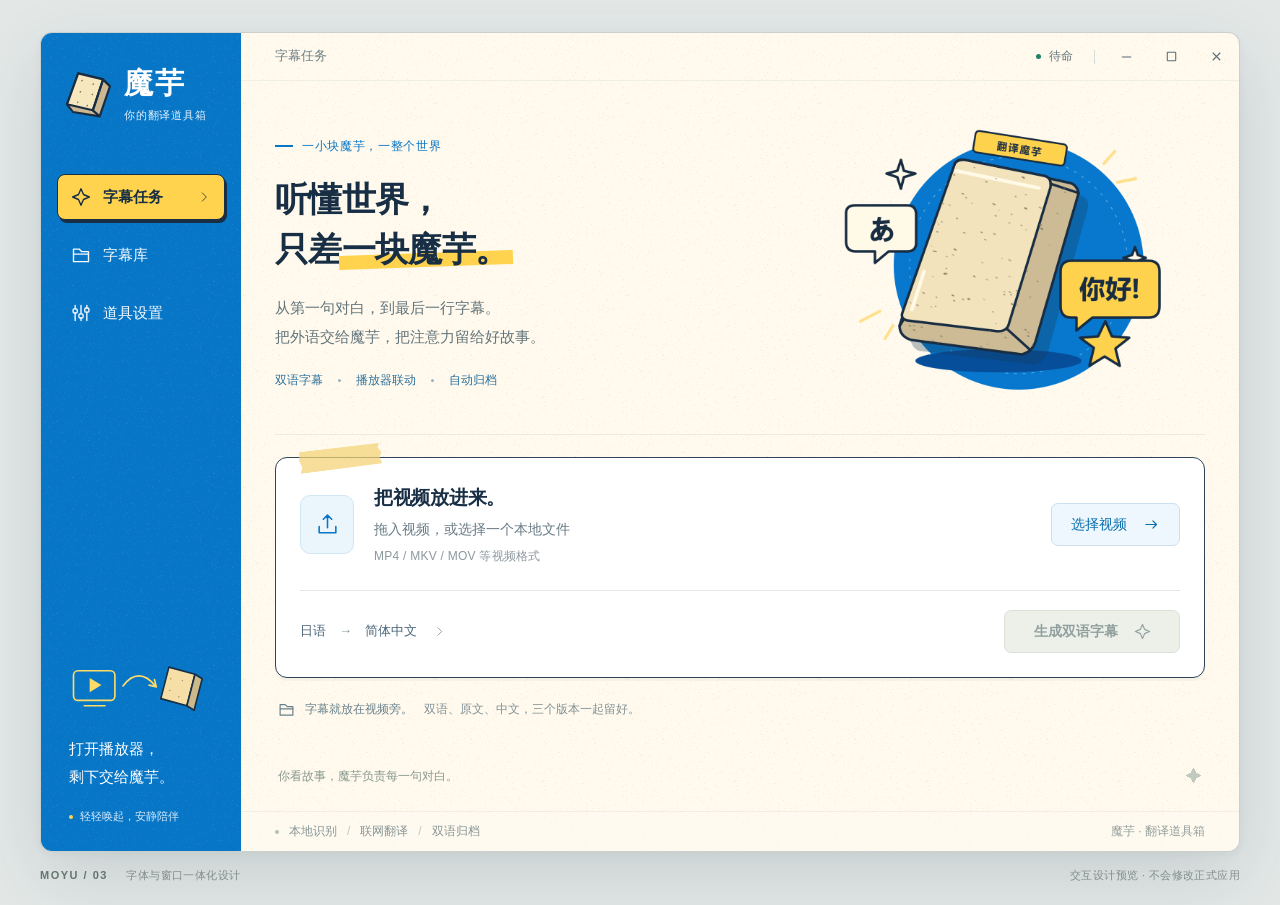
<file: docs/design/v3-typography/index.html>
<!doctype html>
<html lang="zh-CN"><head><meta charset="utf-8"><meta name="viewport" content="width=device-width,initial-scale=1"><title>魔芋 · 字体与一体化标题栏预览</title><link rel="stylesheet" href="preview.css"></head>
<body>
<svg class="svg-defs" aria-hidden="true"><defs>
<symbol id="spark" viewBox="0 0 24 24"><path d="m12 2 3 7 7 3-7 3-3 7-3-7-7-3 7-3Z"/></symbol>
<symbol id="folder" viewBox="0 0 24 24"><path d="M3 7V5h7l3 3h8v12H3Z"/><path d="M3 11h18"/></symbol>
<symbol id="sliders" viewBox="0 0 24 24"><path d="M5 3v4m0 5v9M12 3v10m0 5v3M19 3v3m0 5v10"/><rect x="2.5" y="7" width="5" height="5" rx="1.5"/><rect x="9.5" y="13" width="5" height="5" rx="1.5"/><rect x="16.5" y="6" width="5" height="5" rx="1.5"/></symbol>
<symbol id="arrow" viewBox="0 0 24 24"><path d="M4 12h15m-5-5 5 5-5 5"/></symbol>
<symbol id="upload" viewBox="0 0 24 24"><path d="M12 15V3m-4 4 4-4 4 4M4 14v6h16v-6"/></symbol>
<symbol id="check" viewBox="0 0 24 24"><path d="m5 12 4 4L19 6"/></symbol>
<symbol id="shield" viewBox="0 0 24 24"><path d="m12 2 8 3v6c0 5-8 10-8 10s-8-5-8-10V5Z"/><path d="m8 11 3 3 5-6"/></symbol>
<symbol id="film" viewBox="0 0 24 24"><rect x="3" y="3" width="18" height="18" rx="2"/><path d="M7 3v18M17 3v18M3 8h4m-4 8h4m10-8h4m-4 8h4"/></symbol>
<symbol id="chevron" viewBox="0 0 24 24"><path d="m9 5 7 7-7 7"/></symbol>
</defs></svg>
<main class="app" aria-label="魔芋设计预览">
<aside class="sidebar">
<div class="brand"><img src="../../../Assets/Brand/konjac-logo.svg" alt="厚切魔芋标志"><div><strong>魔芋</strong><span>你的翻译道具箱</span></div></div>
<nav class="navigation" aria-label="工作页面"><button data-page="task" aria-current="page"><svg class="icon"><use href="#spark"/></svg><span>字幕任务</span><svg class="icon next"><use href="#chevron"/></svg></button><button data-page="library"><svg class="icon"><use href="#folder"/></svg><span>字幕库</span><svg class="icon next"><use href="#chevron"/></svg></button><button data-page="settings"><svg class="icon"><use href="#sliders"/></svg><span>道具设置</span><svg class="icon next"><use href="#chevron"/></svg></button></nav>
<div class="side-bottom"><svg class="side-vignette" viewBox="0 0 160 74" aria-hidden="true" focusable="false" fill="none" stroke="currentColor" stroke-width="1.8" stroke-linecap="round" stroke-linejoin="round"><rect x="5" y="20" width="46" height="33" rx="5"/><path d="m23 28 13 8-13 8Z" fill="currentColor" stroke="none"/><path d="M17 59h23M60 37c11-15 24-15 36 0m-7-1 8 2-2-8"/><path d="m111 16 29 8-9 35-29-8Z" fill="#f5dfa7" stroke="#172e44"/><path d="m140 24 8 5-9 35-8-5 9-35" fill="#ccb98b" stroke="#172e44"/><g fill="#a18c60" stroke="none"><circle cx="113" cy="29" r=".8"/><circle cx="126" cy="31" r=".8"/><circle cx="112" cy="42" r=".8"/><circle cx="122" cy="49" r=".8"/></g></svg><p>打开播放器，<br>剩下交给魔芋。</p><div class="side-note"><span class="small-dot"></span>轻轻唤起，安静陪伴</div></div>
</aside>
<div class="workspace">
<header class="titlebar"><span id="page-name">字幕任务</span><div class="window-right"><span class="status"><i></i>待命</span><span class="title-separator"></span><div class="window-controls" aria-label="窗口控制示意"><button aria-label="最小化" data-window="minimize"><svg viewBox="0 0 16 16"><path d="M3 8.5h10"/></svg></button><button aria-label="最大化" id="maximize"><svg viewBox="0 0 16 16"><rect x="3.5" y="3.5" width="9" height="9" rx=".6"/></svg></button><button aria-label="关闭" class="close" data-window="close"><svg viewBox="0 0 16 16"><path d="m4 4 8 8m0-8-8 8"/></svg></button></div></div></header>
<div class="page-area">
<section id="task" class="page task-page" aria-label="字幕任务">
<div class="hero"><div class="hero-copy"><p class="eyebrow"><span></span> 一小块魔芋，一整个世界</p><h1>听懂世界，<br>只差<span class="highlight">一块魔芋。</span></h1><p class="hero-body">从第一句对白，到最后一行字幕。<br>把外语交给魔芋，把注意力留给好故事。</p><div class="features"><span>双语字幕</span><i></i><span>播放器联动</span><i></i><span>自动归档</span></div></div><img class="hero-art" src="../../../Assets/Brand/Hero.png" alt="厚切翻译魔芋、日语与中文对话气泡插画"></div>
<div class="upload-card" id="drop-area"><span class="paper-tape" aria-hidden="true"></span><div class="upload-main"><div class="upload-symbol"><svg class="icon"><use href="#upload"/></svg></div><div class="upload-copy"><h2 id="file-title">把视频放进来。</h2><p id="file-hint">拖入视频，或选择一个本地文件</p><span class="format">MP4 / MKV / MOV 等视频格式</span></div><button class="button secondary choose" id="choose">选择视频<svg class="icon"><use href="#arrow"/></svg></button><input hidden id="file" type="file" accept=".mp4,.mkv,.mov,.avi,.wmv,.flv,.webm,.m4v,.ts,.m2ts"></div><div class="upload-actions"><button class="language-link" id="language-link"><span id="language-label">日语</span><span class="muted-arrow">→</span><span>简体中文</span><svg class="icon"><use href="#chevron"/></svg></button><button class="button primary" id="generate" disabled>生成双语字幕<svg class="icon"><use href="#spark"/></svg></button></div></div>
<div class="output-note"><svg class="icon"><use href="#folder"/></svg><p>字幕就放在视频旁。<span>双语、原文、中文，三个版本一起留好。</span></p></div>
<div class="quiet-footer"><span>你看故事，魔芋负责每一句对白。</span><span class="tiny-spark">✦</span></div>
</section>
<section id="settings" class="page settings-page" aria-label="道具设置" hidden><div class="page-heading"><p class="eyebrow">按你的习惯来</p><h1>顺手的道具，不用反复操心。</h1><p>语言、翻译服务与播放器联动，都在这里。</p></div>
<div class="settings-grid"><div class="settings-cards"><section class="setting-card"><div class="card-heading"><h2>翻译服务</h2><span>用于联网翻译</span></div><label for="api-url">API 请求地址</label><input id="api-url" type="url" placeholder="https://api.example.com/v1" autocomplete="off"><div class="field-pair"><div><label for="model">模型名称</label><input id="model" placeholder="填写你的翻译模型" autocomplete="off"></div><div><label for="api-key">API Key <span class="field-aside">仅作样式预览</span></label><div class="key-field"><input id="api-key" type="password" placeholder="不需要填写真实密钥" autocomplete="off"><button id="show-key" aria-label="显示密钥">显示</button></div></div></div><p class="field-note"><svg class="icon"><use href="#shield"/></svg>正式应用将密钥保存在 Windows 凭据管理器中。</p></section>
<section class="setting-card language-card"><div class="card-heading"><h2>语言与输出</h2><span>对新任务生效</span></div><div class="language-row"><div><label for="language">视频源语言</label><select id="language"><option value="日语">日语（默认）</option><option value="英语">英语</option><option value="韩语">韩语</option><option value="法语">法语</option></select></div><span class="translation-to">→<span>简体中文</span></span><p>不选择时，<br>默认按日语识别。</p></div><label for="output">字幕库目录</label><div class="directory-field"><input id="output" placeholder="选择你喜欢的归档位置" readonly><button class="button subtle" id="choose-directory">选择目录</button></div></section>
<section class="setting-card background-card"><div class="card-heading"><h2>播放器联动</h2></div><div class="switch-row"><div><label for="watcher-switch">打开 PotPlayer 时唤起魔芋</label><p>由独立小型检测器完成，不需要主程序常驻。</p></div><button class="switch" id="watcher-switch" role="switch" aria-checked="true" aria-label="打开 PotPlayer 时唤起魔芋"><span></span></button></div></section></div><aside class="settings-note"><svg class="icon"><use href="#shield"/></svg><h3>安心设置，<br>轻松开看。</h3><p>识别在本地完成，<br>翻译使用你选择的服务。</p><hr><p>这里先展示排版与操作，<br>不会保存设置或连接服务。</p><span class="note-sign">魔芋的小提醒</span></aside></div></section>
<section id="library" class="page library-page" aria-label="字幕库" hidden><div class="page-heading"><p class="eyebrow">把对白好好收藏</p><h1>好故事，值得再看一次。</h1><p>双语、源语言与中文版本，整整齐齐放在一起。</p></div><div class="library-toolbar"><span>我的字幕归档 <b>0</b></span><button class="button subtle" id="refresh-library">刷新列表</button></div><div class="library-card"><div class="library-columns"><span>视频归档</span><span>字幕文件</span><span>更新时间</span></div><div class="empty-library"><div class="empty-icon"><svg class="icon"><use href="#folder"/></svg></div><h2>这里，等着你的第一部故事。</h2><p>生成字幕后，三个版本会自动归档。<br>下一次重温，不用再找。</p><button class="button secondary" data-goto-task>去生成字幕<svg class="icon"><use href="#arrow"/></svg></button></div></div></section>
</div>
<footer class="app-footer"><div id="footer-task"><span class="footer-dot"></span>本地识别<span class="footer-divider">/</span>联网翻译<span class="footer-divider">/</span>双语归档</div><div id="footer-settings" hidden><span>设置仅在本次预览中展示</span><div><button class="button subtle" id="test-connection">测试连接</button><button class="button primary small" id="save-settings">保存设置<svg class="icon"><use href="#check"/></svg></button></div></div><span id="footer-right">魔芋 · 翻译道具箱</span></footer>
</div><div class="toast" role="status" aria-live="polite" hidden></div>
</main>
<div class="preview-caption"><span><b>MOYU / 03</b> 字体与窗口一体化设计</span><span>交互设计预览 · 不会修改正式应用</span></div>
<script src="preview.js"></script></body></html>
</file>
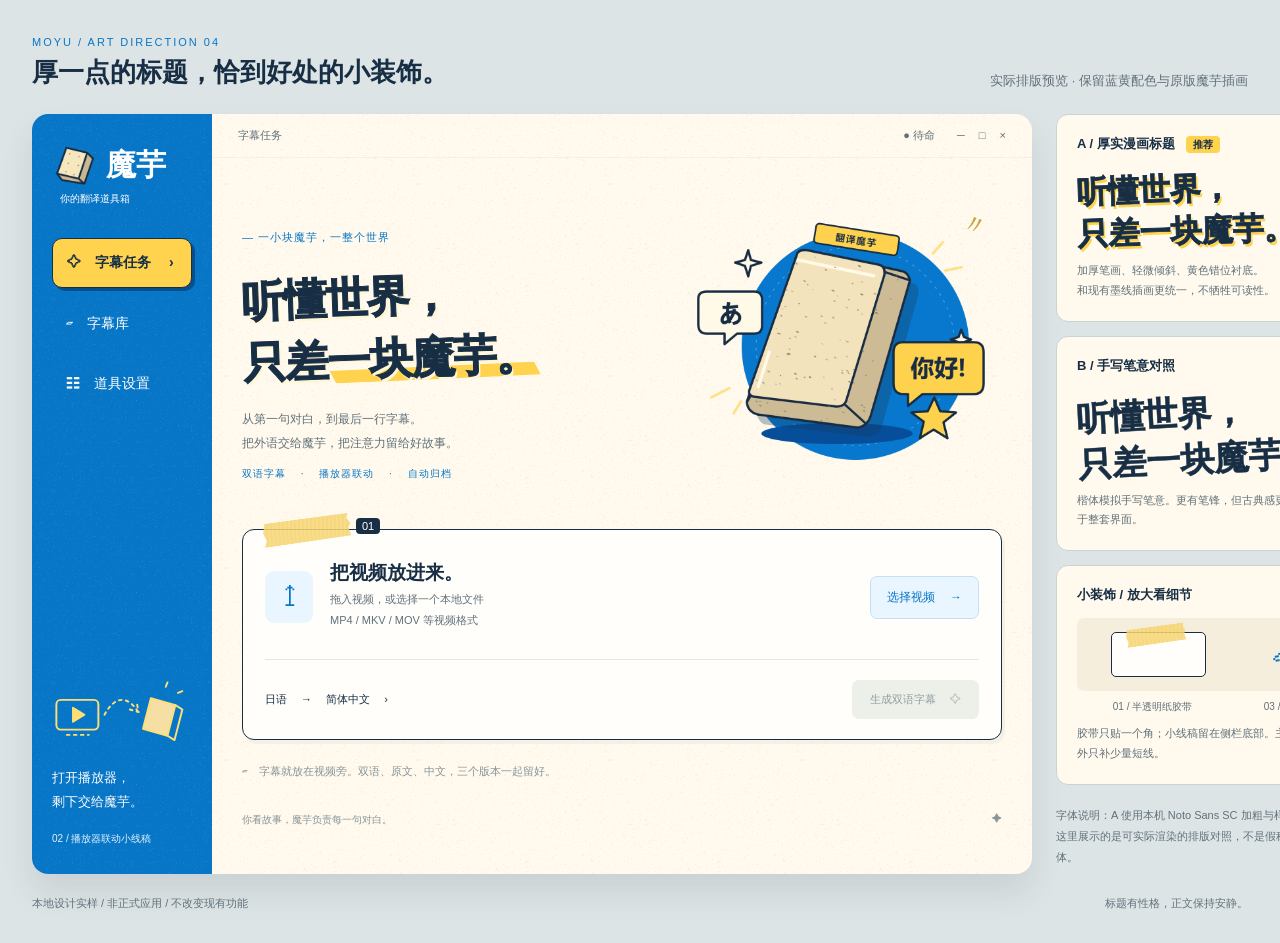
<file: docs/design/v4-lettering/index.html>
<!DOCTYPE html><html lang="zh-CN"><meta charset="utf-8"><title>魔芋 · 标题与小装饰实样</title><style>
*{box-sizing:border-box}body{margin:0;background:#dde4e5;color:#172e44;font-family:'Noto Sans SC','Microsoft YaHei UI',sans-serif;padding:32px}header{display:flex;align-items:end;justify-content:space-between;margin-bottom:24px}header h1{margin:5px 0 0;font-size:26px}small{letter-spacing:2px;font-size:11px;color:#0876c6}.intro{font-size:13px;color:#61717b}.board{display:grid;grid-template-columns:1000px 344px;gap:24px}.app{height:760px;background:#fffaed url('../v3-typography/paper-grain.png');border-radius:16px;overflow:hidden;display:grid;grid-template-columns:180px 1fr;box-shadow:0 18px 32px #172e441a}aside{background:#0876c6 url('../v3-typography/blue-grain.png');padding:28px 20px;color:white;display:flex;flex-direction:column}.brand{display:flex;align-items:center;gap:8px}.brand img{width:46px}.brand b{font-size:30px;font-weight:900}.tag{font-size:10px;margin:4px 0 32px 8px}.nav{padding:15px 14px;margin:0 0 12px;font-size:14px}.nav.active{background:#ffd34e;color:#172e44;border:1.5px solid #172e44;border-radius:10px;box-shadow:3px 3px #064f8d;font-weight:800}.sidebottom{margin-top:auto}.sidebottom p{font-size:13px;line-height:1.9}.sidebottom small{color:#e0f2ff;font-size:10px;letter-spacing:0}.vignette{width:140px;height:72px;color:#ffdf74}.main{min-width:0}.bar{height:44px;border-bottom:1px solid #172e440c;display:flex;justify-content:space-between;padding:14px 26px;font-size:11px;color:#61717b}.content{padding:30px}.hero{height:335px;position:relative;display:flex;align-items:center}.copy{position:relative;z-index:1;width:430px}.eyebrow{font-size:11px;color:#0876c6;letter-spacing:1px}.display{font-weight:950;font-size:43px;line-height:1.45;letter-spacing:-1px;-webkit-text-stroke:1px #172e44;transform:rotate(-2deg);margin:18px 0 20px;text-shadow:2px 3px 0 #fff6d7}.display span{position:relative;white-space:nowrap}.display span:before{content:'';position:absolute;left:2px;right:-3px;bottom:1px;height:15px;background:#ffd34e;z-index:-1;clip-path:polygon(0 15%,97% 0,100% 86%,3% 100%)}.copy p{font-size:12px;line-height:2;color:#61717b}.hero img{position:absolute;width:355px;right:-23px;top:22px}.features{font-size:10px;color:#0876c6;letter-spacing:1px}.card{position:relative;margin-top:6px;background:#fffefa;border:1.5px solid #172e44;border-radius:12px;padding:30px 22px 20px;box-shadow:3px 4px #172e440a}.tape{position:absolute;width:88px;height:24px;top:-12px;left:20px;background:repeating-linear-gradient(95deg,#f5d16ed9 0 2px,#f7d775db 2px 4px);transform:rotate(-8deg);clip-path:polygon(3% 0,98% 3%,96% 23%,100% 45%,97% 64%,99% 97%,0 100%,3% 71%,0 40%);box-shadow:0 1px 3px #0002}.row{display:flex;align-items:center;gap:17px}.upload{border-radius:9px;background:#eaf6ff;padding:10px 17px;color:#0876c6;font-size:28px}.row h2{margin:0;font-size:19px;font-weight:850}.row p{font-size:11px;color:#61717b;margin:6px 0}.choose{margin-left:auto;background:#eaf6ff;border:1px solid #c5e0f4;border-radius:7px;padding:12px 16px;color:#0876c6;font-size:12px}.actions{border-top:1px solid #e2e6e4;margin-top:25px;padding-top:20px;display:flex;justify-content:space-between;font-size:11px;align-items:center}.disabled{padding:12px 18px;background:#edf0e9;color:#92a0a3;border-radius:7px}.footnote{font-size:11px;color:#87949a;margin-top:24px}.bottom{display:flex;justify-content:space-between;margin-top:34px;color:#87949a;font-size:10px}.panel{background:#fffaed;border:1px solid #cbd4d4;border-radius:12px;padding:20px;margin-bottom:14px}.panel h2{font-size:13px;margin:0 0 14px}.panel p{font-size:11px;line-height:1.8;color:#61717b;margin:10px 0 0}.badge{background:#ffd34e;padding:3px 7px;border-radius:4px;font-size:10px;margin-left:8px}.a-sample{font-size:31px;font-weight:950;-webkit-text-stroke:.8px #172e44;transform:rotate(-2deg);text-shadow:2px 3px #ffd34e}.b-sample{font-family:KaiTi,STKaiti,serif;font-size:34px;font-weight:900;transform:rotate(-3deg);-webkit-text-stroke:.45px #172e44}.details{display:flex;align-items:center;justify-content:space-around;height:73px;background:#f5eedc;border-radius:7px}.detailtape{position:relative;width:95px;height:45px;background:#fffefa;border:1px solid #172e44;border-radius:5px}.detailtape .tape{width:60px;height:18px;left:14px;top:-7px}.marks{font-size:32px;color:#0876c6;transform:rotate(-12deg)}.desc{font-size:10px;color:#61717b;display:flex;justify-content:space-around;margin-top:9px}.note{font-size:11px;color:#61717b;line-height:1.9;margin-top:20px}.num{font-size:11px;background:#172e44;color:#fff;padding:2px 6px;border-radius:4px}.call{position:absolute;left:113px;top:-12px}.inkmarks{position:absolute;right:14px;top:18px;color:#c8a138;font-size:28px;transform:rotate(20deg)}footer{display:flex;justify-content:space-between;font-size:11px;color:#61717b;margin-top:22px}
</style><header><div><small>MOYU / ART DIRECTION 04</small><h1>厚一点的标题，恰到好处的小装饰。</h1></div><div class="intro">实际排版预览 · 保留蓝黄配色与原版魔芋插画</div></header><div class="board"><div class="app"><aside><div class="brand"><img src="../../../Assets/Brand/Logo.png"><b>魔芋</b></div><div class="tag">你的翻译道具箱</div><div class="nav active">✧　字幕任务　 ›</div><div class="nav">▱　字幕库</div><div class="nav">☷　道具设置</div><div class="sidebottom"><svg class="vignette" viewBox="0 0 160 80" fill="none" stroke="currentColor" stroke-width="2.2" stroke-linecap="round" stroke-linejoin="round"><rect x="5" y="25" width="48" height="34" rx="5"/><path d="m24 34 13 8-13 8Z" fill="currentColor"/><path d="M17 65h25M60 42c12-22 26-22 38-4m-9-2 10 3-2-10" stroke-dasharray="3 5"/><path d="m113 23 28 8-9 35-28-8Z" fill="#f5dfa7"/><path d="m141 31 8 5-9 35-8-5M112 36l1 1m12 0 1 1m-12 10 1 1m11 5 1 1"/><path d="m130 10 2-5m12 12 5-2"/></svg><p>打开播放器，<br>剩下交给魔芋。</p><small>02 / 播放器联动小线稿</small></div></aside><div class="main"><div class="bar"><span>字幕任务</span><span>● 待命　　─　 □　 ×</span></div><div class="content"><div class="hero"><div class="copy"><div class="eyebrow">— 一小块魔芋，一整个世界</div><div class="display">听懂世界，<br>只差<span>一块魔芋。</span></div><p>从第一句对白，到最后一行字幕。<br>把外语交给魔芋，把注意力留给好故事。</p><div class="features">双语字幕　 ·　 播放器联动　 ·　 自动归档</div></div><img src="../../../Assets/Brand/Hero.png"><div class="inkmarks">〃</div></div><div class="card"><i class="tape"></i><span class="call num">01</span><div class="row"><div class="upload">↥</div><div><h2>把视频放进来。</h2><p>拖入视频，或选择一个本地文件</p><p>MP4 / MKV / MOV 等视频格式</p></div><div class="choose">选择视频　 →</div></div><div class="actions"><span>日语　 →　 简体中文　 ›</span><span class="disabled">生成双语字幕　 ✧</span></div></div><div class="footnote">▱　字幕就放在视频旁。双语、原文、中文，三个版本一起留好。</div><div class="bottom"><span>你看故事，魔芋负责每一句对白。</span><span>✦</span></div></div></div></div><section><div class="panel"><h2>A / 厚实漫画标题 <span class="badge">推荐</span></h2><div class="a-sample">听懂世界，<br>只差一块魔芋。</div><p>加厚笔画、轻微倾斜、黄色错位衬底。<br>和现有墨线插画更统一，不牺牲可读性。</p></div><div class="panel"><h2>B / 手写笔意对照</h2><div class="b-sample">听懂世界，<br>只差一块魔芋。</div><p>楷体模拟手写笔意。更有笔锋，但古典感更强；不建议直接用于整套界面。</p></div><div class="panel"><h2>小装饰 / 放大看细节</h2><div class="details"><div class="detailtape"><i class="tape"></i></div><div class="marks">✧ 〃</div></div><div class="desc"><span>01 / 半透明纸胶带</span><span>03 / 星芒与短笔触</span></div><p>胶带只贴一个角；小线稿留在侧栏底部。主插画已有星芒，额外只补少量短线。</p></div><div class="note">字体说明：A 使用本机 Noto Sans SC 加粗与样式处理；B 使用楷体。这里展示的是可实际渲染的排版对照，不是假称已经找到专用漫画字体。</div></section></div><footer><span>本地设计实样 / 非正式应用 / 不改变现有功能</span><span>标题有性格，正文保持安静。</span></footer></html>
</file>
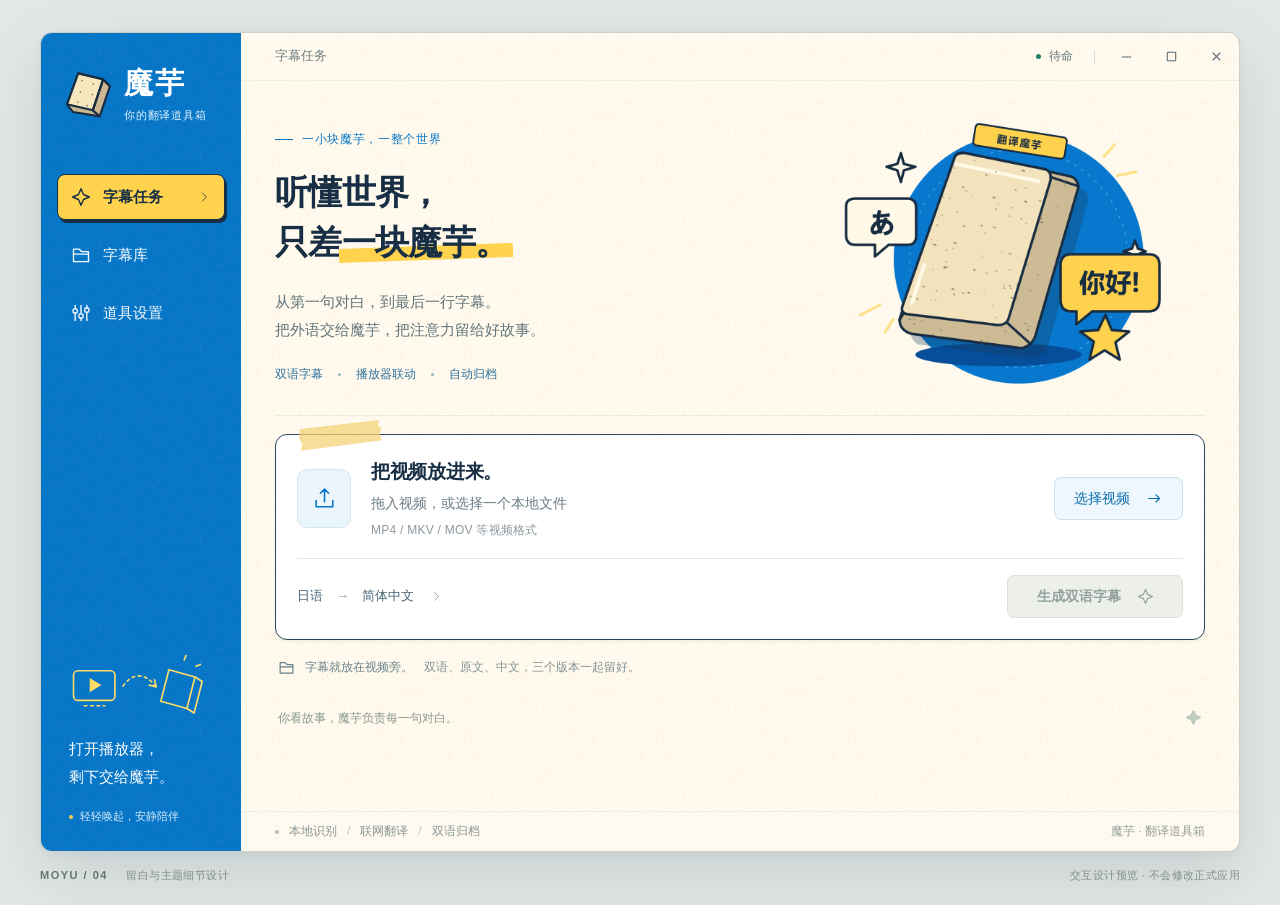
<file: docs/design/v4-space-decor/index.html>
<!doctype html>
<html lang="zh-CN"><head><meta charset="utf-8"><meta name="viewport" content="width=device-width,initial-scale=1"><title>魔芋 · 留白与主题细节预览</title><link rel="stylesheet" href="preview.css"></head>
<body>
<svg class="svg-defs" aria-hidden="true"><defs>
<symbol id="spark" viewBox="0 0 24 24"><path d="m12 2 3 7 7 3-7 3-3 7-3-7-7-3 7-3Z"/></symbol>
<symbol id="folder" viewBox="0 0 24 24"><path d="M3 7V5h7l3 3h8v12H3Z"/><path d="M3 11h18"/></symbol>
<symbol id="sliders" viewBox="0 0 24 24"><path d="M5 3v4m0 5v9M12 3v10m0 5v3M19 3v3m0 5v10"/><rect x="2.5" y="7" width="5" height="5" rx="1.5"/><rect x="9.5" y="13" width="5" height="5" rx="1.5"/><rect x="16.5" y="6" width="5" height="5" rx="1.5"/></symbol>
<symbol id="arrow" viewBox="0 0 24 24"><path d="M4 12h15m-5-5 5 5-5 5"/></symbol>
<symbol id="upload" viewBox="0 0 24 24"><path d="M12 15V3m-4 4 4-4 4 4M4 14v6h16v-6"/></symbol>
<symbol id="check" viewBox="0 0 24 24"><path d="m5 12 4 4L19 6"/></symbol>
<symbol id="shield" viewBox="0 0 24 24"><path d="m12 2 8 3v6c0 5-8 10-8 10s-8-5-8-10V5Z"/><path d="m8 11 3 3 5-6"/></symbol>
<symbol id="film" viewBox="0 0 24 24"><rect x="3" y="3" width="18" height="18" rx="2"/><path d="M7 3v18M17 3v18M3 8h4m-4 8h4m10-8h4m-4 8h4"/></symbol>
<symbol id="chevron" viewBox="0 0 24 24"><path d="m9 5 7 7-7 7"/></symbol>
</defs></svg>
<main class="app" aria-label="魔芋设计预览">
<aside class="sidebar">
<div class="brand"><img src="../../../Assets/Brand/konjac-logo.svg" alt="厚切魔芋标志"><div><strong>魔芋</strong><span>你的翻译道具箱</span></div></div>
<nav class="navigation" aria-label="工作页面"><button data-page="task" aria-current="page"><svg class="icon"><use href="#spark"/></svg><span>字幕任务</span><svg class="icon next"><use href="#chevron"/></svg></button><button data-page="library"><svg class="icon"><use href="#folder"/></svg><span>字幕库</span><svg class="icon next"><use href="#chevron"/></svg></button><button data-page="settings"><svg class="icon"><use href="#sliders"/></svg><span>道具设置</span><svg class="icon next"><use href="#chevron"/></svg></button></nav>
<div class="side-bottom"><svg class="side-vignette" viewBox="0 0 160 74" aria-hidden="true" focusable="false" fill="none" stroke="currentColor" stroke-width="1.8" stroke-linecap="round" stroke-linejoin="round"><rect x="5" y="20" width="46" height="33" rx="5"/><path d="m23 28 13 8-13 8Z" fill="currentColor" stroke="none"/><path d="M17 59h23M60 37c11-15 24-15 36 0" stroke-dasharray="3 4"/><path d="m89 36 8 2-2-8"/><g class="konjac-outline"><path d="m111 19 29 8-9 35-29-8Z"/><path d="m140 27 8 5-9 35-8-5"/></g><path class="konjac-rays" d="m128 8 2-5m11 12 5-2"/></svg><p>打开播放器，<br>剩下交给魔芋。</p><div class="side-note"><span class="small-dot"></span>轻轻唤起，安静陪伴</div></div>
</aside>
<div class="workspace">
<header class="titlebar"><span id="page-name">字幕任务</span><div class="window-right"><span class="status"><i></i>待命</span><span class="title-separator"></span><div class="window-controls" aria-label="窗口控制示意"><button aria-label="最小化" data-window="minimize"><svg viewBox="0 0 16 16"><path d="M3 8.5h10"/></svg></button><button aria-label="最大化" id="maximize"><svg viewBox="0 0 16 16"><rect x="3.5" y="3.5" width="9" height="9" rx=".6"/></svg></button><button aria-label="关闭" class="close" data-window="close"><svg viewBox="0 0 16 16"><path d="m4 4 8 8m0-8-8 8"/></svg></button></div></div></header>
<div class="page-area">
<section id="task" class="page task-page" aria-label="字幕任务">
<div class="hero"><div class="hero-copy"><p class="eyebrow"><span></span> 一小块魔芋，一整个世界</p><h1>听懂世界，<br>只差<span class="highlight">一块魔芋。</span></h1><p class="hero-body">从第一句对白，到最后一行字幕。<br>把外语交给魔芋，把注意力留给好故事。</p><div class="features"><span>双语字幕</span><i></i><span>播放器联动</span><i></i><span>自动归档</span></div></div><img class="hero-art" src="../../../Assets/Brand/Hero.png" alt="厚切翻译魔芋、日语与中文对话气泡插画"></div>
<div class="upload-card" id="drop-area"><span class="paper-tape" aria-hidden="true"></span><div class="upload-main"><div class="upload-symbol"><svg class="icon"><use href="#upload"/></svg></div><div class="upload-copy"><h2 id="file-title">把视频放进来。</h2><p id="file-hint">拖入视频，或选择一个本地文件</p><span class="format">MP4 / MKV / MOV 等视频格式</span></div><button class="button secondary choose" id="choose">选择视频<svg class="icon"><use href="#arrow"/></svg></button><input hidden id="file" type="file" accept=".mp4,.mkv,.mov,.avi,.wmv,.flv,.webm,.m4v,.ts,.m2ts"></div><div class="upload-actions"><button class="language-link" id="language-link"><span id="language-label">日语</span><span class="muted-arrow">→</span><span>简体中文</span><svg class="icon"><use href="#chevron"/></svg></button><button class="button primary" id="generate" disabled>生成双语字幕<svg class="icon"><use href="#spark"/></svg></button></div></div>
<div class="output-note"><svg class="icon"><use href="#folder"/></svg><p>字幕就放在视频旁。<span>双语、原文、中文，三个版本一起留好。</span></p></div>
<div class="quiet-footer"><span>你看故事，魔芋负责每一句对白。</span><span class="tiny-spark">✦</span></div>
</section>
<section id="settings" class="page settings-page" aria-label="道具设置" hidden><div class="page-heading"><p class="eyebrow">按你的习惯来</p><h1>顺手的道具，不用反复操心。</h1><p>语言、翻译服务与播放器联动，都在这里。</p></div>
<div class="settings-grid"><div class="settings-cards"><section class="setting-card"><div class="card-heading"><h2>翻译服务</h2><span>用于联网翻译</span></div><label for="api-url">API 请求地址</label><input id="api-url" type="url" placeholder="https://api.example.com/v1" autocomplete="off"><div class="field-pair"><div><label for="model">模型名称</label><input id="model" placeholder="填写你的翻译模型" autocomplete="off"></div><div><label for="api-key">API Key <span class="field-aside">仅作样式预览</span></label><div class="key-field"><input id="api-key" type="password" placeholder="不需要填写真实密钥" autocomplete="off"><button id="show-key" aria-label="显示密钥">显示</button></div></div></div><p class="field-note"><svg class="icon"><use href="#shield"/></svg>正式应用将密钥保存在 Windows 凭据管理器中。</p></section>
<section class="setting-card language-card"><div class="card-heading"><h2>语言与输出</h2><span>对新任务生效</span></div><div class="language-row"><div><label for="language">视频源语言</label><select id="language"><option value="日语">日语（默认）</option><option value="英语">英语</option><option value="韩语">韩语</option><option value="法语">法语</option></select></div><span class="translation-to">→<span>简体中文</span></span><p>不选择时，<br>默认按日语识别。</p></div><label for="output">字幕库目录</label><div class="directory-field"><input id="output" placeholder="选择你喜欢的归档位置" readonly><button class="button subtle" id="choose-directory">选择目录</button></div></section>
<section class="setting-card background-card"><div class="card-heading"><h2>播放器联动</h2></div><div class="switch-row"><div><label for="watcher-switch">打开 PotPlayer 时唤起魔芋</label><p>由独立小型检测器完成，不需要主程序常驻。</p></div><button class="switch" id="watcher-switch" role="switch" aria-checked="true" aria-label="打开 PotPlayer 时唤起魔芋"><span></span></button></div></section></div><aside class="settings-note"><svg class="icon"><use href="#shield"/></svg><h3>安心设置，<br>轻松开看。</h3><p>识别在本地完成，<br>翻译使用你选择的服务。</p><hr><p>这里先展示排版与操作，<br>不会保存设置或连接服务。</p><span class="note-sign">魔芋的小提醒</span></aside></div></section>
<section id="library" class="page library-page" aria-label="字幕库" hidden><div class="page-heading"><p class="eyebrow">把对白好好收藏</p><h1>好故事，值得再看一次。</h1><p>双语、源语言与中文版本，整整齐齐放在一起。</p></div><div class="library-toolbar"><span>我的字幕归档 <b>0</b></span><button class="button subtle" id="refresh-library">刷新列表</button></div><div class="library-card"><div class="library-columns"><span>视频归档</span><span>字幕文件</span><span>更新时间</span></div><div class="empty-library"><div class="empty-icon"><svg class="icon"><use href="#folder"/></svg></div><h2>这里，等着你的第一部故事。</h2><p>生成字幕后，三个版本会自动归档。<br>下一次重温，不用再找。</p><button class="button secondary" data-goto-task>去生成字幕<svg class="icon"><use href="#arrow"/></svg></button></div></div></section>
</div>
<footer class="app-footer"><div id="footer-task"><span class="footer-dot"></span>本地识别<span class="footer-divider">/</span>联网翻译<span class="footer-divider">/</span>双语归档</div><div id="footer-settings" hidden><span>设置仅在本次预览中展示</span><div><button class="button subtle" id="test-connection">测试连接</button><button class="button primary small" id="save-settings">保存设置<svg class="icon"><use href="#check"/></svg></button></div></div><span id="footer-right">魔芋 · 翻译道具箱</span></footer>
</div><div class="toast" role="status" aria-live="polite" hidden></div>
</main>
<div class="preview-caption"><span><b>MOYU / 04</b> 留白与主题细节设计</span><span>交互设计预览 · 不会修改正式应用</span></div>
<script src="preview.js"></script></body></html>
</file>
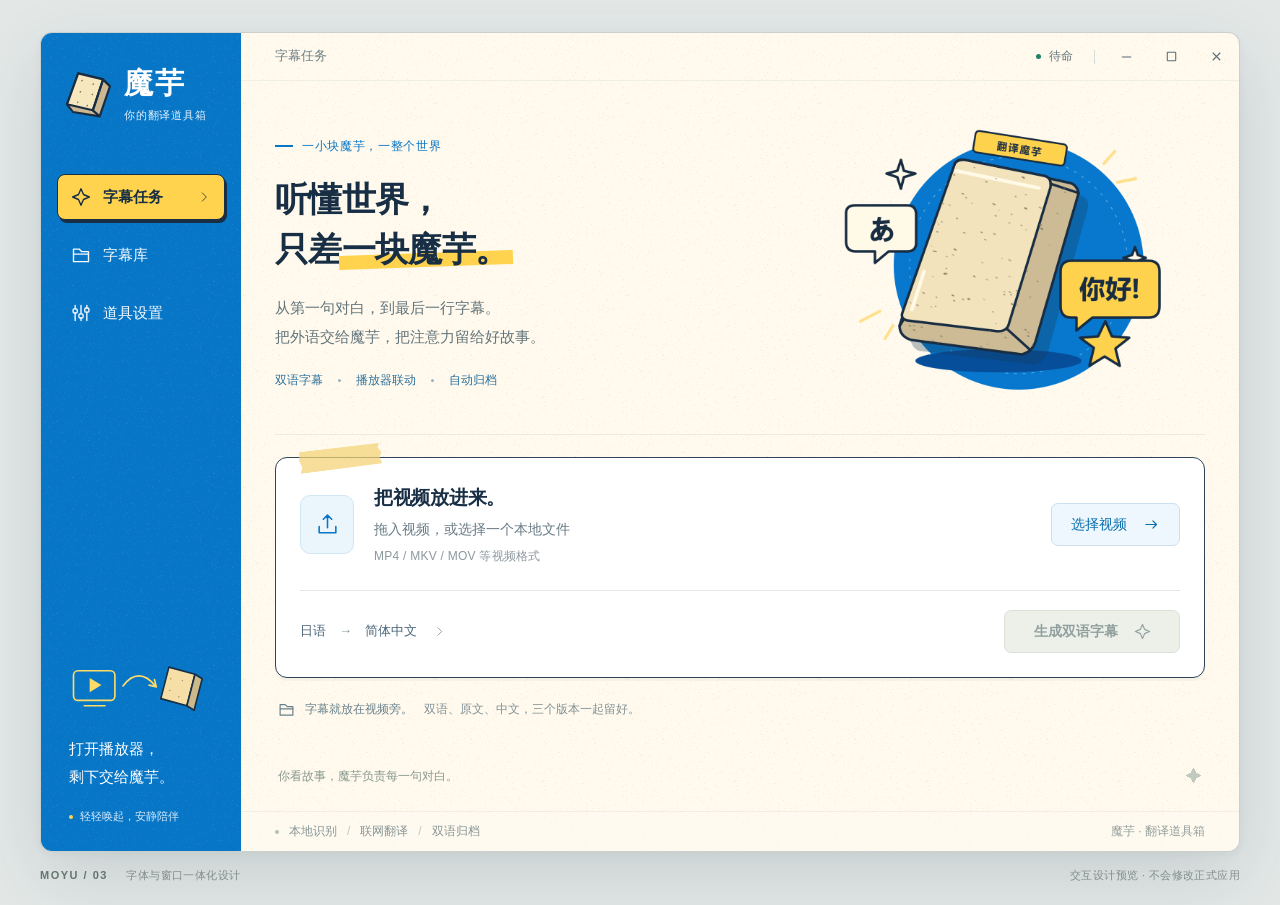
<file: docs/design/archive/v3-typography/index.html>
<!doctype html>
<html lang="zh-CN"><head><meta charset="utf-8"><meta name="viewport" content="width=device-width,initial-scale=1"><title>魔芋 · 字体与一体化标题栏预览</title><link rel="stylesheet" href="preview.css"></head>
<body>
<svg class="svg-defs" aria-hidden="true"><defs>
<symbol id="spark" viewBox="0 0 24 24"><path d="m12 2 3 7 7 3-7 3-3 7-3-7-7-3 7-3Z"/></symbol>
<symbol id="folder" viewBox="0 0 24 24"><path d="M3 7V5h7l3 3h8v12H3Z"/><path d="M3 11h18"/></symbol>
<symbol id="sliders" viewBox="0 0 24 24"><path d="M5 3v4m0 5v9M12 3v10m0 5v3M19 3v3m0 5v10"/><rect x="2.5" y="7" width="5" height="5" rx="1.5"/><rect x="9.5" y="13" width="5" height="5" rx="1.5"/><rect x="16.5" y="6" width="5" height="5" rx="1.5"/></symbol>
<symbol id="arrow" viewBox="0 0 24 24"><path d="M4 12h15m-5-5 5 5-5 5"/></symbol>
<symbol id="upload" viewBox="0 0 24 24"><path d="M12 15V3m-4 4 4-4 4 4M4 14v6h16v-6"/></symbol>
<symbol id="check" viewBox="0 0 24 24"><path d="m5 12 4 4L19 6"/></symbol>
<symbol id="shield" viewBox="0 0 24 24"><path d="m12 2 8 3v6c0 5-8 10-8 10s-8-5-8-10V5Z"/><path d="m8 11 3 3 5-6"/></symbol>
<symbol id="film" viewBox="0 0 24 24"><rect x="3" y="3" width="18" height="18" rx="2"/><path d="M7 3v18M17 3v18M3 8h4m-4 8h4m10-8h4m-4 8h4"/></symbol>
<symbol id="chevron" viewBox="0 0 24 24"><path d="m9 5 7 7-7 7"/></symbol>
</defs></svg>
<main class="app" aria-label="魔芋设计预览">
<aside class="sidebar">
<div class="brand"><img src="../../../../Assets/Brand/konjac-logo.svg" alt="厚切魔芋标志"><div><strong>魔芋</strong><span>你的翻译道具箱</span></div></div>
<nav class="navigation" aria-label="工作页面"><button data-page="task" aria-current="page"><svg class="icon"><use href="#spark"/></svg><span>字幕任务</span><svg class="icon next"><use href="#chevron"/></svg></button><button data-page="library"><svg class="icon"><use href="#folder"/></svg><span>字幕库</span><svg class="icon next"><use href="#chevron"/></svg></button><button data-page="settings"><svg class="icon"><use href="#sliders"/></svg><span>道具设置</span><svg class="icon next"><use href="#chevron"/></svg></button></nav>
<div class="side-bottom"><svg class="side-vignette" viewBox="0 0 160 74" aria-hidden="true" focusable="false" fill="none" stroke="currentColor" stroke-width="1.8" stroke-linecap="round" stroke-linejoin="round"><rect x="5" y="20" width="46" height="33" rx="5"/><path d="m23 28 13 8-13 8Z" fill="currentColor" stroke="none"/><path d="M17 59h23M60 37c11-15 24-15 36 0m-7-1 8 2-2-8"/><path d="m111 16 29 8-9 35-29-8Z" fill="#f5dfa7" stroke="#172e44"/><path d="m140 24 8 5-9 35-8-5 9-35" fill="#ccb98b" stroke="#172e44"/><g fill="#a18c60" stroke="none"><circle cx="113" cy="29" r=".8"/><circle cx="126" cy="31" r=".8"/><circle cx="112" cy="42" r=".8"/><circle cx="122" cy="49" r=".8"/></g></svg><p>打开播放器，<br>剩下交给魔芋。</p><div class="side-note"><span class="small-dot"></span>轻轻唤起，安静陪伴</div></div>
</aside>
<div class="workspace">
<header class="titlebar"><span id="page-name">字幕任务</span><div class="window-right"><span class="status"><i></i>待命</span><span class="title-separator"></span><div class="window-controls" aria-label="窗口控制示意"><button aria-label="最小化" data-window="minimize"><svg viewBox="0 0 16 16"><path d="M3 8.5h10"/></svg></button><button aria-label="最大化" id="maximize"><svg viewBox="0 0 16 16"><rect x="3.5" y="3.5" width="9" height="9" rx=".6"/></svg></button><button aria-label="关闭" class="close" data-window="close"><svg viewBox="0 0 16 16"><path d="m4 4 8 8m0-8-8 8"/></svg></button></div></div></header>
<div class="page-area">
<section id="task" class="page task-page" aria-label="字幕任务">
<div class="hero"><div class="hero-copy"><p class="eyebrow"><span></span> 一小块魔芋，一整个世界</p><h1>听懂世界，<br>只差<span class="highlight">一块魔芋。</span></h1><p class="hero-body">从第一句对白，到最后一行字幕。<br>把外语交给魔芋，把注意力留给好故事。</p><div class="features"><span>双语字幕</span><i></i><span>播放器联动</span><i></i><span>自动归档</span></div></div><img class="hero-art" src="../../../../Assets/Brand/Hero.png" alt="厚切翻译魔芋、日语与中文对话气泡插画"></div>
<div class="upload-card" id="drop-area"><span class="paper-tape" aria-hidden="true"></span><div class="upload-main"><div class="upload-symbol"><svg class="icon"><use href="#upload"/></svg></div><div class="upload-copy"><h2 id="file-title">把视频放进来。</h2><p id="file-hint">拖入视频，或选择一个本地文件</p><span class="format">MP4 / MKV / MOV 等视频格式</span></div><button class="button secondary choose" id="choose">选择视频<svg class="icon"><use href="#arrow"/></svg></button><input hidden id="file" type="file" accept=".mp4,.mkv,.mov,.avi,.wmv,.flv,.webm,.m4v,.ts,.m2ts"></div><div class="upload-actions"><button class="language-link" id="language-link"><span id="language-label">日语</span><span class="muted-arrow">→</span><span>简体中文</span><svg class="icon"><use href="#chevron"/></svg></button><button class="button primary" id="generate" disabled>生成双语字幕<svg class="icon"><use href="#spark"/></svg></button></div></div>
<div class="output-note"><svg class="icon"><use href="#folder"/></svg><p>字幕就放在视频旁。<span>双语、原文、中文，三个版本一起留好。</span></p></div>
<div class="quiet-footer"><span>你看故事，魔芋负责每一句对白。</span><span class="tiny-spark">✦</span></div>
</section>
<section id="settings" class="page settings-page" aria-label="道具设置" hidden><div class="page-heading"><p class="eyebrow">按你的习惯来</p><h1>顺手的道具，不用反复操心。</h1><p>语言、翻译服务与播放器联动，都在这里。</p></div>
<div class="settings-grid"><div class="settings-cards"><section class="setting-card"><div class="card-heading"><h2>翻译服务</h2><span>用于联网翻译</span></div><label for="api-url">API 请求地址</label><input id="api-url" type="url" placeholder="https://api.example.com/v1" autocomplete="off"><div class="field-pair"><div><label for="model">模型名称</label><input id="model" placeholder="填写你的翻译模型" autocomplete="off"></div><div><label for="api-key">API Key <span class="field-aside">仅作样式预览</span></label><div class="key-field"><input id="api-key" type="password" placeholder="不需要填写真实密钥" autocomplete="off"><button id="show-key" aria-label="显示密钥">显示</button></div></div></div><p class="field-note"><svg class="icon"><use href="#shield"/></svg>正式应用将密钥保存在 Windows 凭据管理器中。</p></section>
<section class="setting-card language-card"><div class="card-heading"><h2>语言与输出</h2><span>对新任务生效</span></div><div class="language-row"><div><label for="language">视频源语言</label><select id="language"><option value="日语">日语（默认）</option><option value="英语">英语</option><option value="韩语">韩语</option><option value="法语">法语</option></select></div><span class="translation-to">→<span>简体中文</span></span><p>不选择时，<br>默认按日语识别。</p></div><label for="output">字幕库目录</label><div class="directory-field"><input id="output" placeholder="选择你喜欢的归档位置" readonly><button class="button subtle" id="choose-directory">选择目录</button></div></section>
<section class="setting-card background-card"><div class="card-heading"><h2>播放器联动</h2></div><div class="switch-row"><div><label for="watcher-switch">打开 PotPlayer 时唤起魔芋</label><p>由独立小型检测器完成，不需要主程序常驻。</p></div><button class="switch" id="watcher-switch" role="switch" aria-checked="true" aria-label="打开 PotPlayer 时唤起魔芋"><span></span></button></div></section></div><aside class="settings-note"><svg class="icon"><use href="#shield"/></svg><h3>安心设置，<br>轻松开看。</h3><p>识别在本地完成，<br>翻译使用你选择的服务。</p><hr><p>这里先展示排版与操作，<br>不会保存设置或连接服务。</p><span class="note-sign">魔芋的小提醒</span></aside></div></section>
<section id="library" class="page library-page" aria-label="字幕库" hidden><div class="page-heading"><p class="eyebrow">把对白好好收藏</p><h1>好故事，值得再看一次。</h1><p>双语、源语言与中文版本，整整齐齐放在一起。</p></div><div class="library-toolbar"><span>我的字幕归档 <b>0</b></span><button class="button subtle" id="refresh-library">刷新列表</button></div><div class="library-card"><div class="library-columns"><span>视频归档</span><span>字幕文件</span><span>更新时间</span></div><div class="empty-library"><div class="empty-icon"><svg class="icon"><use href="#folder"/></svg></div><h2>这里，等着你的第一部故事。</h2><p>生成字幕后，三个版本会自动归档。<br>下一次重温，不用再找。</p><button class="button secondary" data-goto-task>去生成字幕<svg class="icon"><use href="#arrow"/></svg></button></div></div></section>
</div>
<footer class="app-footer"><div id="footer-task"><span class="footer-dot"></span>本地识别<span class="footer-divider">/</span>联网翻译<span class="footer-divider">/</span>双语归档</div><div id="footer-settings" hidden><span>设置仅在本次预览中展示</span><div><button class="button subtle" id="test-connection">测试连接</button><button class="button primary small" id="save-settings">保存设置<svg class="icon"><use href="#check"/></svg></button></div></div><span id="footer-right">魔芋 · 翻译道具箱</span></footer>
</div><div class="toast" role="status" aria-live="polite" hidden></div>
</main>
<div class="preview-caption"><span><b>MOYU / 03</b> 字体与窗口一体化设计</span><span>交互设计预览 · 不会修改正式应用</span></div>
<script src="preview.js"></script></body></html>
</file>
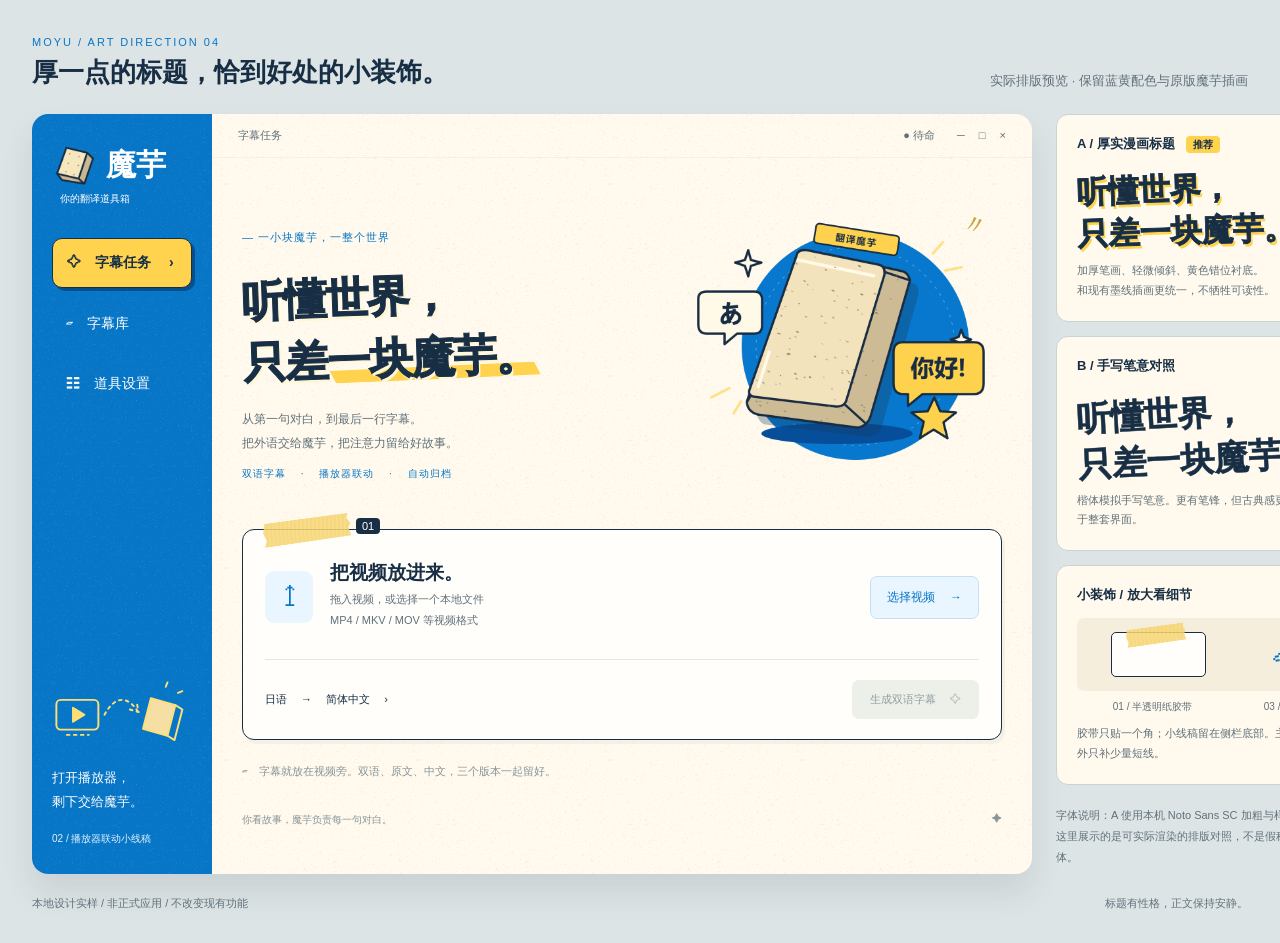
<file: docs/design/archive/v4-lettering/index.html>
<!DOCTYPE html><html lang="zh-CN"><meta charset="utf-8"><title>魔芋 · 标题与小装饰实样</title><style>
*{box-sizing:border-box}body{margin:0;background:#dde4e5;color:#172e44;font-family:'Noto Sans SC','Microsoft YaHei UI',sans-serif;padding:32px}header{display:flex;align-items:end;justify-content:space-between;margin-bottom:24px}header h1{margin:5px 0 0;font-size:26px}small{letter-spacing:2px;font-size:11px;color:#0876c6}.intro{font-size:13px;color:#61717b}.board{display:grid;grid-template-columns:1000px 344px;gap:24px}.app{height:760px;background:#fffaed url('../v3-typography/paper-grain.png');border-radius:16px;overflow:hidden;display:grid;grid-template-columns:180px 1fr;box-shadow:0 18px 32px #172e441a}aside{background:#0876c6 url('../v3-typography/blue-grain.png');padding:28px 20px;color:white;display:flex;flex-direction:column}.brand{display:flex;align-items:center;gap:8px}.brand img{width:46px}.brand b{font-size:30px;font-weight:900}.tag{font-size:10px;margin:4px 0 32px 8px}.nav{padding:15px 14px;margin:0 0 12px;font-size:14px}.nav.active{background:#ffd34e;color:#172e44;border:1.5px solid #172e44;border-radius:10px;box-shadow:3px 3px #064f8d;font-weight:800}.sidebottom{margin-top:auto}.sidebottom p{font-size:13px;line-height:1.9}.sidebottom small{color:#e0f2ff;font-size:10px;letter-spacing:0}.vignette{width:140px;height:72px;color:#ffdf74}.main{min-width:0}.bar{height:44px;border-bottom:1px solid #172e440c;display:flex;justify-content:space-between;padding:14px 26px;font-size:11px;color:#61717b}.content{padding:30px}.hero{height:335px;position:relative;display:flex;align-items:center}.copy{position:relative;z-index:1;width:430px}.eyebrow{font-size:11px;color:#0876c6;letter-spacing:1px}.display{font-weight:950;font-size:43px;line-height:1.45;letter-spacing:-1px;-webkit-text-stroke:1px #172e44;transform:rotate(-2deg);margin:18px 0 20px;text-shadow:2px 3px 0 #fff6d7}.display span{position:relative;white-space:nowrap}.display span:before{content:'';position:absolute;left:2px;right:-3px;bottom:1px;height:15px;background:#ffd34e;z-index:-1;clip-path:polygon(0 15%,97% 0,100% 86%,3% 100%)}.copy p{font-size:12px;line-height:2;color:#61717b}.hero img{position:absolute;width:355px;right:-23px;top:22px}.features{font-size:10px;color:#0876c6;letter-spacing:1px}.card{position:relative;margin-top:6px;background:#fffefa;border:1.5px solid #172e44;border-radius:12px;padding:30px 22px 20px;box-shadow:3px 4px #172e440a}.tape{position:absolute;width:88px;height:24px;top:-12px;left:20px;background:repeating-linear-gradient(95deg,#f5d16ed9 0 2px,#f7d775db 2px 4px);transform:rotate(-8deg);clip-path:polygon(3% 0,98% 3%,96% 23%,100% 45%,97% 64%,99% 97%,0 100%,3% 71%,0 40%);box-shadow:0 1px 3px #0002}.row{display:flex;align-items:center;gap:17px}.upload{border-radius:9px;background:#eaf6ff;padding:10px 17px;color:#0876c6;font-size:28px}.row h2{margin:0;font-size:19px;font-weight:850}.row p{font-size:11px;color:#61717b;margin:6px 0}.choose{margin-left:auto;background:#eaf6ff;border:1px solid #c5e0f4;border-radius:7px;padding:12px 16px;color:#0876c6;font-size:12px}.actions{border-top:1px solid #e2e6e4;margin-top:25px;padding-top:20px;display:flex;justify-content:space-between;font-size:11px;align-items:center}.disabled{padding:12px 18px;background:#edf0e9;color:#92a0a3;border-radius:7px}.footnote{font-size:11px;color:#87949a;margin-top:24px}.bottom{display:flex;justify-content:space-between;margin-top:34px;color:#87949a;font-size:10px}.panel{background:#fffaed;border:1px solid #cbd4d4;border-radius:12px;padding:20px;margin-bottom:14px}.panel h2{font-size:13px;margin:0 0 14px}.panel p{font-size:11px;line-height:1.8;color:#61717b;margin:10px 0 0}.badge{background:#ffd34e;padding:3px 7px;border-radius:4px;font-size:10px;margin-left:8px}.a-sample{font-size:31px;font-weight:950;-webkit-text-stroke:.8px #172e44;transform:rotate(-2deg);text-shadow:2px 3px #ffd34e}.b-sample{font-family:KaiTi,STKaiti,serif;font-size:34px;font-weight:900;transform:rotate(-3deg);-webkit-text-stroke:.45px #172e44}.details{display:flex;align-items:center;justify-content:space-around;height:73px;background:#f5eedc;border-radius:7px}.detailtape{position:relative;width:95px;height:45px;background:#fffefa;border:1px solid #172e44;border-radius:5px}.detailtape .tape{width:60px;height:18px;left:14px;top:-7px}.marks{font-size:32px;color:#0876c6;transform:rotate(-12deg)}.desc{font-size:10px;color:#61717b;display:flex;justify-content:space-around;margin-top:9px}.note{font-size:11px;color:#61717b;line-height:1.9;margin-top:20px}.num{font-size:11px;background:#172e44;color:#fff;padding:2px 6px;border-radius:4px}.call{position:absolute;left:113px;top:-12px}.inkmarks{position:absolute;right:14px;top:18px;color:#c8a138;font-size:28px;transform:rotate(20deg)}footer{display:flex;justify-content:space-between;font-size:11px;color:#61717b;margin-top:22px}
</style><header><div><small>MOYU / ART DIRECTION 04</small><h1>厚一点的标题，恰到好处的小装饰。</h1></div><div class="intro">实际排版预览 · 保留蓝黄配色与原版魔芋插画</div></header><div class="board"><div class="app"><aside><div class="brand"><img src="../../../../Assets/Brand/Logo.png"><b>魔芋</b></div><div class="tag">你的翻译道具箱</div><div class="nav active">✧　字幕任务　 ›</div><div class="nav">▱　字幕库</div><div class="nav">☷　道具设置</div><div class="sidebottom"><svg class="vignette" viewBox="0 0 160 80" fill="none" stroke="currentColor" stroke-width="2.2" stroke-linecap="round" stroke-linejoin="round"><rect x="5" y="25" width="48" height="34" rx="5"/><path d="m24 34 13 8-13 8Z" fill="currentColor"/><path d="M17 65h25M60 42c12-22 26-22 38-4m-9-2 10 3-2-10" stroke-dasharray="3 5"/><path d="m113 23 28 8-9 35-28-8Z" fill="#f5dfa7"/><path d="m141 31 8 5-9 35-8-5M112 36l1 1m12 0 1 1m-12 10 1 1m11 5 1 1"/><path d="m130 10 2-5m12 12 5-2"/></svg><p>打开播放器，<br>剩下交给魔芋。</p><small>02 / 播放器联动小线稿</small></div></aside><div class="main"><div class="bar"><span>字幕任务</span><span>● 待命　　─　 □　 ×</span></div><div class="content"><div class="hero"><div class="copy"><div class="eyebrow">— 一小块魔芋，一整个世界</div><div class="display">听懂世界，<br>只差<span>一块魔芋。</span></div><p>从第一句对白，到最后一行字幕。<br>把外语交给魔芋，把注意力留给好故事。</p><div class="features">双语字幕　 ·　 播放器联动　 ·　 自动归档</div></div><img src="../../../../Assets/Brand/Hero.png"><div class="inkmarks">〃</div></div><div class="card"><i class="tape"></i><span class="call num">01</span><div class="row"><div class="upload">↥</div><div><h2>把视频放进来。</h2><p>拖入视频，或选择一个本地文件</p><p>MP4 / MKV / MOV 等视频格式</p></div><div class="choose">选择视频　 →</div></div><div class="actions"><span>日语　 →　 简体中文　 ›</span><span class="disabled">生成双语字幕　 ✧</span></div></div><div class="footnote">▱　字幕就放在视频旁。双语、原文、中文，三个版本一起留好。</div><div class="bottom"><span>你看故事，魔芋负责每一句对白。</span><span>✦</span></div></div></div></div><section><div class="panel"><h2>A / 厚实漫画标题 <span class="badge">推荐</span></h2><div class="a-sample">听懂世界，<br>只差一块魔芋。</div><p>加厚笔画、轻微倾斜、黄色错位衬底。<br>和现有墨线插画更统一，不牺牲可读性。</p></div><div class="panel"><h2>B / 手写笔意对照</h2><div class="b-sample">听懂世界，<br>只差一块魔芋。</div><p>楷体模拟手写笔意。更有笔锋，但古典感更强；不建议直接用于整套界面。</p></div><div class="panel"><h2>小装饰 / 放大看细节</h2><div class="details"><div class="detailtape"><i class="tape"></i></div><div class="marks">✧ 〃</div></div><div class="desc"><span>01 / 半透明纸胶带</span><span>03 / 星芒与短笔触</span></div><p>胶带只贴一个角；小线稿留在侧栏底部。主插画已有星芒，额外只补少量短线。</p></div><div class="note">字体说明：A 使用本机 Noto Sans SC 加粗与样式处理；B 使用楷体。这里展示的是可实际渲染的排版对照，不是假称已经找到专用漫画字体。</div></section></div><footer><span>本地设计实样 / 非正式应用 / 不改变现有功能</span><span>标题有性格，正文保持安静。</span></footer></html>
</file>
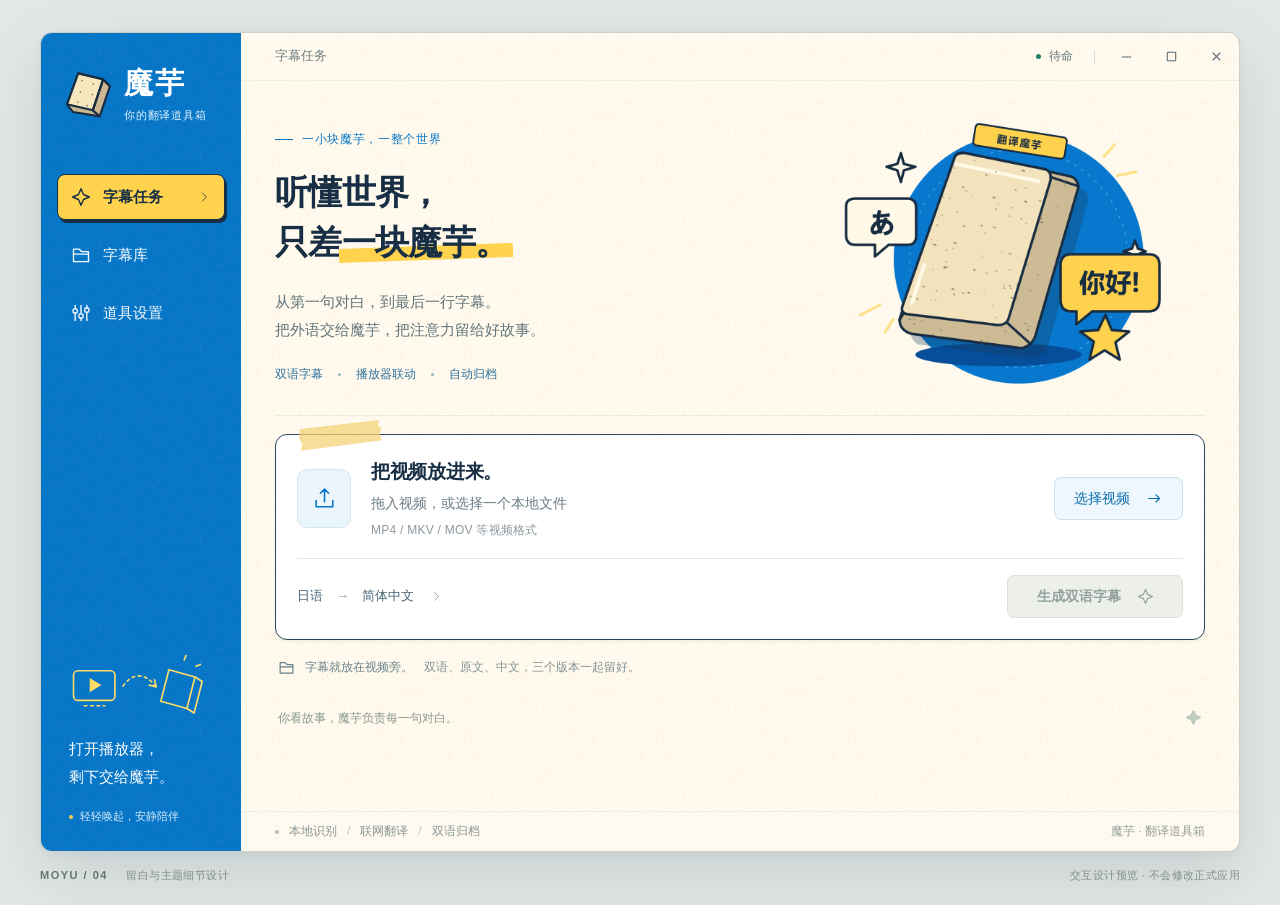
<file: docs/design/archive/v4-space-decor/index.html>
<!doctype html>
<html lang="zh-CN"><head><meta charset="utf-8"><meta name="viewport" content="width=device-width,initial-scale=1"><title>魔芋 · 留白与主题细节预览</title><link rel="stylesheet" href="preview.css"></head>
<body>
<svg class="svg-defs" aria-hidden="true"><defs>
<symbol id="spark" viewBox="0 0 24 24"><path d="m12 2 3 7 7 3-7 3-3 7-3-7-7-3 7-3Z"/></symbol>
<symbol id="folder" viewBox="0 0 24 24"><path d="M3 7V5h7l3 3h8v12H3Z"/><path d="M3 11h18"/></symbol>
<symbol id="sliders" viewBox="0 0 24 24"><path d="M5 3v4m0 5v9M12 3v10m0 5v3M19 3v3m0 5v10"/><rect x="2.5" y="7" width="5" height="5" rx="1.5"/><rect x="9.5" y="13" width="5" height="5" rx="1.5"/><rect x="16.5" y="6" width="5" height="5" rx="1.5"/></symbol>
<symbol id="arrow" viewBox="0 0 24 24"><path d="M4 12h15m-5-5 5 5-5 5"/></symbol>
<symbol id="upload" viewBox="0 0 24 24"><path d="M12 15V3m-4 4 4-4 4 4M4 14v6h16v-6"/></symbol>
<symbol id="check" viewBox="0 0 24 24"><path d="m5 12 4 4L19 6"/></symbol>
<symbol id="shield" viewBox="0 0 24 24"><path d="m12 2 8 3v6c0 5-8 10-8 10s-8-5-8-10V5Z"/><path d="m8 11 3 3 5-6"/></symbol>
<symbol id="film" viewBox="0 0 24 24"><rect x="3" y="3" width="18" height="18" rx="2"/><path d="M7 3v18M17 3v18M3 8h4m-4 8h4m10-8h4m-4 8h4"/></symbol>
<symbol id="chevron" viewBox="0 0 24 24"><path d="m9 5 7 7-7 7"/></symbol>
</defs></svg>
<main class="app" aria-label="魔芋设计预览">
<aside class="sidebar">
<div class="brand"><img src="../../../../Assets/Brand/konjac-logo.svg" alt="厚切魔芋标志"><div><strong>魔芋</strong><span>你的翻译道具箱</span></div></div>
<nav class="navigation" aria-label="工作页面"><button data-page="task" aria-current="page"><svg class="icon"><use href="#spark"/></svg><span>字幕任务</span><svg class="icon next"><use href="#chevron"/></svg></button><button data-page="library"><svg class="icon"><use href="#folder"/></svg><span>字幕库</span><svg class="icon next"><use href="#chevron"/></svg></button><button data-page="settings"><svg class="icon"><use href="#sliders"/></svg><span>道具设置</span><svg class="icon next"><use href="#chevron"/></svg></button></nav>
<div class="side-bottom"><svg class="side-vignette" viewBox="0 0 160 74" aria-hidden="true" focusable="false" fill="none" stroke="currentColor" stroke-width="1.8" stroke-linecap="round" stroke-linejoin="round"><rect x="5" y="20" width="46" height="33" rx="5"/><path d="m23 28 13 8-13 8Z" fill="currentColor" stroke="none"/><path d="M17 59h23M60 37c11-15 24-15 36 0" stroke-dasharray="3 4"/><path d="m89 36 8 2-2-8"/><g class="konjac-outline"><path d="m111 19 29 8-9 35-29-8Z"/><path d="m140 27 8 5-9 35-8-5"/></g><path class="konjac-rays" d="m128 8 2-5m11 12 5-2"/></svg><p>打开播放器，<br>剩下交给魔芋。</p><div class="side-note"><span class="small-dot"></span>轻轻唤起，安静陪伴</div></div>
</aside>
<div class="workspace">
<header class="titlebar"><span id="page-name">字幕任务</span><div class="window-right"><span class="status"><i></i>待命</span><span class="title-separator"></span><div class="window-controls" aria-label="窗口控制示意"><button aria-label="最小化" data-window="minimize"><svg viewBox="0 0 16 16"><path d="M3 8.5h10"/></svg></button><button aria-label="最大化" id="maximize"><svg viewBox="0 0 16 16"><rect x="3.5" y="3.5" width="9" height="9" rx=".6"/></svg></button><button aria-label="关闭" class="close" data-window="close"><svg viewBox="0 0 16 16"><path d="m4 4 8 8m0-8-8 8"/></svg></button></div></div></header>
<div class="page-area">
<section id="task" class="page task-page" aria-label="字幕任务">
<div class="hero"><div class="hero-copy"><p class="eyebrow"><span></span> 一小块魔芋，一整个世界</p><h1>听懂世界，<br>只差<span class="highlight">一块魔芋。</span></h1><p class="hero-body">从第一句对白，到最后一行字幕。<br>把外语交给魔芋，把注意力留给好故事。</p><div class="features"><span>双语字幕</span><i></i><span>播放器联动</span><i></i><span>自动归档</span></div></div><img class="hero-art" src="../../../../Assets/Brand/Hero.png" alt="厚切翻译魔芋、日语与中文对话气泡插画"></div>
<div class="upload-card" id="drop-area"><span class="paper-tape" aria-hidden="true"></span><div class="upload-main"><div class="upload-symbol"><svg class="icon"><use href="#upload"/></svg></div><div class="upload-copy"><h2 id="file-title">把视频放进来。</h2><p id="file-hint">拖入视频，或选择一个本地文件</p><span class="format">MP4 / MKV / MOV 等视频格式</span></div><button class="button secondary choose" id="choose">选择视频<svg class="icon"><use href="#arrow"/></svg></button><input hidden id="file" type="file" accept=".mp4,.mkv,.mov,.avi,.wmv,.flv,.webm,.m4v,.ts,.m2ts"></div><div class="upload-actions"><button class="language-link" id="language-link"><span id="language-label">日语</span><span class="muted-arrow">→</span><span>简体中文</span><svg class="icon"><use href="#chevron"/></svg></button><button class="button primary" id="generate" disabled>生成双语字幕<svg class="icon"><use href="#spark"/></svg></button></div></div>
<div class="output-note"><svg class="icon"><use href="#folder"/></svg><p>字幕就放在视频旁。<span>双语、原文、中文，三个版本一起留好。</span></p></div>
<div class="quiet-footer"><span>你看故事，魔芋负责每一句对白。</span><span class="tiny-spark">✦</span></div>
</section>
<section id="settings" class="page settings-page" aria-label="道具设置" hidden><div class="page-heading"><p class="eyebrow">按你的习惯来</p><h1>顺手的道具，不用反复操心。</h1><p>语言、翻译服务与播放器联动，都在这里。</p></div>
<div class="settings-grid"><div class="settings-cards"><section class="setting-card"><div class="card-heading"><h2>翻译服务</h2><span>用于联网翻译</span></div><label for="api-url">API 请求地址</label><input id="api-url" type="url" placeholder="https://api.example.com/v1" autocomplete="off"><div class="field-pair"><div><label for="model">模型名称</label><input id="model" placeholder="填写你的翻译模型" autocomplete="off"></div><div><label for="api-key">API Key <span class="field-aside">仅作样式预览</span></label><div class="key-field"><input id="api-key" type="password" placeholder="不需要填写真实密钥" autocomplete="off"><button id="show-key" aria-label="显示密钥">显示</button></div></div></div><p class="field-note"><svg class="icon"><use href="#shield"/></svg>正式应用将密钥保存在 Windows 凭据管理器中。</p></section>
<section class="setting-card language-card"><div class="card-heading"><h2>语言与输出</h2><span>对新任务生效</span></div><div class="language-row"><div><label for="language">视频源语言</label><select id="language"><option value="日语">日语（默认）</option><option value="英语">英语</option><option value="韩语">韩语</option><option value="法语">法语</option></select></div><span class="translation-to">→<span>简体中文</span></span><p>不选择时，<br>默认按日语识别。</p></div><label for="output">字幕库目录</label><div class="directory-field"><input id="output" placeholder="选择你喜欢的归档位置" readonly><button class="button subtle" id="choose-directory">选择目录</button></div></section>
<section class="setting-card background-card"><div class="card-heading"><h2>播放器联动</h2></div><div class="switch-row"><div><label for="watcher-switch">打开 PotPlayer 时唤起魔芋</label><p>由独立小型检测器完成，不需要主程序常驻。</p></div><button class="switch" id="watcher-switch" role="switch" aria-checked="true" aria-label="打开 PotPlayer 时唤起魔芋"><span></span></button></div></section></div><aside class="settings-note"><svg class="icon"><use href="#shield"/></svg><h3>安心设置，<br>轻松开看。</h3><p>识别在本地完成，<br>翻译使用你选择的服务。</p><hr><p>这里先展示排版与操作，<br>不会保存设置或连接服务。</p><span class="note-sign">魔芋的小提醒</span></aside></div></section>
<section id="library" class="page library-page" aria-label="字幕库" hidden><div class="page-heading"><p class="eyebrow">把对白好好收藏</p><h1>好故事，值得再看一次。</h1><p>双语、源语言与中文版本，整整齐齐放在一起。</p></div><div class="library-toolbar"><span>我的字幕归档 <b>0</b></span><button class="button subtle" id="refresh-library">刷新列表</button></div><div class="library-card"><div class="library-columns"><span>视频归档</span><span>字幕文件</span><span>更新时间</span></div><div class="empty-library"><div class="empty-icon"><svg class="icon"><use href="#folder"/></svg></div><h2>这里，等着你的第一部故事。</h2><p>生成字幕后，三个版本会自动归档。<br>下一次重温，不用再找。</p><button class="button secondary" data-goto-task>去生成字幕<svg class="icon"><use href="#arrow"/></svg></button></div></div></section>
</div>
<footer class="app-footer"><div id="footer-task"><span class="footer-dot"></span>本地识别<span class="footer-divider">/</span>联网翻译<span class="footer-divider">/</span>双语归档</div><div id="footer-settings" hidden><span>设置仅在本次预览中展示</span><div><button class="button subtle" id="test-connection">测试连接</button><button class="button primary small" id="save-settings">保存设置<svg class="icon"><use href="#check"/></svg></button></div></div><span id="footer-right">魔芋 · 翻译道具箱</span></footer>
</div><div class="toast" role="status" aria-live="polite" hidden></div>
</main>
<div class="preview-caption"><span><b>MOYU / 04</b> 留白与主题细节设计</span><span>交互设计预览 · 不会修改正式应用</span></div>
<script src="preview.js"></script></body></html>
</file>
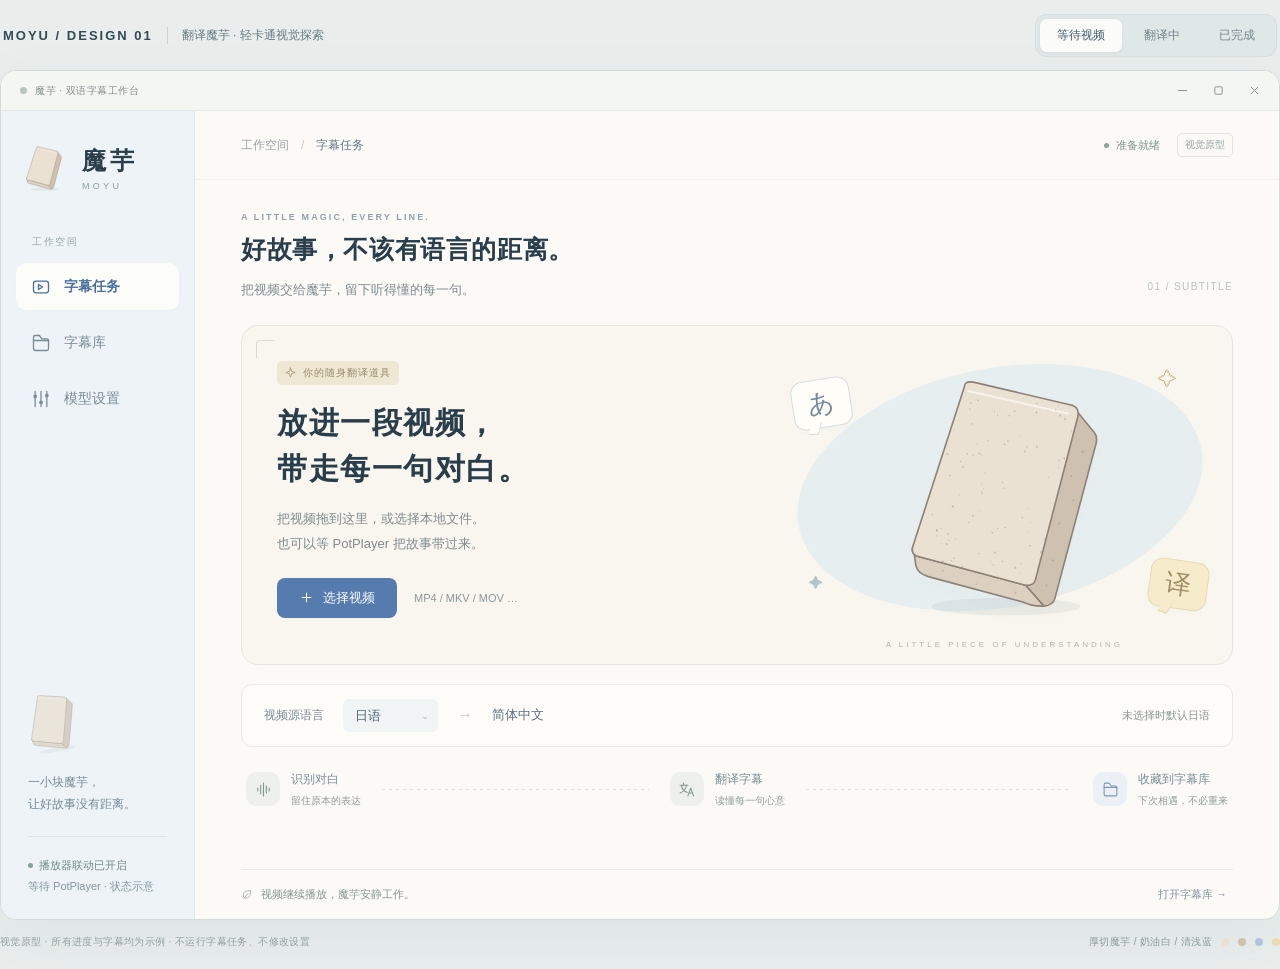
<file: docs/design/moyu-konjac-concept.html>
<!doctype html>
<html lang="zh-CN"><head><meta charset="utf-8"><meta name="viewport" content="width=device-width,initial-scale=1"><title>魔芋 · 轻卡通视觉原型</title><style>
:root{--paper:#fbfaf6;--nav:#edf3f6;--ink:#293d4b;--muted:#85919a;--blue:#567baf;--blue-dark:#416695;--blue-soft:#eaf1f8;--line:#e6e9e6;--yellow:#eadcae;--green:#648675;--warm:#f6f2e9;--font:"Microsoft YaHei UI","Microsoft YaHei","PingFang SC",sans-serif}
*{box-sizing:border-box}body{margin:0;background:#e9eeed;color:var(--ink);font-family:var(--font);font-size:14px;-webkit-font-smoothing:antialiased}button,input,select{font:inherit}button,a,select{touch-action:manipulation}button{cursor:pointer}button:disabled{cursor:default}button:focus-visible,a:focus-visible,select:focus-visible,input:focus-visible,[tabindex]:focus-visible{outline:3px solid #88a9d0;outline-offset:4px}button{border:0;background:none;color:inherit}a{color:var(--blue);text-decoration:none}.preview-bar{height:70px;max-width:1344px;margin:auto;display:flex;align-items:center;justify-content:space-between;padding:0 3px}.preview-brand{display:flex;align-items:center;gap:14px;font-size:12px;color:#667b82}.preview-brand strong{letter-spacing:2px;font-size:13px;color:#334b55}.preview-brand span{border-left:1px solid #c9d4d5;padding-left:14px}.state-tabs{display:flex;gap:5px;padding:4px;background:#dfe7e7;border:1px solid #d6dfe0;border-radius:11px}.state-tabs button{font-size:12px;padding:8px 17px;border-radius:7px;color:#74858b}.state-tabs button[aria-pressed=true]{background:#fbfcfa;color:#3e5a68;box-shadow:0 1px 3px #263e4710}.app{max-width:1344px;height:850px;margin:auto;background:var(--paper);border:1px solid #d1dcd9;border-radius:16px;overflow:hidden;box-shadow:0 18px 60px #354b5110;display:grid;grid-template-columns:194px minmax(0,1fr);grid-template-rows:40px minmax(0,1fr)}.titlebar{grid-column:1/-1;background:#f4f6f2;border-bottom:1px solid #e4e9e5;display:flex;align-items:center;justify-content:space-between;padding:0 19px}.window-name{display:flex;align-items:center;gap:8px;color:#85908f;font-size:10px;letter-spacing:.5px}.window-dot{width:7px;height:7px;border-radius:50%;background:#b8c6bf}.window-controls{display:flex;gap:25px;color:#80908f;align-items:center}.window-controls svg{width:11px;height:11px}.sidebar{background:var(--nav);border-right:1px solid #e0e8e8;display:flex;flex-direction:column;padding:25px 15px 22px}.brand{display:flex;align-items:center;gap:10px;padding:0 8px 0 0}.brand img{width:56px;height:64px;object-fit:contain}.brand-name{font-size:24px;font-weight:750;letter-spacing:4px}.brand-sub{font-size:9px;letter-spacing:3.3px;color:#8b9ba4;margin-top:4px}.nav-label{font-size:10px;letter-spacing:1.5px;color:#98a6ac;margin:35px 16px 14px}.nav{display:flex;flex-direction:column;gap:9px}.nav button{display:flex;align-items:center;gap:13px;text-align:left;height:47px;padding:0 15px;border-radius:10px;font-size:13px;color:#7a8b96}.nav button:hover{background:#f5f8f8}.nav button[aria-current=page]{background:#fcfcf8;color:#4a709d;box-shadow:0 2px 4px #344e6004;font-weight:600}.icon{width:20px;height:20px;flex-shrink:0;fill:none;stroke:currentColor;stroke-width:1.55;stroke-linecap:round;stroke-linejoin:round}.nav-end{margin-top:auto;padding:20px 12px 0}.tiny-konjac{height:74px;width:74px;margin:0 0 9px -13px;opacity:.72;transform:rotate(-10deg)}.sidebar-note{font-size:11px;line-height:1.9;color:#8b9ba3;margin:0 0 20px}.connection{border-top:1px solid #dbe4e7;padding-top:18px;font-size:10px;color:#83979d;line-height:1.9}.connection strong{font-weight:400;display:flex;align-items:center;gap:6px;color:#6d8784}.dot{width:5px;height:5px;background:#85a596;border-radius:50%;display:inline-block}.main{min-width:0;display:flex;flex-direction:column}.topline{height:69px;flex-shrink:0;padding:0 46px;display:flex;align-items:center;justify-content:space-between;border-bottom:1px solid #edf0eb}.crumb{font-size:11px;color:#99a3a5;display:flex;align-items:center;gap:12px}.crumb b{font-weight:400;color:#607885}.crumb span{color:#c3cdcc}.top-right{display:flex;align-items:center;gap:17px}.status{font-size:10px;color:#7d958b;display:flex;align-items:center;gap:7px}.quiet-chip{font-size:9px;color:#98a3a3;border:1px solid #e0e6e3;padding:4px 7px;border-radius:5px}.content{padding:32px 46px 0;flex:1;min-height:0;overflow:auto;scrollbar-width:thin}.heading-row{display:flex;justify-content:space-between;align-items:flex-end;margin-bottom:24px}.eyebrow{font-size:9px;letter-spacing:2.1px;color:#90a2ad;font-weight:600;margin-bottom:9px}.heading-row h1{font-size:25px;font-weight:650;letter-spacing:.6px;margin:0 0 9px;line-height:1.5}.heading-row p{font-size:11px;color:#929b9e;margin:0;line-height:1.8}.task-index{font-size:10px;color:#bac2c0;letter-spacing:1.4px;margin-bottom:9px}.hero{position:relative;border:1px solid #e5e7df;border-radius:17px;background:#f8f6ee;min-height:315px;display:grid;grid-template-columns:54% 46%;overflow:hidden}.hero:after{content:"";position:absolute;left:14px;top:14px;width:17px;height:17px;border-left:1px solid #d5ddd3;border-top:1px solid #d5ddd3;border-radius:4px 0 0 0;pointer-events:none}.hero-copy{padding:35px 0 29px 35px;z-index:2;display:flex;align-items:flex-start;flex-direction:column}.tag{display:inline-flex;align-items:center;gap:7px;font-size:9px;letter-spacing:1px;background:#ede7d4;color:#9a8c68;border-radius:5px;padding:5px 8px;margin-bottom:15px}.tag svg{width:11px;height:11px}.hero h2{font-size:30px;font-weight:650;letter-spacing:1.5px;line-height:1.55;margin:0 0 13px}.hero-copy>p{font-size:11px;line-height:1.95;color:#8f9797;margin:0 0 21px}.button{height:40px;display:inline-flex;align-items:center;justify-content:center;gap:9px;padding:0 22px;border-radius:8px;white-space:nowrap;font-size:12px;font-weight:500;transition:background .14s,transform .14s}.button:hover{transform:translateY(-1px)}.primary{background:var(--blue);color:#fff}.primary:hover{background:var(--blue-dark)}.button svg{width:15px;height:15px}.secondary{border:1px solid #dce3e5;background:#fafbf7;color:#71838d}.text-button{font-size:11px;color:#91a0a6;padding:10px 0}.text-button:hover{color:var(--blue)}.action-row{display:flex;align-items:center;gap:17px}.format-hint{font-size:9px;color:#a8aba3}.hero-art{position:relative;display:flex;align-items:center;justify-content:center;min-width:0}.art-disc{position:absolute;top:42px;left:18px;right:27px;height:239px;background:#e7eef0;border-radius:50%;transform:rotate(-11deg)}.hero-konjac{position:relative;width:295px;max-width:100%;height:295px;z-index:1;margin-top:-1px;filter:drop-shadow(0 8px 8px #7f807207)}.bubble{position:absolute;background:#fffdf7;border:1px solid #d4dfe0;color:#758ba0;z-index:2;border-radius:12px;font-family:var(--font);font-size:26px;font-weight:500;width:59px;height:49px;display:grid;place-items:center;box-shadow:0 4px 0 #afc0c809}.bubble:after{content:"";position:absolute;bottom:-6px;left:13px;width:10px;height:10px;background:inherit;border-right:1px solid #d4dfe0;border-bottom:1px solid #d4dfe0;transform:skewY(-22deg) rotate(30deg)}.bubble-a{top:53px;left:15px;transform:rotate(-9deg)}.bubble-b{right:24px;bottom:55px;transform:rotate(8deg);background:#f6eccc;border-color:#e8dbb5;color:#a09065}.bubble-b:after{border-color:#e8dbb5}.spark{position:absolute;font-size:24px;color:#c5b17d;z-index:2;font-family:serif;font-weight:400}.spark-1{right:55px;top:43px;font-size:19px}.spark-2{left:32px;bottom:72px;font-size:14px;color:#b4c4c8}.art-caption{position:absolute;bottom:15px;left:0;right:0;text-align:center;font-size:8px;letter-spacing:3px;color:#b5b4a7}.language-bar{margin-top:19px;display:flex;align-items:center;gap:19px;min-height:63px;border:1px solid #e8ebe5;border-radius:11px;padding:0 22px;background:#fdfcf8;font-size:11px}.label{font-size:10px;color:#8d999d}.language-bar select{appearance:none;border:0;background:transparent;color:#4d6576;padding:9px 30px 9px 12px;min-width:95px;font-size:12px;cursor:pointer}.select-wrap{display:flex;align-items:center;position:relative;background:#f0f4f4;border-radius:6px}.select-wrap:after{content:"⌄";position:absolute;right:10px;pointer-events:none;color:#869da9}.arrow{color:#bdc8c9;font-size:16px}.target-language{font-size:12px;color:#597180}.language-note{margin-left:auto;color:#a4aaa5;font-size:9px}.workflow{display:flex;align-items:center;padding:24px 5px 16px;gap:17px}.step{display:flex;align-items:center;gap:11px;flex-shrink:0}.step-icon{width:34px;height:34px;border-radius:10px;background:#eef1eb;display:grid;place-items:center;color:#82968d}.step-icon .icon{width:17px;height:17px}.step:nth-of-type(3) .step-icon{background:#eaf0f5;color:#8197ae}.step:nth-of-type(5) .step-icon{background:#f3eee1;color:#ad9c77}.step strong{font-weight:400;font-size:10px;color:#7e8e94;display:block;margin-bottom:3px}.step small{color:#b2b7b1;font-size:8px}.connector{height:1px;flex:1;background:repeating-linear-gradient(to right,#dce2dc 0,#dce2dc 3px,transparent 3px,transparent 7px);margin:0 4px}.page-footer{margin:0 46px;height:50px;flex-shrink:0;border-top:1px solid #e9ece6;display:flex;align-items:center;justify-content:space-between;font-size:9px;color:#a3aba5}.footer-left{display:flex;align-items:center;gap:8px}.footer-left .icon{width:12px;height:12px;color:#94a79b}.page-footer button{font-size:10px;color:#8094a0}.preview-footer{max-width:1344px;margin:15px auto 20px;display:flex;justify-content:space-between;color:#92a09f;font-size:10px;letter-spacing:.4px}.preview-footer span:last-child{color:#8b9b9a}.hidden{display:none!important}.selected-file{margin:3px 0 12px;font-size:13px;max-width:100%;word-break:break-all}.dragging{outline:2px dashed #87a7c7;outline-offset:-8px}.task-panel{border:1px solid #e2e7e3;border-radius:15px;background:#fefdf9;overflow:hidden}.media-row{display:flex;gap:18px;align-items:center;padding:22px 25px;border-bottom:1px solid #edf0e9}.media-cover{width:82px;height:63px;border-radius:7px;background:#e6e9dd;display:grid;place-items:center;position:relative;overflow:hidden;flex-shrink:0}.landscape{width:100%;height:100%;display:block}.media-info{flex:1;min-width:0}.media-info strong{display:block;font-size:13px;font-weight:500;margin-bottom:7px;white-space:nowrap;overflow:hidden;text-overflow:ellipsis}.media-meta{display:flex;gap:11px;color:#9ba6a6;font-size:9px}.sample-label{color:#b2b9b2;border:1px solid #e7eae4;padding:3px 6px;border-radius:4px;font-size:8px}.job-body{padding:24px 28px 25px}.job-head{display:flex;justify-content:space-between;align-items:center}.job-phase{font-size:10px;color:#8098aa;display:flex;align-items:center;gap:8px}.job-phase .icon{width:15px;height:15px}.job-title{margin:11px 0 7px;font-size:24px;font-weight:500;letter-spacing:.4px}.job-sub{font-size:10px;color:#9aa5a4;line-height:1.9}.job-mascot{height:90px;width:90px;transform:rotate(-7deg);margin:-9px 8px -2px 0;opacity:.88}.progress-meta{display:flex;justify-content:space-between;align-items:flex-end;margin:18px 0 10px;font-size:9px;color:#9aa7a8}.progress-number{font-size:24px;color:#6586a9;font-weight:500}.progress-number small{font-size:12px;margin-left:3px}.track{height:5px;background:#e9eeeb;border-radius:5px;overflow:hidden}.fill{width:64%;height:100%;background:#809cb8;border-radius:5px}.job-stages{display:flex;justify-content:space-between;margin-top:21px;font-size:9px;color:#adb6b3}.job-stages span{display:flex;gap:6px;align-items:center}.stage-dot{font-size:9px;width:16px;height:16px;display:grid;place-items:center;border-radius:50%;background:#edf0e9;color:#9aaa9d}.done-stage{color:#7c9588!important}.current-stage{color:#6483a3!important}.current-stage .stage-dot{background:#e7eff7;color:#6d8caf}.job-bottom{margin-top:18px;display:flex;justify-content:space-between;align-items:center;border-top:1px solid #edf0e9;padding-top:15px;color:#a2aba4;font-size:9px}.job-bottom button{font-size:10px;color:#9ba6a7}.hint-box{display:flex;align-items:center;gap:12px;border:1px solid #e9ece4;border-radius:10px;padding:16px 20px;margin-top:19px;font-size:10px;color:#94a197;background:#f4f6ef}.hint-box .icon{width:16px;height:16px}.hint-box b{font-weight:400;color:#72897f}.complete-banner{display:flex;align-items:center;justify-content:space-between;margin-bottom:19px}.complete-title{display:flex;align-items:center;gap:9px;color:#6e8b7b;font-size:10px}.success-icon{width:23px;height:23px;border-radius:50%;background:#e9efe3;display:grid;place-items:center}.success-icon svg{width:13px;height:13px}.caption-card{background:#edf1ed;border:1px solid #e1e7df;border-radius:10px;min-height:106px;display:flex;flex-direction:column;align-items:center;justify-content:center;position:relative;margin:15px 0 20px}.caption-card .timecode{position:absolute;top:11px;left:14px;font-size:8px;color:#9ea9a5;font-variant-numeric:tabular-nums}.caption-card .caption-badge{position:absolute;right:13px;top:10px;font-size:8px;color:#9ca7a1}.caption-original{font-size:12px;color:#8a9a91;margin-top:8px}.caption-translation{font-size:17px;font-weight:500;color:#576e61;margin-top:10px}.complete-actions{display:flex;align-items:center;gap:12px}.complete-actions .button{height:37px}.complete-actions .text-button{margin-left:auto;font-size:10px}.file-summary{margin-top:16px;font-size:9px;color:#9ca79e;line-height:1.9}.library-list{background:#fdfcf8;border:1px solid #e4e8e2;border-radius:12px;overflow:hidden}.library-list .media-row:last-child{border:0}.settings-grid{display:grid;grid-template-columns:1fr 1fr;gap:17px}.setting-card{border:1px solid #e3e7e1;background:#fdfcf9;border-radius:12px;padding:22px}.setting-card h2{font-size:13px;font-weight:500;margin:0 0 18px}.setting-card label{font-size:10px;color:#9ba8aa;display:block;margin:15px 0 8px}.setting-card input,.setting-card select{border:1px solid #e3e8e4;border-radius:6px;background:#f5f7f3;padding:10px;font-size:11px;width:100%;color:#718895}.setting-card.wide{grid-column:1/-1}.switch-row{display:flex;align-items:center;justify-content:space-between;font-size:11px;color:#7d9199;padding:9px 0}.toggle{width:29px;height:17px;border-radius:20px;background:#8fa9bb;position:relative}.toggle:after{content:"";width:11px;height:11px;position:absolute;right:3px;top:3px;border-radius:50%;background:white}.settings-note{font-size:9px;color:#a1aea9;line-height:2;margin:10px 0 0}.toast{position:fixed;bottom:64px;left:50%;transform:translateX(-50%);background:#334e5c;color:#fff;font-size:12px;padding:13px 23px;border-radius:9px;box-shadow:0 3px 18px #2c445522;z-index:30;max-width:80vw}.brand-ref{display:flex;align-items:center;gap:5px}.brand-ref i{width:8px;height:8px;border-radius:50%;display:inline-block;margin-left:4px;background:#eae1d2}.brand-ref i:nth-child(2){background:#cfc1b0}.brand-ref i:nth-child(3){background:#afc5d7}.brand-ref i:nth-child(4){background:#eadcae}@media(prefers-reduced-motion:reduce){*{transition:none!important}}@media(max-width:1150px){.preview-bar,.preview-footer{margin-left:20px;margin-right:20px}.app{margin:0 20px;grid-template-columns:174px minmax(0,1fr)}.topline{padding:0 30px}.content{padding:28px 30px 0}.page-footer{margin:0 30px}.hero-copy{padding-left:26px}.hero h2{font-size:25px}.hero-konjac{width:250px}.bubble-a{left:0}.bubble-b{right:9px}.language-note{display:none}.step small{display:none}.workflow{gap:10px}.heading-row h1{font-size:22px}}@media(max-width:780px){.preview-bar{height:auto;min-height:88px;flex-wrap:wrap;gap:12px;padding:12px 0}.preview-brand span{display:none}.app{height:auto;min-height:820px;grid-template-columns:72px minmax(0,1fr);border-radius:12px}.sidebar{padding:20px 8px}.brand{padding:0;justify-content:center}.brand img{width:48px}.brand>div,.nav-label,.nav span,.sidebar-note,.connection,.tiny-konjac{display:none}.nav{margin-top:30px}.nav button{padding:0;justify-content:center}.content{padding:25px 20px;overflow:visible}.topline{padding:0 20px;height:56px}.quiet-chip{display:none}.heading-row h1{font-size:19px}.heading-row p{font-size:10px}.task-index{display:none}.hero{display:flex;flex-direction:column-reverse}.hero-art{height:170px;overflow:hidden}.hero-konjac{height:200px;width:200px;margin-top:8px}.art-disc{width:200px;height:130px;top:27px;left:50%;transform:translateX(-50%)}.bubble{font-size:17px;width:38px;height:34px}.bubble-a{left:20%;top:32px}.bubble-b{right:18%;bottom:18px}.spark-1{right:22%;top:20px}.spark-2{left:18%;bottom:18px}.art-caption{display:none}.hero-copy{padding:16px 22px 25px}.hero h2{font-size:23px}.hero-copy>p{font-size:10px}.language-bar{padding:10px 12px;gap:8px;flex-wrap:wrap}.language-bar .label{width:100%}.workflow{flex-wrap:wrap;gap:12px}.step{gap:7px}.step strong{font-size:9px}.connector{display:none}.page-footer{margin:0 20px;height:auto;min-height:48px;gap:10px;font-size:8px}.page-footer button{font-size:9px}.preview-footer{font-size:8px;gap:12px;line-height:1.8}.top-right{gap:8px}.job-body{padding:22px 16px}.job-title{font-size:20px}.job-mascot{width:66px;height:66px}.media-row{padding:17px;gap:11px}.media-cover{width:52px;height:48px}.media-info strong{font-size:11px}.media-meta{font-size:8px;gap:6px;flex-wrap:wrap}.sample-label{display:none}.job-stages{font-size:8px;gap:5px;flex-wrap:wrap}.job-sub{font-size:9px}.complete-actions{flex-wrap:wrap}.complete-actions .text-button{margin-left:0}.caption-original{font-size:10px}.caption-translation{font-size:14px}.settings-grid{grid-template-columns:1fr}.setting-card.wide{grid-column:auto}}

/* Reading-sized functional text; decorative labels stay secondary. */
.nav button{font-size:14px}.sidebar-note{font-size:12px;color:#758b96}.connection{font-size:11px}.crumb{font-size:12px}.status{font-size:11px}.quiet-chip{font-size:10px}.heading-row p{font-size:13px;color:#7c8b90}.hero{min-height:340px}.hero-copy>p{font-size:13px;color:#7e8b8d}.tag{font-size:10px}.button{font-size:13px}.format-hint{font-size:11px;color:#8b999a}.label{font-size:12px;color:#768b94}.language-bar select,.target-language{font-size:13px}.language-note{font-size:11px;color:#8b9794}.step strong{font-size:12px;color:#788e95}.step small{font-size:10px;color:#8f9d97}.page-footer{font-size:11px;color:#87978e}.page-footer button{font-size:11px}.media-info strong{font-size:14px}.media-meta{font-size:11px;color:#819496}.sample-label{font-size:10px}.job-phase{font-size:11px}.job-sub{font-size:12px;color:#829390}.progress-meta,.job-bottom{font-size:11px;color:#859994}.job-stages{font-size:11px}.job-bottom button{font-size:12px}.hint-box{font-size:12px;color:#819588}.complete-title{font-size:12px}.caption-original{font-size:14px;color:#789082}.caption-translation{font-size:18px}.caption-card .timecode,.caption-card .caption-badge{font-size:10px}.file-summary{font-size:11px;color:#87998b}.complete-actions .text-button{font-size:12px}.setting-card h2{font-size:15px}.setting-card label{font-size:12px;color:#82949a}.setting-card input,.setting-card select{font-size:13px}.switch-row{font-size:13px}.settings-note{font-size:11px;color:#85978c}
@media(max-width:1150px){.language-bar{gap:14px}.hero-copy>p{font-size:12px}.hero{min-height:335px}.job-stages{font-size:10px}}
@media(max-width:780px){.hero{min-height:0}.hero-copy>p{font-size:12px}.heading-row p{font-size:12px}.step strong{font-size:11px}.job-stages{font-size:10px}.language-bar{gap:9px}.caption-original{font-size:12px}.caption-translation{font-size:16px}.media-meta{font-size:10px}.media-info strong{font-size:12px}.hint-box{font-size:11px}}
</style></head><body>
<svg xmlns="http://www.w3.org/2000/svg" style="position:absolute;width:0;height:0;overflow:hidden" aria-hidden="true"><defs>
<symbol id="i-task" viewBox="0 0 24 24"><rect x="3" y="5" width="18" height="14" rx="3"/><path d="m9 9 5 3-5 3z"/></symbol><symbol id="i-library" viewBox="0 0 24 24"><path d="M3 7V5a2 2 0 0 1 2-2h5l3 4h6a2 2 0 0 1 2 2v10a2 2 0 0 1-2 2H5a2 2 0 0 1-2-2V7Z"/><path d="M3 9h18"/></symbol><symbol id="i-settings" viewBox="0 0 24 24"><path d="M5 3v18M12 3v18M19 3v18"/><rect x="3" y="7" width="4" height="4" rx="1" fill="currentColor" stroke="none"/><rect x="10" y="14" width="4" height="4" rx="1" fill="currentColor" stroke="none"/><rect x="17" y="6" width="4" height="4" rx="1" fill="currentColor" stroke="none"/></symbol><symbol id="i-plus" viewBox="0 0 24 24"><path d="M12 5v14M5 12h14"/></symbol><symbol id="i-caption" viewBox="0 0 24 24"><rect x="3" y="5" width="18" height="14" rx="3"/><path d="M7 11h3m4 0h3M7 15h10"/></symbol><symbol id="i-audio" viewBox="0 0 24 24"><path d="M4 10v4M8 6v12M12 3v18M16 7v10M20 10v4"/></symbol><symbol id="i-translate" viewBox="0 0 24 24"><path d="M3 6h11M8 3v3M5 6c0 5 4 9 8 10M12 6c-1 5-4 9-9 11M14 21l4-11 4 11M16 17h4"/></symbol><symbol id="i-check" viewBox="0 0 24 24"><path d="m5 12 5 5L20 7"/></symbol><symbol id="i-leaf" viewBox="0 0 24 24"><path d="M19 4C10 2 3 6 5 14c1 5 7 6 11 2 3-3 3-8 3-12ZM5 20l9-11"/></symbol><symbol id="i-spark" viewBox="0 0 24 24"><path d="m12 2 2.5 7.5L22 12l-7.5 2.5L12 22l-2.5-7.5L2 12l7.5-2.5Z"/></symbol>
<symbol id="landscape" viewBox="0 0 100 70"><rect width="100" height="70" fill="#e7ebdf"/><circle cx="75" cy="21" r="9" fill="#e7dbaa"/><path d="M0 49 22 25l37 45H0Z" fill="#b4c5b1"/><path d="M20 70 67 29l33 25v16Z" fill="#a1b7a6"/><path d="M0 66Q35 41 62 54t38 1v15H0" fill="#8da496"/></symbol>
</defs></svg>
<header class="preview-bar"><div class="preview-brand"><strong>MOYU / DESIGN 01</strong><span>翻译魔芋 · 轻卡通视觉探索</span></div><div class="state-tabs" role="group" aria-label="切换任务设计状态"><button data-state="ready" aria-pressed="true">等待视频</button><button data-state="busy" aria-pressed="false">翻译中</button><button data-state="done" aria-pressed="false">已完成</button></div></header>
<div class="app"><div class="titlebar"><div class="window-name"><span class="window-dot"></span>魔芋 · 双语字幕工作台</div><div class="window-controls" aria-hidden="true"><svg viewBox="0 0 12 12"><path d="M1 6h10" stroke="currentColor"/></svg><svg viewBox="0 0 12 12"><rect x="2" y="2" width="8" height="8" rx="1" fill="none" stroke="currentColor"/></svg><svg viewBox="0 0 12 12"><path d="m2 2 8 8M10 2l-8 8" stroke="currentColor"/></svg></div></div>
<aside class="sidebar"><div class="brand"><img src="konjac-mark.svg" alt="米灰色、带细小斑点的厚切魔芋块"><div><div class="brand-name">魔芋</div><div class="brand-sub">MOYU</div></div></div><div class="nav-label">工作空间</div><nav class="nav" aria-label="主要导航"><button data-page="task" aria-current="page"><svg class="icon"><use href="#i-task"/></svg><span>字幕任务</span></button><button data-page="library"><svg class="icon"><use href="#i-library"/></svg><span>字幕库</span></button><button data-page="settings"><svg class="icon"><use href="#i-settings"/></svg><span>模型设置</span></button></nav><div class="nav-end"><img class="tiny-konjac" src="konjac-mark.svg" alt=""><p class="sidebar-note">一小块魔芋，<br>让好故事没有距离。</p><div class="connection"><strong><span class="dot"></span>播放器联动已开启</strong>等待 PotPlayer · 状态示意</div></div></aside>
<main class="main"><div class="topline"><div class="crumb">工作空间<span>/</span><b id="page-name">字幕任务</b></div><div class="top-right"><div class="status"><span class="dot"></span><span id="status-text">准备就绪</span></div><span class="quiet-chip">视觉原型</span></div></div><div class="content">
<section id="task-page"><div class="heading-row"><div><div class="eyebrow">A LITTLE MAGIC, EVERY LINE.</div><h1 id="page-heading">好故事，不该有语言的距离。</h1><p id="page-description">把视频交给魔芋，留下听得懂的每一句。</p></div><span class="task-index">01 / SUBTITLE</span></div>
<section id="ready-state"><div class="hero" id="drop-zone" aria-label="视频拖入区"><div class="hero-copy"><div class="tag"><svg class="icon"><use href="#i-spark"/></svg>你的随身翻译道具</div><h2 id="drop-heading">放进一段视频，<br>带走每一句对白。</h2><p id="drop-description">把视频拖到这里，或选择本地文件。<br>也可以等 PotPlayer 把故事带过来。</p><div id="selected-file" class="selected-file hidden"></div><div class="action-row"><button class="button primary" id="choose-file"><svg class="icon"><use href="#i-plus"/></svg><span id="choose-label">选择视频</span></button><span class="format-hint" id="format-hint">MP4 / MKV / MOV …</span><button class="text-button hidden" id="change-file">重新选择</button></div><input type="file" id="file-input" accept="video/*,.mkv,.avi,.rmvb,.flv,.wmv,.ts,.m2ts" hidden></div><div class="hero-art" aria-hidden="true"><div class="art-disc"></div><span class="bubble bubble-a">あ</span><img class="hero-konjac" src="konjac-mark.svg" alt=""><span class="bubble bubble-b">译</span><span class="spark spark-1">✧</span><span class="spark spark-2">✦</span><span class="art-caption">A LITTLE PIECE OF UNDERSTANDING</span></div></div>
<div class="language-bar"><span class="label">视频源语言</span><div class="select-wrap"><select id="source-language" aria-label="视频源语言"><option value="ja">日语</option><option value="en">英语</option><option value="ko">韩语</option><option value="zh">中文</option><option value="fr">法语</option><option value="de">德语</option><option value="es">西班牙语</option><option value="it">意大利语</option><option value="pt">葡萄牙语</option><option value="ru">俄语</option><option value="th">泰语</option><option value="vi">越南语</option></select></div><span class="arrow">→</span><span class="target-language">简体中文</span><span class="language-note">未选择时默认日语</span></div>
<div class="workflow"><div class="step"><div class="step-icon"><svg class="icon"><use href="#i-audio"/></svg></div><div><strong>识别对白</strong><small>留住原本的表达</small></div></div><span class="connector"></span><div class="step"><div class="step-icon"><svg class="icon"><use href="#i-translate"/></svg></div><div><strong>翻译字幕</strong><small>读懂每一句心意</small></div></div><span class="connector"></span><div class="step"><div class="step-icon"><svg class="icon"><use href="#i-library"/></svg></div><div><strong>收藏到字幕库</strong><small>下次相遇，不必重来</small></div></div></div></section>
<section id="busy-state" class="hidden"><div class="task-panel"><div class="media-row"><div class="media-cover"><svg class="landscape"><use href="#landscape"/></svg></div><div class="media-info"><strong class="video-name">山间来信 · 第一集.mkv</strong><div class="media-meta"><span class="language-meta">日语 → 简体中文</span><span>双语字幕</span><span>本地视频</span></div></div><span class="sample-label">示例视频</span></div><div class="job-body"><div class="job-head"><div><div class="job-phase"><svg class="icon"><use href="#i-translate"/></svg>03 / 场景翻译</div><h2 class="job-title">让对白，换一种语言相遇。</h2><div class="job-sub">魔芋正在整理这一段故事的双语字幕。<br>你可以继续观看，不必守在这里。</div></div><img class="job-mascot" src="konjac-mark.svg" alt="魔芋"/></div><div class="progress-meta"><span>示例进度 · 仅展示界面</span><span class="progress-number">64<small>%</small></span></div><div class="track" role="progressbar" aria-valuenow="64" aria-valuemin="0" aria-valuemax="100" aria-label="示例翻译进度"><div class="fill"></div></div><div class="job-stages"><span class="done-stage"><i class="stage-dot">✓</i>准备视频</span><span class="done-stage"><i class="stage-dot">✓</i>识别对白</span><span class="current-stage"><i class="stage-dot">3</i>场景翻译</span><span><i class="stage-dot">4</i>归档字幕</span></div><div class="job-bottom"><span>已用时 02:18 · 示例数据</span><button id="cancel-job">取消任务</button></div></div></div><div class="hint-box"><svg class="icon"><use href="#i-leaf"/></svg><span><b>安静工作，不打断故事。</b> 完成后，双语字幕会保存到视频旁。</span></div></section>
<section id="done-state" class="hidden"><div class="task-panel"><div class="media-row"><div class="media-cover"><svg class="landscape"><use href="#landscape"/></svg></div><div class="media-info"><strong class="video-name">山间来信 · 第一集.mkv</strong><div class="media-meta"><span class="language-meta">日语 → 简体中文</span><span>双语字幕</span><span>已归档 · 示例</span></div></div><span class="sample-label">示例视频</span></div><div class="job-body"><div class="complete-banner"><div class="complete-title"><span class="success-icon"><svg class="icon"><use href="#i-check"/></svg></span>字幕已准备好</div><span class="sample-label">字幕预览 · 示例内容</span></div><h2 class="job-title" style="font-size:22px;margin:0">现在，听懂故事里的每一句。</h2><div class="caption-card"><span class="timecode">00:01:24,600 → 00:01:27,200</span><span class="caption-badge">双语预览</span><div class="caption-original" id="sample-original">また、この場所で会おう。</div><div class="caption-translation">我们再在这里见面吧。</div></div><div class="complete-actions"><button class="button primary" data-demo="这是视觉原型，不会启动播放器。"><svg class="icon"><use href="#i-task"/></svg>播放视频</button><button class="button secondary" data-demo="这是视觉原型，没有生成或打开字幕文件。"><svg class="icon"><use href="#i-library"/></svg>打开字幕目录</button><button class="text-button" id="next-video">处理下一段视频 →</button></div><div class="file-summary">双语字幕已保存至视频旁 · 源语言、中文与双语版本均已归档<br>以上为完成状态设计示例，不代表实际文件已生成。</div></div></div><div class="hint-box"><svg class="icon"><use href="#i-leaf"/></svg><span><b>故事可以重看，字幕不用重做。</b> 已完成的字幕，也能在字幕库中找到。</span></div></section></section>
<section id="library-page" class="hidden"><div class="heading-row"><div><div class="eyebrow">YOUR STORIES, UNDERSTOOD.</div><h1>把听懂的故事，好好收藏。</h1><p>双语、源语言与中文版本，在这里相遇。以下均为示例。</p></div><span class="task-index">02 / LIBRARY</span></div><div class="library-list"><div class="media-row"><div class="media-cover"><svg class="landscape"><use href="#landscape"/></svg></div><div class="media-info"><strong>山间来信 · 第一集</strong><div class="media-meta"><span>日语 → 简体中文</span><span>3 份字幕</span><span>示例归档</span></div></div><button class="button secondary" data-demo="示例归档，没有读取或打开你的本地字幕库。">打开归档</button></div><div class="media-row"><div class="media-cover" style="filter:hue-rotate(20deg)"><svg class="landscape"><use href="#landscape"/></svg></div><div class="media-info"><strong>海边的午后</strong><div class="media-meta"><span>英语 → 简体中文</span><span>3 份字幕</span><span>示例归档</span></div></div><button class="button secondary" data-demo="示例归档，没有读取或打开你的本地字幕库。">打开归档</button></div></div><div class="hint-box"><svg class="icon"><use href="#i-library"/></svg><span>把封面与字幕信息放在一起，让每一段故事都更容易找到。</span></div></section>
<section id="settings-page" class="hidden"><div class="heading-row"><div><div class="eyebrow">A LITTLE CARE, EVERY DETAIL.</div><h1>按你的习惯，准备好魔芋。</h1><p>视觉原型中的设置不会写入应用，也不会连接任何服务。</p></div><span class="task-index">03 / SETTINGS</span></div><div class="settings-grid"><div class="setting-card"><h2>翻译服务</h2><label for="demo-endpoint">API 地址</label><input id="demo-endpoint" placeholder="填写你的兼容服务地址" autocomplete="off"><label for="demo-model">模型名称</label><input id="demo-model" placeholder="选择适合你的翻译模型" autocomplete="off"></div><div class="setting-card"><h2>语言与字幕</h2><label for="settings-language">视频源语言</label><select id="settings-language"></select><label for="demo-library">字幕库目录</label><input id="demo-library" value="我的字幕库（示例）" readonly></div><div class="setting-card wide"><h2>后台与隐私</h2><div class="switch-row"><span>发现 PotPlayer 视频后，先询问我</span><span class="toggle" aria-label="已开启，示意"></span></div><div class="switch-row"><span>使用 PotPlayer 时自动启动魔芋</span><span class="toggle" aria-label="已开启，示意"></span></div><p class="settings-note">独立检测器无窗口、无托盘；退出魔芋后仍可继续检测。<br>开关在此仅作外观展示，不改变系统设置。</p></div></div></section>
</div><footer class="page-footer"><span class="footer-left"><svg class="icon"><use href="#i-leaf"/></svg>视频继续播放，魔芋安静工作。</span><button id="footer-library">打开字幕库 →</button></footer></main></div>
<footer class="preview-footer"><span>视觉原型 · 所有进度与字幕均为示例 · 不运行字幕任务、不修改设置</span><span class="brand-ref">厚切魔芋 / 奶油白 / 清浅蓝 <i></i><i></i><i></i><i></i></span></footer><div id="toast" class="toast hidden" role="status" aria-live="polite"></div>
<script>
const $=s=>document.querySelector(s),$$=s=>Array.from(document.querySelectorAll(s));let state='ready',selected=null,toastTimer;const names={task:'字幕任务',library:'字幕库',settings:'模型设置'};
function page(p){$$('[id$="-page"]').filter(e=>['task-page','library-page','settings-page'].includes(e.id)).forEach(e=>e.classList.toggle('hidden',e.id!==p+'-page'));$$('[data-page]').forEach(b=>b.dataset.page===p?b.setAttribute('aria-current','page'):b.removeAttribute('aria-current'));$('#page-name').textContent=names[p];$('.content').scrollTop=0;}
function setState(s){state=['ready','busy','done'].includes(s)?s:'ready';page('task');['ready','busy','done'].forEach(n=>$('#'+n+'-state').classList.toggle('hidden',n!==state));$$('[data-state]').forEach(b=>b.setAttribute('aria-pressed',String(b.dataset.state===state)));$('#status-text').textContent={ready:'准备就绪',busy:'正在翻译 · 示例',done:'已完成 · 示例'}[state];$('#page-heading').textContent={ready:'好故事，不该有语言的距离。',busy:'故事继续，魔芋正在翻译。',done:'语言的距离，又近了一点。'}[state];$('#page-description').textContent={ready:'把视频交给魔芋，留下听得懂的每一句。',busy:'你只管继续观看，剩下的交给这一小块魔芋。',done:'双语字幕准备妥当，下一次重逢也不用等待。'}[state];}
function toast(t){clearTimeout(toastTimer);$('#toast').textContent=t;$('#toast').classList.remove('hidden');toastTimer=setTimeout(()=>$('#toast').classList.add('hidden'),4000)}
function choose(file){if(!file)return;if(!/\.(mp4|mkv|mov|avi|webm|flv|wmv|rmvb|ts|m2ts|m4v|mpg|mpeg)$/i.test(file.name)){toast('请选择视频文件。设计稿只展示文件名，不会读取视频内容。');return}selected=file.name;$('#selected-file').textContent=selected;$('#selected-file').classList.remove('hidden');$('#drop-heading').innerHTML='故事就绪，<br>让魔芋听一听。';$('#drop-description').textContent='文件仅用于预览，不会上传、识别或翻译。';$('#choose-label').textContent='预览生成状态';$('#format-hint').classList.add('hidden');$('#change-file').classList.remove('hidden');$$('.video-name').forEach(e=>e.textContent=selected);}
$$('[data-state]').forEach(b=>b.onclick=()=>setState(b.dataset.state));$$('[data-page]').forEach(b=>b.onclick=()=>page(b.dataset.page));$('#footer-library').onclick=()=>page('library');$('#choose-file').onclick=()=>selected?setState('busy'):$('#file-input').click();$('#change-file').onclick=()=>$('#file-input').click();$('#file-input').onchange=e=>choose(e.target.files[0]);$('#cancel-job').onclick=()=>{setState('ready');toast('已返回等待状态；这只是设计预览，没有运行中的字幕任务。')};$('#next-video').onclick=()=>{selected=null;$('#selected-file').classList.add('hidden');$('#drop-heading').innerHTML='放进一段视频，<br>带走每一句对白。';$('#drop-description').innerHTML='把视频拖到这里，或选择本地文件。<br>也可以等 PotPlayer 把故事带过来。';$('#choose-label').textContent='选择视频';$('#format-hint').classList.remove('hidden');$('#change-file').classList.add('hidden');$('#file-input').value='';setState('ready')};$$('[data-demo]').forEach(b=>b.onclick=()=>toast(b.dataset.demo));const dz=$('#drop-zone');['dragenter','dragover'].forEach(n=>dz.addEventListener(n,e=>{e.preventDefault();dz.classList.add('dragging')}));['dragleave','drop'].forEach(n=>dz.addEventListener(n,e=>{e.preventDefault();dz.classList.remove('dragging')}));dz.addEventListener('drop',e=>{if(e.dataTransfer.files.length!==1){toast('一次请选择一个视频文件。');return}choose(e.dataTransfer.files[0])});document.addEventListener('dragover',e=>e.preventDefault());document.addEventListener('drop',e=>e.preventDefault());$('#settings-language').innerHTML=$('#source-language').innerHTML;
function language(value){$('#source-language').value=value;$('#settings-language').value=value;const label=$('#source-language').selectedOptions[0].textContent;$$('.language-meta').forEach(e=>e.textContent=label+' → 简体中文');$('#sample-original').textContent=value==='ja'?'また、この場所で会おう。':'原语言字幕预览（示例）';}$('#source-language').onchange=e=>language(e.target.value);$('#settings-language').onchange=e=>language(e.target.value);setState(new URLSearchParams(location.search).get('state')||'ready');
</script></body></html>
</file>
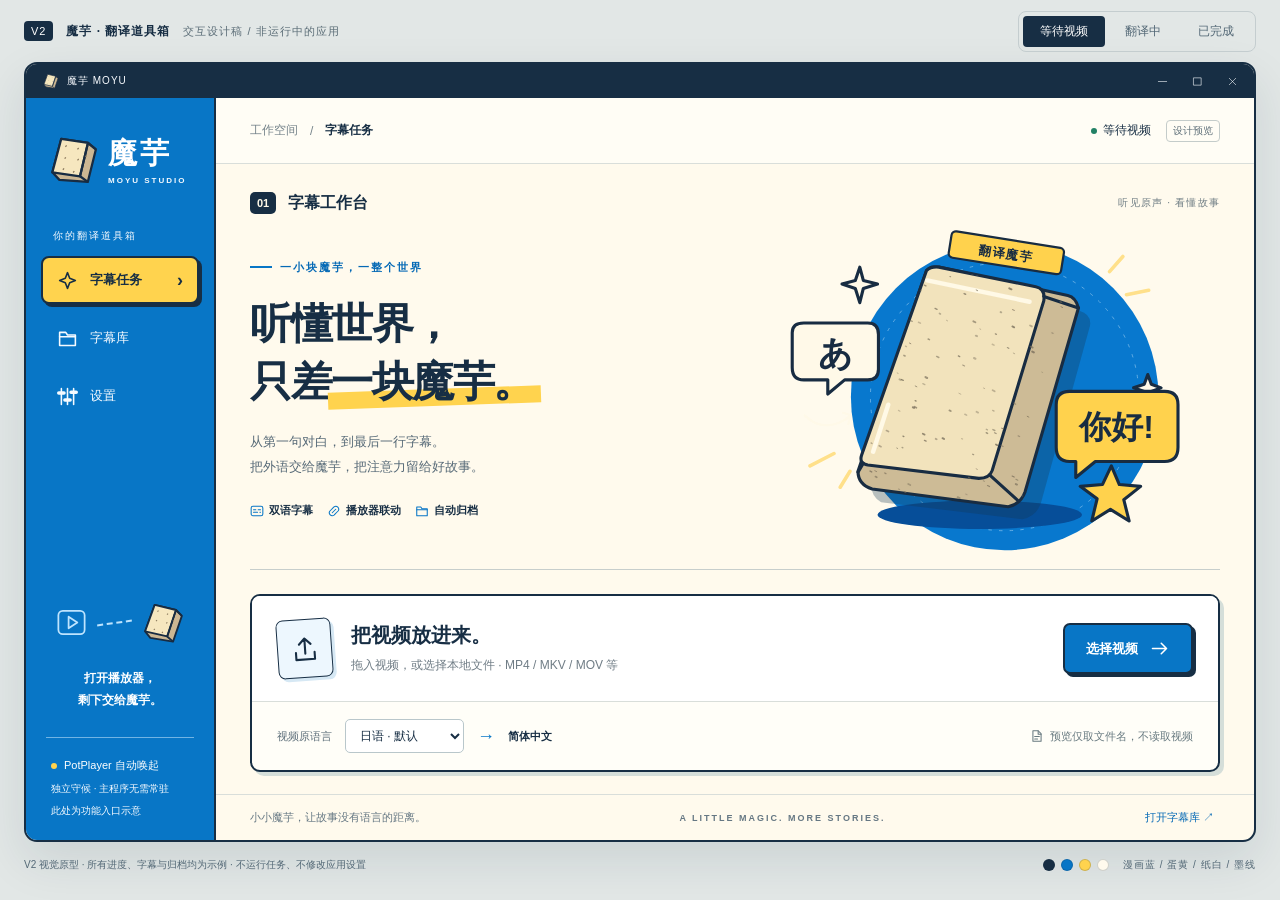
<file: docs/design/v2/moyu-v2.html>
<!doctype html>
<html lang="zh-CN"><head><meta charset="utf-8"><meta name="viewport" content="width=device-width,initial-scale=1"><title>魔芋 — 翻译道具箱 · V2</title><style>
:root{--blue:#0876C6;--blue2:#0569B5;--ink:#172E44;--cream:#FFFAED;--yellow:#FFD34E;--muted:#61717B;--line:#D9DEDA;--font:"Microsoft YaHei UI","Microsoft YaHei",sans-serif}*{box-sizing:border-box}body{margin:0;background:#E2E7E6;color:var(--ink);font:14px var(--font);-webkit-font-smoothing:antialiased}button,input,select{font:inherit}button{cursor:pointer;color:inherit}button,select,input{touch-action:manipulation}button:focus-visible,select:focus-visible,input:focus-visible,[tabindex]:focus-visible{outline:3px solid #D35628;outline-offset:4px}button{background:none;border:0}button:disabled{opacity:.5;cursor:default}svg{display:block}button .icon{pointer-events:none}.icon{width:21px;height:21px;stroke:currentColor;stroke-width:1.8;fill:none;stroke-linecap:round;stroke-linejoin:round;flex-shrink:0}.hidden,[hidden]{display:none!important}.preview{max-width:1344px;margin:auto;height:62px;display:flex;justify-content:space-between;align-items:center;gap:16px}.preview-label{display:flex;gap:13px;align-items:center;font-size:11px;letter-spacing:1px;color:#5B6D77}.preview-label b{color:var(--ink);font-size:12px}.preview-label em{font-style:normal;background:var(--ink);color:white;padding:4px 7px;border-radius:4px}.tabs{display:flex;gap:3px;padding:4px;border:1px solid #C4CDCF;border-radius:8px}.tabs button{font-size:12px;border-radius:4px;padding:7px 17px;color:#526775}.tabs button[aria-pressed=true]{background:var(--ink);color:#fff}.app{max-width:1344px;min-height:850px;margin:auto;border:2px solid var(--ink);border-radius:13px;overflow:hidden;background:var(--cream);box-shadow:0 18px 48px #152E441C;display:grid;grid-template-columns:190px minmax(0,1fr);grid-template-rows:34px minmax(814px,1fr)}.titlebar{grid-column:1/-1;background:var(--ink);color:#F8FBFF;display:flex;align-items:center;justify-content:space-between;padding:0 16px;font-size:10px;letter-spacing:1px}.titlebar span{display:flex;align-items:center;gap:7px}.titlebar img{width:18px;height:18px}.titlebar .window-tools{gap:24px}.window-tools .icon{width:11px;height:11px;stroke-width:1.3}.sidebar{background:var(--blue);color:#fff;border-right:2px solid var(--ink);display:flex;flex-direction:column;padding:29px 15px 20px;position:relative}.brand{display:flex;align-items:center;gap:5px;padding:0 4px}.brand img{width:58px;height:65px;transform:rotate(-5deg)}.brand strong{font-size:29px;letter-spacing:3px;line-height:1.35}.brand small{display:block;font:700 9px Arial,sans-serif;letter-spacing:3px;margin-top:3px;color:#D6EEFF}.nav-caption{font-size:10px;letter-spacing:2px;color:#C7E7FF;margin:37px 12px 13px}.navigation{display:flex;flex-direction:column;gap:10px}.navigation button{display:flex;align-items:center;gap:12px;height:48px;border:2px solid transparent;border-radius:8px;text-align:left;padding:0 14px;color:#F5FAFF;font-size:13px}.navigation button:hover{background:#FFFFFF17}.navigation button[aria-current=page]{background:var(--yellow);color:var(--ink);border-color:var(--ink);box-shadow:3px 3px 0 var(--ink);font-weight:750}.navigation button .nav-arrow{margin-left:auto;font-size:18px}.side-bottom{margin-top:auto;padding:28px 5px 0}.side-art{height:60px;position:relative;color:#BEE4FE;display:flex;align-items:center;gap:8px;justify-content:center;margin-bottom:14px}.side-art .icon{width:35px;height:35px;stroke-width:1.2}.side-art .connection-dashes{width:35px;border-top:2px dashed #BEE4FE;transform:rotate(-8deg)}.side-art img{width:47px;height:47px}.side-copy{font-size:12px;font-weight:600;line-height:1.9;text-align:center;margin:0 0 25px}.watcher{border-top:1px solid #71B4E4;padding:17px 5px 0;font-size:11px;line-height:1.9}.watcher b{display:flex;align-items:center;gap:7px;font-weight:500}.dot{display:inline-block;width:6px;height:6px;border-radius:50%;background:var(--yellow);flex-shrink:0}.watcher small{display:block;font-size:10px;color:#DAEFFF;margin-top:3px}.main{min-width:0;display:flex;flex-direction:column}.topbar{height:66px;flex-shrink:0;border-bottom:1px solid var(--line);display:flex;align-items:center;justify-content:space-between;padding:0 34px;background:#FFFDF5}.breadcrumb{display:flex;align-items:center;gap:12px;color:#75838A;font-size:11px}.breadcrumb strong{color:var(--ink);font-weight:600}.top-status{display:flex;align-items:center;gap:15px;font-size:11px}.status .dot{background:#228165;margin-right:6px}.demo-badge{border:1px solid #C4CCCA;border-radius:4px;padding:3px 6px;font-size:10px;color:#60717A}.content{padding:28px 34px 25px;flex:1}.section-top{display:flex;align-items:center;justify-content:space-between;margin-bottom:22px}.section-name{display:flex;gap:12px;align-items:center;font-weight:700;font-size:16px}.section-number{background:var(--ink);color:#FFF9E8;border-radius:5px;padding:5px 7px;font:700 11px Arial,sans-serif}.section-meta{font-size:10px;color:#6F7D84;letter-spacing:1.2px}.hero{display:grid;grid-template-columns:52% 48%;align-items:center;min-height:350px;border-bottom:1px solid #C7CECC;margin-bottom:24px;position:relative}.hero-copy{padding:0 0 27px;position:relative;z-index:1}.eyebrow{font-size:11px;letter-spacing:2px;font-weight:650;color:var(--blue2);display:flex;align-items:center;gap:8px;margin-bottom:20px}.eyebrow:before{content:"";width:22px;height:2px;background:var(--blue)}h1{font-size:47px;line-height:1.4;letter-spacing:-1.5px;font-weight:850;margin:0 0 18px;white-space:nowrap}.underline{position:relative;display:inline-block;z-index:0}.underline:after{content:"";position:absolute;z-index:-1;left:-3px;right:-7px;bottom:6px;height:17px;background:var(--yellow);transform:rotate(-2deg)}.hero-copy p{color:#566977;font-size:13px;line-height:1.9;margin:0 0 24px}.tags{display:flex;gap:14px;align-items:center;font-size:10px;font-weight:600}.tags span{display:flex;align-items:center;gap:5px}.tags .icon{width:14px;height:14px;color:var(--blue)}.hero-art{position:relative;align-self:stretch;display:flex;align-items:center;justify-content:center;margin-top:-24px;margin-right:-14px}.hero-art img{width:100%;max-width:520px;display:block;filter:drop-shadow(0 5px 0 #162C4306)}.task-panel{border:2px solid var(--ink);border-radius:10px;box-shadow:4px 4px 0 #D5DED9;background:#FFFEF8;overflow:hidden}.dropzone{padding:23px 25px;display:flex;align-items:center;gap:19px;background:#FFFFFF;border-bottom:1px solid var(--line);transition:background .15s}.dropzone.dragging{background:#FFF0B8;outline:3px dashed var(--blue);outline-offset:-7px}.upload-icon{width:55px;height:59px;flex-shrink:0;background:#EDF7FE;border:1.5px solid var(--ink);border-radius:7px;display:grid;place-items:center;transform:rotate(-4deg);box-shadow:3px 3px 0 #D6E8F4}.upload-icon .icon{width:28px;height:28px}.drop-copy{flex:1;min-width:0}.drop-copy h2{font-size:20px;line-height:1.5;margin:0 0 5px;font-weight:750;overflow-wrap:anywhere}.drop-copy p{margin:0;color:#6F7C85;font-size:11px;line-height:1.8}.primary{display:inline-flex;align-items:center;justify-content:center;gap:11px;padding:13px 21px;border-radius:7px;background:var(--blue);color:white;border:2px solid var(--ink);box-shadow:3px 3px 0 var(--ink);font-size:13px;font-weight:700;white-space:nowrap;transition:transform .12s,box-shadow .12s}.primary:hover{background:var(--blue2);transform:translate(-1px,-1px);box-shadow:4px 4px 0 var(--ink)}.primary:active{transform:translate(2px,2px);box-shadow:1px 1px 0 var(--ink)}.primary.yellow{background:var(--yellow);color:var(--ink)}.primary.yellow:hover{background:#FFCA2D}.secondary{border:1.5px solid #B0BFCA;background:#FFFDF7;border-radius:6px;display:inline-flex;align-items:center;justify-content:center;gap:8px;padding:12px 15px;font-size:12px}.secondary:hover{border-color:var(--ink);background:#F3F6F5}.text-button{font-size:11px;color:var(--blue2);text-decoration:underline;text-underline-offset:4px;padding:6px}.config-strip{display:flex;justify-content:space-between;align-items:center;gap:16px;padding:17px 25px}.language-controls{display:flex;align-items:center;gap:13px;font-size:11px}.language-controls label{color:#5F707B}.language-controls select{color:var(--ink);border:1px solid #B9C7CB;border-radius:5px;padding:8px 28px 8px 10px;background:#fff;font-size:12px;max-width:165px}.lang-arrow{color:var(--blue);font-size:18px}.target{font-weight:650}.local-note{display:flex;gap:6px;align-items:center;color:#687A80;font-size:10px}.local-note .icon{width:14px;height:14px}.workflow{display:flex;gap:15px;align-items:center;justify-content:center;margin:28px 0 0;color:#647780;font-size:11px}.workflow span{display:flex;align-items:center;gap:7px}.workflow b{display:grid;place-items:center;width:19px;height:19px;border:1px solid #C3CDCC;border-radius:50%;font:10px Arial}.workflow i{height:1px;width:45px;background:#CDD5D0}.app-footer{border-top:1px solid var(--line);display:flex;align-items:center;justify-content:space-between;padding:14px 34px;font-size:10px;color:#657783;gap:12px}.footer-brand{font:700 9px Arial;letter-spacing:2px}.app-footer button{color:var(--blue2);font-size:11px}.preview-footer{max-width:1344px;margin:16px auto 24px;display:flex;align-items:center;justify-content:space-between;font-size:10px;color:#526775}.swatches{display:flex;gap:6px;align-items:center}.swatches i{width:12px;height:12px;border:1px solid #172E4433;border-radius:50%;background:var(--ink)}.swatches i:nth-child(2){background:var(--blue)}.swatches i:nth-child(3){background:var(--yellow)}.swatches i:nth-child(4){background:var(--cream)}.swatches span{margin-left:8px;letter-spacing:1px}.toast{position:fixed;bottom:28px;left:50%;transform:translateX(-50%);max-width:min(90vw,600px);padding:15px 23px;background:var(--ink);color:#fff;border:1px solid #6D8293;border-radius:9px;box-shadow:0 8px 30px #172E4433;font-size:12px;line-height:1.8;z-index:9}.job-head{display:flex;align-items:center;gap:22px;margin:15px 0 26px}.job-head img{width:90px;height:100px;transform:rotate(-8deg)}.job-head h1,.page-head h1{font-size:32px;white-space:normal;letter-spacing:-.6px;margin:7px 0 9px}.job-head p,.page-head p{font-size:12px;line-height:1.8;color:var(--muted);margin:0}.job-label{font-size:11px;font-weight:700;color:var(--blue2);letter-spacing:1px}.job-layout{display:grid;grid-template-columns:minmax(0,1fr) 255px;gap:20px}.job-board{border:2px solid var(--ink);border-radius:10px;overflow:hidden;background:#fff}.file-line{display:flex;align-items:center;gap:12px;padding:19px 22px;border-bottom:1px solid var(--line)}.file-line .icon{width:26px;height:26px;color:var(--blue)}.file-line strong{font-size:13px;display:block;overflow-wrap:anywhere}.file-line small{font-size:10px;color:#73828A;margin-top:5px;display:block}.small-label{margin-left:auto;font-size:9px;white-space:nowrap;color:#687B85;background:#F0F5F6;padding:4px 7px;border-radius:4px}.progress-body{padding:23px}.progress-title{display:flex;align-items:center;justify-content:space-between;font-size:13px;font-weight:700}.progress-title strong{font:800 36px Arial;color:var(--blue)}.progress-title strong small{font-size:14px}.progress-track{height:13px;border:1.5px solid var(--ink);border-radius:4px;overflow:hidden;background:#F0F3EC;margin:16px 0 10px}.progress-track span{width:64%;height:100%;display:block;background:var(--yellow);border-right:1.5px solid var(--ink)}.progress-note{display:flex;justify-content:space-between;font-size:10px;color:#6A7E87}.caption-preview{background:var(--ink);color:#fff;border-radius:7px;padding:22px;margin-top:26px}.caption-preview .caption-label{font-size:9px;color:#A4BDCE;letter-spacing:1px;display:flex;justify-content:space-between;margin-bottom:22px}.original{font-size:13px;text-align:center;color:#DEEAF1}.translated{text-align:center;font-size:19px;font-weight:700;margin:9px 0;color:#FFDB74}.caption-preview .timeline{height:3px;margin-top:24px;background:#3C5366;border-radius:2px}.caption-preview .timeline span{height:100%;width:64%;display:block;background:#92CBF3}.job-actions{display:flex;align-items:center;justify-content:space-between;margin-top:22px;gap:10px;color:#6F7F85;font-size:10px}.pipeline{padding:23px;border:1px solid #C9D4CF;border-radius:9px;background:#F4F3E8}.pipeline h3{font-size:13px;margin:0 0 25px}.pipeline-step{position:relative;display:flex;gap:12px;padding-bottom:30px}.pipeline-step:not(:last-child):before{content:"";position:absolute;top:24px;bottom:5px;left:11px;width:1px;background:#BBC9C5}.pipeline-step:last-child{padding-bottom:0}.step-num{border:1px solid #A8BABD;border-radius:50%;width:24px;height:24px;display:grid;place-items:center;font:11px Arial;flex-shrink:0;background:var(--cream)}.pipeline-step.complete .step-num{background:var(--ink);color:white;border-color:var(--ink)}.pipeline-step.active .step-num{background:var(--yellow);border-color:var(--ink)}.pipeline-step strong{font-size:12px;display:block;margin:4px 0 8px}.pipeline-step p{font-size:10px;line-height:1.8;color:#6B7C84;margin:0}.pipeline-tip{font-size:11px;line-height:1.9;margin:18px 4px;color:#61767F}.success-banner{background:var(--yellow);display:flex;justify-content:space-between;align-items:center;padding:24px 28px;border:2px solid var(--ink);border-radius:9px;margin:18px 0 22px;box-shadow:4px 4px 0 #DCDAC7}.success-banner strong{font-size:21px;display:flex;align-items:center;gap:12px}.success-banner p{font-size:11px;margin:9px 0 0}.success-banner .icon{width:28px;height:28px}.results{background:#fff;border:1px solid #BFCBC8;border-radius:9px;padding:23px}.results h3{font-size:13px;margin:0 0 20px}.result-row{display:flex;gap:13px;align-items:center;border-top:1px solid #E1E6E0;padding:17px 0}.result-row .icon{color:var(--blue)}.result-row strong{display:block;font-size:12px}.result-row small{color:#73848B;display:block;font-size:10px;margin-top:5px}.result-row button{margin-left:auto}.done-actions{display:flex;align-items:center;gap:16px;margin-top:25px}.page-head{margin:15px 0 29px}.library-toolbar{display:flex;justify-content:space-between;align-items:center;gap:20px;margin-bottom:21px}.filter-chips{display:flex;gap:5px}.filter-chips button{font-size:11px;padding:9px 14px;border:1px solid transparent;border-radius:5px}.filter-chips button[aria-pressed=true]{border-color:var(--ink);background:var(--yellow);font-weight:700}.search{display:flex;align-items:center;gap:8px;background:white;border:1px solid #B9C8CA;border-radius:5px;padding:8px 10px}.search input{border:0;outline:none;min-width:0;width:145px;font-size:11px;background:transparent}.search .icon{width:16px;height:16px}.library-list{border:2px solid var(--ink);border-radius:9px;overflow:hidden;background:white}.table-heading,.library-row{display:grid;grid-template-columns:minmax(0,1fr) 128px 90px 70px;gap:18px;align-items:center;padding:17px 22px}.table-heading{background:#F1F2E8;border-bottom:1px solid #C9D2CD;font-size:10px;color:#677A81}.library-row{border-bottom:1px solid #E1E6E0;min-height:94px}.library-row:last-child{border-bottom:0}.library-title{display:flex;gap:14px;align-items:center;min-width:0}.video-tile{width:47px;height:51px;border:1px solid var(--ink);border-radius:6px;background:#DDECED;display:grid;place-items:center;flex-shrink:0}.video-tile.gold{background:#F9D872}.video-tile.blue{background:#A3D4F3}.library-title strong{font-size:12px;display:block;overflow-wrap:anywhere}.library-title small{font-size:10px;color:#75848A;display:block;margin-top:6px}.library-row>span{font-size:11px;color:#61757F}.library-row .complete-pill{font-size:10px;background:#E3F2E9;color:#267055;width:fit-content;padding:5px 7px;border-radius:4px}.library-note{margin-top:17px;font-size:10px;color:#677D84}.empty-results{padding:45px;text-align:center;color:#687D85}.settings-layout{display:grid;grid-template-columns:minmax(0,1fr) 240px;gap:23px}.settings-card{background:white;border:1px solid #BFCBC8;border-radius:8px;margin-bottom:18px;overflow:hidden}.settings-card h3{font-size:12px;margin:0;padding:17px 21px;border-bottom:1px solid #DAE1DD;background:#F3F4EB;display:flex;gap:9px;align-items:center}.settings-card h3 .icon{width:17px;height:17px}.setting-row{padding:17px 21px;display:flex;align-items:center;justify-content:space-between;gap:20px}.setting-row+.setting-row{border-top:1px solid #E6EBE5}.setting-row strong{font-size:12px;display:block}.setting-row p{font-size:10px;line-height:1.8;margin:6px 0 0;color:#677B84}.setting-row select{max-width:155px;border:1px solid #B9C8CA;border-radius:5px;padding:8px;font-size:11px;background:white;color:var(--ink)}.switch{width:37px;height:21px;border:1.5px solid var(--ink);border-radius:20px;background:#BEC8C8;position:relative;flex-shrink:0}.switch:after{content:"";position:absolute;left:3px;top:3px;width:12px;height:12px;background:white;border-radius:50%;box-shadow:0 1px 2px #172E4433}.switch[aria-checked=true]{background:var(--blue)}.switch[aria-checked=true]:after{left:19px}.connection-action{font-size:11px;color:var(--blue2);border:1px solid #9BBBCF;border-radius:5px;padding:8px 12px;white-space:nowrap}.setting-aside{border:1.5px solid var(--ink);border-radius:9px;background:var(--yellow);padding:23px;align-self:start;position:relative;box-shadow:3px 3px 0 #DCDAC7}.setting-aside img{width:74px;height:74px;margin-bottom:18px;transform:rotate(-7deg)}.setting-aside h3{font-size:18px;line-height:1.7;margin:0 0 13px}.setting-aside p{font-size:11px;line-height:2;margin:0}.setting-aside small{display:block;border-top:1px solid #C2A63D;margin-top:20px;padding-top:13px;line-height:1.8;font-size:10px}.settings-footnote{font-size:10px;color:#677D84;line-height:1.9}.motion-note{display:flex;align-items:center;gap:9px;margin-top:25px;color:#58717F;font-size:11px}.motion-note .icon{width:16px;height:16px}
@media(min-width:1500px){.preview{margin-top:24px}}@media(max-width:1400px){.preview,.preview-footer{margin-left:24px;margin-right:24px}.app{margin-left:24px;margin-right:24px}h1{font-size:42px}.hero{min-height:334px}}@media(max-width:1150px){.app{grid-template-columns:165px minmax(0,1fr)}.sidebar{padding-left:10px;padding-right:10px}.brand strong{font-size:25px}.brand img{width:48px}.topbar,.app-footer{padding-left:25px;padding-right:25px}.content{padding-left:25px;padding-right:25px}h1{font-size:34px}.hero-copy p{font-size:12px}.hero{min-height:310px}.tags{gap:8px;font-size:9px}.section-meta{display:none}.hero-art{margin-right:-20px}.dropzone{padding:20px 18px;gap:14px}.drop-copy h2{font-size:17px}.primary{padding:12px 16px}.config-strip{padding:15px 18px}.local-note{display:none}.job-layout{grid-template-columns:minmax(0,1fr) 200px}.pipeline{padding:18px}.settings-layout{grid-template-columns:minmax(0,1fr) 200px}.table-heading,.library-row{grid-template-columns:minmax(0,1fr) 100px 65px 54px;gap:10px;padding:15px}.library-row .secondary{padding:8px;font-size:10px}.settings-card .setting-row{padding:15px;gap:12px}}
@media(max-width:800px){.preview{margin:0 14px;height:70px}.preview-label span{display:none}.tabs button{padding:7px 10px;font-size:10px}.app{margin:0 14px;grid-template-columns:70px minmax(0,1fr);grid-template-rows:32px minmax(800px,1fr)}.sidebar{padding:23px 8px}.brand{padding:0;justify-content:center}.brand img{width:47px}.brand div,.nav-caption,.navigation button span,.side-bottom{display:none}.navigation{margin-top:35px;gap:14px}.navigation button{padding:0;justify-content:center;height:45px}.topbar{padding:0 19px;height:59px}.top-status{gap:8px}.breadcrumb>span,.status{display:none}.content{padding:23px 19px}.hero{grid-template-columns:1fr;min-height:0;margin-bottom:21px}.hero-copy{padding:5px 0 0}h1{font-size:36px}.hero-copy p{margin-bottom:17px}.eyebrow{margin-bottom:14px}.hero-art{height:250px;margin:0 -15px}.hero-art img{height:100%;width:auto;max-width:100%}.dropzone{flex-wrap:wrap;padding:20px 16px;gap:14px}.upload-icon{width:43px;height:49px}.drop-copy{flex-basis:calc(100% - 64px)}.drop-copy h2{font-size:17px}.dropzone>.primary{width:100%}.config-strip{padding:14px 16px}.language-controls{gap:7px;font-size:10px;flex-wrap:wrap}.language-controls select{max-width:131px;font-size:11px}.workflow{font-size:9px;gap:8px}.workflow i{width:17px}.workflow b{display:none}.app-footer{padding:13px 19px}.footer-brand{display:none}.preview-footer{margin:14px 16px;line-height:1.8;gap:16px}.swatches span{display:none}.job-head img{width:60px;height:70px}.job-head{gap:10px}.job-head h1,.page-head h1{font-size:24px}.job-layout,.settings-layout{grid-template-columns:1fr}.pipeline{display:none}.pipeline-tip{margin:0}.caption-preview{padding:17px}.translated{font-size:16px}.progress-body{padding:18px}.success-banner{padding:19px;align-items:flex-start;gap:12px}.success-banner strong{font-size:17px}.success-banner .icon{width:22px}.success-banner img{display:none}.done-actions{flex-wrap:wrap}.library-toolbar{flex-wrap:wrap;gap:12px}.search{width:100%}.search input{width:100%}.table-heading,.library-row{grid-template-columns:minmax(0,1fr) 57px;gap:9px}.table-heading>span:nth-child(2),.table-heading>span:nth-child(3),.library-row>span{display:none}.video-tile{width:35px;height:42px}.library-title{gap:9px}.library-title strong{font-size:11px}.library-row .secondary{padding:8px 7px}.setting-aside{display:none}.section-name{font-size:14px}.setting-row strong{font-size:11px}.setting-row select{max-width:120px}.preview-label{gap:7px;letter-spacing:0}.preview-label b{font-size:11px}}
@media(prefers-reduced-motion:reduce){*{transition:none!important;animation:none!important}}
.brand small{white-space:nowrap;font-size:8px;letter-spacing:2px}.drop-copy p{font-size:12px}.tags{font-size:11px}.workflow{font-size:12px}.local-note{font-size:11px}.watcher{font-size:11px}.watcher small{font-size:10px}.app-footer{font-size:11px}.breadcrumb,.top-status{font-size:12px}.library-title strong{font-size:13px}.setting-row strong{font-size:13px}.setting-row p{font-size:11px}.hero-art img{filter:none}@media(max-width:1150px){.tags{font-size:10px}.drop-copy p{font-size:11px}}@media(max-width:800px){.workflow{font-size:9px}.breadcrumb,.top-status{font-size:11px}.app-footer{font-size:10px}.setting-row strong{font-size:11px}.setting-row p{font-size:10px}.library-title strong{font-size:11px}}.app{height:860px;min-height:0;grid-template-rows:34px minmax(0,1fr)}.main{min-height:0}.content{min-height:0;overflow:auto;scrollbar-width:thin;scrollbar-color:#BECAC8 transparent}.app-footer{flex-shrink:0}.navigation .nav-arrow{display:none}.navigation [aria-current=page] .nav-arrow{display:block}.page-head{margin:8px 0 23px}.settings-card{margin-bottom:12px}.settings-card h3{padding:12px 19px}.setting-row{padding:14px 19px}.settings-footnote{margin:8px 0 0}@media(max-width:800px){.app{height:auto;min-height:850px;grid-template-rows:32px minmax(0,1fr)}.content{overflow:visible}.navigation [aria-current=page] .nav-arrow{display:none}}@media(min-width:801px) and (max-height:930px){.app{height:780px}}.nav-caption,.watcher small,.brand small{color:#F5FAFF}</style></head><body>
<svg style="position:absolute;width:0;height:0;overflow:hidden" aria-hidden="true"><defs>
<symbol id="spark" viewBox="0 0 24 24"><path d="m12 3 2.5 6.5L21 12l-6.5 2.5L12 21l-2.5-6.5L3 12l6.5-2.5Z"/></symbol><symbol id="folder" viewBox="0 0 24 24"><path d="M3 7V5h7l2 3h9v12H3Z"/><path d="M3 10h18"/></symbol><symbol id="settings" viewBox="0 0 24 24"><path d="M5 3v18M12 3v18M19 3v18"/><path d="M2 8h6m1 8h6m1-9h6" stroke-width="4"/></symbol><symbol id="play" viewBox="0 0 24 24"><rect x="3" y="4" width="18" height="16" rx="3"/><path d="m10 8 6 4-6 4Z"/></symbol><symbol id="upload" viewBox="0 0 24 24"><path d="M12 16V3m-5 5 5-5 5 5M4 15v6h16v-6"/></symbol><symbol id="arrow" viewBox="0 0 24 24"><path d="M4 12h16m-6-6 6 6-6 6"/></symbol><symbol id="caption" viewBox="0 0 24 24"><rect x="2" y="4" width="20" height="16" rx="3"/><path d="M6 10h4m4 0h4M6 14h7m4 0h1"/></symbol><symbol id="check" viewBox="0 0 24 24"><path d="m5 12 4 4L19 6"/></symbol><symbol id="shield" viewBox="0 0 24 24"><path d="m12 3 8 3v6c0 5-8 9-8 9s-8-4-8-9V6Z"/><path d="m8 12 3 3 5-6"/></symbol><symbol id="file" viewBox="0 0 24 24"><path d="M5 3h9l5 5v13H5Z"/><path d="M14 3v6h5M8 13h8M8 17h5"/></symbol><symbol id="search" viewBox="0 0 24 24"><circle cx="10" cy="10" r="6"/><path d="m15 15 6 6"/></symbol><symbol id="minus" viewBox="0 0 24 24"><path d="M3 12h18"/></symbol><symbol id="square" viewBox="0 0 24 24"><path d="M4 4h16v16H4Z"/></symbol><symbol id="close" viewBox="0 0 24 24"><path d="m5 5 14 14M5 19 19 5"/></symbol><symbol id="link" viewBox="0 0 24 24"><path d="m9 8 3-3a5 5 0 0 1 7 7l-3 3m-1 1-3 3a5 5 0 0 1-7-7l3-3m1 6 6-6"/></symbol>
</defs></svg>
<header class="preview"><div class="preview-label"><em>V2</em><b>魔芋 · 翻译道具箱</b><span>交互设计稿 / 非运行中的应用</span></div><div class="tabs" aria-label="预览任务状态"><button data-state="ready" aria-pressed="true">等待视频</button><button data-state="busy" aria-pressed="false">翻译中</button><button data-state="done" aria-pressed="false">已完成</button></div></header>
<div class="app"><div class="titlebar"><span><img src="konjac-logo.svg" alt="">魔芋 MOYU</span><span class="window-tools" aria-label="装饰性窗口控件"><svg class="icon" aria-hidden="true"><use href="#minus"/></svg><svg class="icon" aria-hidden="true"><use href="#square"/></svg><svg class="icon" aria-hidden="true"><use href="#close"/></svg></span></div>
<aside class="sidebar"><div class="brand"><img src="konjac-logo.svg" alt="厚切翻译魔芋"><div><strong>魔芋</strong><small>MOYU STUDIO</small></div></div><div class="nav-caption">你的翻译道具箱</div><nav class="navigation" aria-label="主导航"><button data-page="task" aria-current="page" aria-label="字幕任务"><svg class="icon" aria-hidden="true"><use href="#spark"/></svg><span>字幕任务</span><span class="nav-arrow">›</span></button><button data-page="library" aria-label="字幕库"><svg class="icon" aria-hidden="true"><use href="#folder"/></svg><span>字幕库</span></button><button data-page="settings" aria-label="设置"><svg class="icon" aria-hidden="true"><use href="#settings"/></svg><span>设置</span></button></nav><div class="side-bottom"><div class="side-art" aria-hidden="true"><svg class="icon" aria-hidden="true"><use href="#play"/></svg><span class="connection-dashes"></span><img src="konjac-logo.svg" alt=""></div><p class="side-copy">打开播放器，<br>剩下交给魔芋。</p><div class="watcher"><b><i class="dot"></i>PotPlayer 自动唤起</b><small>独立守候 · 主程序无需常驻</small><small>此处为功能入口示意</small></div></div></aside>
<main class="main"><header class="topbar"><div class="breadcrumb"><span>工作空间</span><span>/</span><strong id="page-name">字幕任务</strong></div><div class="top-status"><span class="status"><i class="dot"></i><span id="status-text">等待视频</span></span><span class="demo-badge">设计预览</span></div></header><div class="content">
<section id="task-page"><div class="section-top"><div class="section-name"><span class="section-number">01</span>字幕工作台</div><div class="section-meta">听见原声 · 看懂故事</div></div>
<div id="ready-state"><div class="hero"><div class="hero-copy"><div class="eyebrow">一小块魔芋，一整个世界</div><h1>听懂世界，<br>只差<span class="underline">一块魔芋。</span></h1><p>从第一句对白，到最后一行字幕。<br>把外语交给魔芋，把注意力留给好故事。</p><div class="tags"><span><svg class="icon" aria-hidden="true"><use href="#caption"/></svg>双语字幕</span><span><svg class="icon" aria-hidden="true"><use href="#link"/></svg>播放器联动</span><span><svg class="icon" aria-hidden="true"><use href="#folder"/></svg>自动归档</span></div></div><div class="hero-art"><img src="konjac-hero.svg" alt="一块有厚度和细小斑点的翻译魔芋，浮在蓝色圆形上，将日语对话转换为中文"></div></div>
<div class="task-panel"><div class="dropzone" id="drop-zone"><div class="upload-icon"><svg class="icon" aria-hidden="true"><use href="#upload"/></svg></div><div class="drop-copy"><h2 id="drop-heading">把视频放进来。</h2><p id="drop-description">拖入视频，或选择本地文件 · MP4 / MKV / MOV 等</p><button class="text-button hidden" id="change-file">重新选择</button></div><button class="primary" id="choose-file"><span id="choose-label">选择视频</span><svg class="icon" aria-hidden="true"><use href="#arrow"/></svg></button><input id="file-input" type="file" accept=".mp4,.mkv,.mov,.avi,.webm,.flv,.wmv,.rmvb,.ts,.m2ts,.m4v,.mpg,.mpeg" hidden></div><div class="config-strip"><div class="language-controls"><label for="source-language">视频原语言</label><select id="source-language"><option value="ja">日语 · 默认</option><option value="en">英语</option><option value="ko">韩语</option><option value="zh">中文</option><option value="fr">法语</option><option value="de">德语</option><option value="es">西班牙语</option><option value="it">意大利语</option><option value="pt">葡萄牙语</option><option value="ru">俄语</option><option value="th">泰语</option><option value="vi">越南语</option></select><span class="lang-arrow">→</span><span class="target">简体中文</span></div><span class="local-note"><svg class="icon" aria-hidden="true"><use href="#file"/></svg>预览仅取文件名，不读取视频</span></div></div>
<div class="workflow" aria-label="字幕处理流程"><span><b>1</b>听清原声</span><i></i><span><b>2</b>翻译对白</span><i></i><span><b>3</b>带着字幕看世界</span></div></div>
<div id="busy-state" class="hidden"><div class="job-head"><img src="konjac-logo.svg" alt=""><div><div class="job-label">魔芋正在施展本领 / 示例</div><h1>你看故事，我来翻译。</h1><p>播放器可以继续播放，字幕按处理进度生成。</p></div></div><div class="job-layout"><div class="job-board"><div class="file-line"><svg class="icon" aria-hidden="true"><use href="#play"/></svg><div><strong class="video-name">海边的夏天.mp4</strong><small><span class="language-meta">日语 → 简体中文</span> · 演示任务</small></div><span class="small-label">示例视频</span></div><div class="progress-body"><div class="progress-title"><span>正在翻译对白</span><strong>64<small>%</small></strong></div><div class="progress-track" role="progressbar" aria-label="示例任务进度" aria-valuenow="64" aria-valuemin="0" aria-valuemax="100"><span></span></div><div class="progress-note"><span>128 / 200 句 · 示例进度</span><span>第 2 / 3 步</span></div><div class="caption-preview"><div class="caption-label"><span>双语字幕预览</span><span>00:12:08 · 示例</span></div><div id="sample-original" class="original">また、この場所で会おう。</div><div class="translated">我们还在这个地方，再见吧。</div><div class="timeline"><span></span></div></div><div class="job-actions"><span>当前为静态示例，不运行翻译服务</span><button class="secondary" id="cancel-job">取消预览</button></div></div></div><aside><div class="pipeline"><h3>一份字幕的诞生</h3><div class="pipeline-step complete"><span class="step-num">✓</span><div><strong>听清原声</strong><p>提取音频并识别对白<br>已完成 · 示例</p></div></div><div class="pipeline-step active"><span class="step-num">2</span><div><strong>翻译成中文</strong><p>结合上下文，翻译每一句<br>正在处理 · 示例</p></div></div><div class="pipeline-step"><span class="step-num">3</span><div><strong>交给播放器</strong><p>生成字幕并准备加载<br>等待中 · 示例</p></div></div></div><p class="pipeline-tip">小小一块，认真对待每一句。<br>完成后可在字幕库找到翻译结果。</p></aside></div><div class="motion-note"><svg class="icon" aria-hidden="true"><use href="#shield"/></svg>处理中收起大幅插画，让进度和对白成为主角。</div></div>
<div id="done-state" class="hidden"><div class="job-head"><img src="konjac-logo.svg" alt=""><div><div class="job-label">翻译完成 / 示例</div><h1>这一次，每一句都听懂。</h1><p class="video-name">海边的夏天.mp4</p></div></div><div class="success-banner"><div><strong><svg class="icon" aria-hidden="true"><use href="#check"/></svg>双语字幕，准备好了。</strong><p>200 句对白 · 原语言 + 简体中文 · 均为示例数据</p></div><img src="konjac-logo.svg" width="66" height="66" alt=""></div><div class="results"><h3>这一段故事的翻译成果</h3><div class="result-row"><svg class="icon" aria-hidden="true"><use href="#caption"/></svg><div><strong>双语字幕.srt</strong><small>保留原声，也看懂中文</small></div><button class="secondary" data-demo="这里只预览操作反馈，不会打开或创建字幕文件。">查看文件</button></div><div class="result-row"><svg class="icon" aria-hidden="true"><use href="#file"/></svg><div><strong>中文字幕.srt</strong><small>专注剧情的纯中文版本</small></div><button class="secondary" data-demo="这里只预览操作反馈，不会打开或创建字幕文件。">查看文件</button></div></div><div class="done-actions"><button class="primary yellow" data-demo="设计预览不会启动 PotPlayer；现有主程序的播放器联动没有改动。"><svg class="icon" aria-hidden="true"><use href="#play"/></svg>用 PotPlayer 观看</button><button class="secondary" id="next-video">翻译下一个视频</button><button class="text-button" data-page="library">前往字幕库 →</button></div></div></section>
<section id="library-page" class="hidden"><div class="section-top"><div class="section-name"><span class="section-number">02</span>字幕库</div><div class="section-meta">翻译过的故事，都在这里</div></div><div class="page-head"><div class="job-label">你的故事收藏夹</div><h1>好故事，值得再看一次。</h1><p>已生成的字幕集中归档，再次观看无需重新翻译。以下为示例内容。</p></div><div class="library-toolbar"><div class="filter-chips" aria-label="字幕筛选"><button data-filter="all" aria-pressed="true">全部 · 3</button><button data-filter="ja" aria-pressed="false">日语 · 2</button><button data-filter="en" aria-pressed="false">英语 · 1</button></div><label class="search"><svg class="icon" aria-hidden="true"><use href="#search"/></svg><input id="library-search" type="search" placeholder="搜索视频名称" aria-label="搜索视频名称"></label></div><div class="library-list"><div class="table-heading"><span>视频 / 字幕</span><span>翻译语言</span><span>状态</span><span>操作</span></div><div class="library-row" data-lang="ja" data-name="海边的夏天"><div class="library-title"><div class="video-tile blue"><svg class="icon" aria-hidden="true"><use href="#play"/></svg></div><div><strong>海边的夏天.mp4</strong><small>双语字幕 · 200 句 · 示例</small></div></div><span>日语 → 中文</span><span class="complete-pill">已完成</span><button class="secondary" data-demo="这是示例归档，不会启动播放器。">播放</button></div><div class="library-row" data-lang="en" data-name="漫游地球"><div class="library-title"><div class="video-tile gold"><svg class="icon" aria-hidden="true"><use href="#play"/></svg></div><div><strong>漫游地球.mkv</strong><small>双语字幕 · 356 句 · 示例</small></div></div><span>英语 → 中文</span><span class="complete-pill">已完成</span><button class="secondary" data-demo="这是示例归档，不会启动播放器。">播放</button></div><div class="library-row" data-lang="ja" data-name="街角咖啡馆"><div class="library-title"><div class="video-tile"><svg class="icon" aria-hidden="true"><use href="#play"/></svg></div><div><strong>街角咖啡馆.mp4</strong><small>双语字幕 · 148 句 · 示例</small></div></div><span>日语 → 中文</span><span class="complete-pill">已完成</span><button class="secondary" data-demo="这是示例归档，不会启动播放器。">播放</button></div><div id="empty-results" class="empty-results hidden">没有找到匹配的视频，换个关键词试试。</div></div><p class="library-note">3 条演示记录 · 不读取真实字幕库或缓存目录</p></section>
<section id="settings-page" class="hidden"><div class="section-top"><div class="section-name"><span class="section-number">03</span>道具设置</div><div class="section-meta">为你的观看习惯而调校</div></div><div class="page-head"><div class="job-label">让魔芋更懂你</div><h1>顺手的道具，不用反复操心。</h1><p>语言、字幕与播放器联动，在一个地方设置。此设计稿不会保存到应用。</p></div><div class="settings-layout"><div><div class="settings-card"><h3><svg class="icon" aria-hidden="true"><use href="#caption"/></svg>语言与字幕</h3><div class="setting-row"><div><strong><label for="settings-language">默认原语言</label></strong><p>不选择时使用日语，可为单个视频调整。</p></div><select id="settings-language"><option value="ja">日语 · 默认</option><option value="en">英语</option><option value="ko">韩语</option><option value="zh">中文</option><option value="fr">法语</option><option value="de">德语</option><option value="es">西班牙语</option><option value="it">意大利语</option><option value="pt">葡萄牙语</option><option value="ru">俄语</option><option value="th">泰语</option><option value="vi">越南语</option></select></div><div class="setting-row"><div><strong>保留双语字幕</strong><p>原文在上，中文在下，不错过原声表达。</p></div><button class="switch" role="switch" aria-checked="true" aria-label="保留双语字幕"></button></div></div><div class="settings-card"><h3><svg class="icon" aria-hidden="true"><use href="#link"/></svg>播放器联动</h3><div class="setting-row"><div><strong>PotPlayer 启动时自动唤起</strong><p>独立轻量检测器守候，主程序无需后台常驻。</p></div><button class="switch" role="switch" aria-checked="true" aria-label="PotPlayer 启动时自动唤起"></button></div></div><div class="settings-card"><h3><svg class="icon" aria-hidden="true"><use href="#settings"/></svg>翻译服务</h3><div class="setting-row"><div><strong>模型与连接配置</strong><p>识别模型、翻译服务与密钥在主程序内管理。</p></div><button class="connection-action" data-demo="服务配置沿用现有应用；设计稿不收集密钥，也不访问服务。">配置服务 ↗</button></div></div><p class="settings-footnote">这里的开关只演示交互，不写入设置、不改变检测器状态。关闭页面后恢复默认。</p></div><aside class="setting-aside"><img src="konjac-logo.svg" alt=""><h3>不用一直开着，<br>需要时就出现。</h3><p>检测器不显示窗口或托盘图标。发现 PotPlayer 启动，再唤起魔芋主程序。</p><small>此处说明已保留的功能方向，<br>设计预览不检查本机运行状态。</small></aside></div></section>
</div><footer class="app-footer"><span>小小魔芋，让故事没有语言的距离。</span><span class="footer-brand">A LITTLE MAGIC. MORE STORIES.</span><button id="footer-library">打开字幕库 ↗</button></footer></main></div><footer class="preview-footer"><span>V2 视觉原型 · 所有进度、字幕与归档均为示例 · 不运行任务、不修改应用设置</span><div class="swatches"><i></i><i></i><i></i><i></i><span>漫画蓝 / 蛋黄 / 纸白 / 墨线</span></div></footer><div id="toast" class="toast hidden" role="status" aria-live="polite"></div>
<script>
const $=s=>document.querySelector(s),$$=s=>Array.from(document.querySelectorAll(s));let state='ready',selected=null,timer,filter='all';const names={task:'字幕任务',library:'字幕库',settings:'道具设置'};
function showPage(p){if(!names[p])p='task';['task','library','settings'].forEach(n=>$('#'+n+'-page').classList.toggle('hidden',n!==p));$$('.navigation [data-page]').forEach(b=>b.dataset.page===p?b.setAttribute('aria-current','page'):b.removeAttribute('aria-current'));$('#page-name').textContent=names[p];$('#status-text').textContent=p==='task'?{ready:'等待视频',busy:'翻译中 · 示例',done:'已完成 · 示例'}[state]:'非实时数据';$('.content').scrollTop=0;}
function setState(s){state=['ready','busy','done'].includes(s)?s:'ready';['ready','busy','done'].forEach(n=>$('#'+n+'-state').classList.toggle('hidden',n!==state));$$('[data-state]').forEach(b=>b.setAttribute('aria-pressed',String(b.dataset.state===state)));showPage('task');}
function toast(t){clearTimeout(timer);$('#toast').textContent=t;$('#toast').classList.remove('hidden');timer=setTimeout(()=>$('#toast').classList.add('hidden'),4600);}
function choose(file){if(!file)return;if(!/\.(mp4|mkv|mov|avi|webm|flv|wmv|rmvb|ts|m2ts|m4v|mpg|mpeg)$/i.test(file.name)){toast('请选择视频文件。预览只取文件名，不会读取视频内容。');return;}selected=file.name;$('#drop-heading').textContent=selected;$('#drop-description').textContent='已选择 · 仅预览文件名，不上传、不识别、不翻译';$('#choose-label').textContent='预览翻译';$('#change-file').classList.remove('hidden');$$('.video-name').forEach(e=>e.textContent=selected);}
function reset(){selected=null;$('#drop-heading').textContent='把视频放进来。';$('#drop-description').textContent='拖入视频，或选择本地文件 · MP4 / MKV / MOV 等';$('#choose-label').textContent='选择视频';$('#change-file').classList.add('hidden');$('#file-input').value='';$$('.video-name').forEach(e=>e.textContent='海边的夏天.mp4');setState('ready');}
function language(v){$('#source-language').value=v;$('#settings-language').value=v;let label=$('#source-language').selectedOptions[0].textContent.replace(' · 默认','');$$('.language-meta').forEach(e=>e.textContent=label+' → 简体中文');$('#sample-original').textContent=v==='ja'?'また、この場所で会おう。':'原语言字幕预览（示例）';}
function filterLibrary(){let q=$('#library-search').value.trim().toLowerCase(),n=0;$$('.library-row').forEach(e=>{let show=(filter==='all'||e.dataset.lang===filter)&&e.dataset.name.toLowerCase().includes(q);e.classList.toggle('hidden',!show);if(show)n++;});$('#empty-results').classList.toggle('hidden',n>0);}
$$('[data-state]').forEach(b=>b.onclick=()=>setState(b.dataset.state));$$('[data-page]').forEach(b=>b.onclick=()=>showPage(b.dataset.page));$('#footer-library').onclick=()=>showPage('library');$('#choose-file').onclick=()=>selected?setState('busy'):$('#file-input').click();$('#change-file').onclick=()=>$('#file-input').click();$('#file-input').onchange=e=>choose(e.target.files[0]);$('#next-video').onclick=reset;$('#cancel-job').onclick=()=>{setState('ready');toast('已退出进度预览，没有真实任务被启动或取消。');};$$('[data-demo]').forEach(b=>b.onclick=()=>toast(b.dataset.demo));$$('[role="switch"]').forEach(b=>b.onclick=()=>{b.setAttribute('aria-checked',String(b.getAttribute('aria-checked')!=='true'));toast('仅切换当前预览中的状态，不修改真实应用设置。');});$('#source-language').onchange=e=>language(e.target.value);$('#settings-language').onchange=e=>language(e.target.value);$$('[data-filter]').forEach(b=>b.onclick=()=>{filter=b.dataset.filter;$$('[data-filter]').forEach(x=>x.setAttribute('aria-pressed',String(x===b)));filterLibrary();});$('#library-search').oninput=filterLibrary;
const dz=$('#drop-zone');['dragenter','dragover'].forEach(n=>dz.addEventListener(n,e=>{e.preventDefault();dz.classList.add('dragging');}));['dragleave','drop'].forEach(n=>dz.addEventListener(n,e=>{e.preventDefault();dz.classList.remove('dragging');}));dz.addEventListener('drop',e=>{if(e.dataTransfer.files.length!==1){toast('一次放入一个视频即可。');return;}choose(e.dataTransfer.files[0]);});document.addEventListener('dragover',e=>e.preventDefault());document.addEventListener('drop',e=>e.preventDefault());setState(new URLSearchParams(location.search).get('state')||'ready');
</script></body></html>
</file>
<file: docs/design/v3-typography/preview.css>
@font-face{font-family:Moyu Sans;src:local("Noto Sans SC");font-style:normal;font-weight:100 900;font-display:swap}
:root{--ink:#172e44;--muted:#63747c;--blue:#0876c6;--blue-dark:#0764ab;--yellow:#ffd34e;--paper:#fffaed;--line:#dce0da;--font:"Moyu Sans","Noto Sans SC","Microsoft YaHei UI",sans-serif}
*{box-sizing:border-box}body{margin:0;background:#e3e8e7;color:var(--ink);font:14px/1.6 var(--font);padding:32px 40px 20px;-webkit-font-smoothing:antialiased}button,input,select{font:inherit;color:inherit}button{cursor:pointer;border:0;background:none;touch-action:manipulation}button:disabled{cursor:default}button:focus-visible,input:focus-visible,select:focus-visible{outline:3px solid #0876c6;outline-offset:3px}.sidebar button:focus-visible{outline-color:var(--yellow)}button,input,select{transition:color .14s ease,background-color .14s ease,border-color .14s ease,box-shadow .14s ease,transform .12s ease}svg{display:block}.svg-defs{position:absolute;width:0;height:0;overflow:hidden}.icon{width:20px;height:20px;fill:none;stroke:currentColor;stroke-width:1.65;stroke-linecap:round;stroke-linejoin:round;flex-shrink:0}[hidden]{display:none!important}
.app{position:relative;max-width:1280px;height:820px;min-width:900px;margin:0 auto;display:grid;grid-template-columns:200px minmax(0,1fr);grid-template-rows:minmax(0,1fr);background:var(--paper);border:1px solid #2440563b;border-radius:12px;overflow:hidden;box-shadow:0 25px 70px #20334422,0 3px 9px #2033440a}.sidebar{position:relative;background-color:var(--blue);color:white;padding:31px 16px 25px;display:flex;flex-direction:column;background-image:url('blue-grain.png')}.brand{display:flex;gap:8px;align-items:center;padding:0 4px}.brand img{flex-shrink:0;width:55px;height:60px}.brand strong{display:block;font-size:29px;font-weight:750;letter-spacing:2px;line-height:1.35}.brand span{white-space:nowrap;display:block;margin-top:4px;font-size:11px;color:#e1f2ff;letter-spacing:.8px}.navigation{display:flex;flex-direction:column;gap:12px;margin-top:49px}.navigation button{display:flex;align-items:center;gap:12px;padding:0 13px;height:46px;color:#f5faff;border:1.5px solid transparent;border-radius:8px;font-size:15px;font-weight:450;text-align:left}.navigation button:hover{background:#ffffff12}.navigation button[aria-current=page]{background:var(--yellow);color:var(--ink);font-weight:600;border-color:var(--ink);box-shadow:2px 3px 0 var(--ink)}.navigation button:active{transform:translateY(2px);box-shadow:none}.navigation .next{margin-left:auto;width:14px;height:14px;opacity:0}.navigation [aria-current=page] .next{opacity:.8}.side-bottom{margin-top:auto;padding:0 12px}.side-rule{display:block;width:24px;height:3px;background:var(--yellow);border-radius:2px;margin-bottom:17px}.side-bottom p{font-size:15px;font-weight:450;line-height:1.85;margin:0 0 18px}.side-note{display:flex;align-items:center;gap:7px;color:#d7ecfd;font-size:11px;white-space:nowrap}.small-dot{width:4px;height:4px;border-radius:50%;background:#ffd34e}
.workspace{min-width:0;min-height:0;display:flex;flex-direction:column;background-image:url('paper-grain.png')}.titlebar{height:48px;flex-shrink:0;display:flex;align-items:center;justify-content:space-between;padding-left:34px;border-bottom:1px solid #d9ded566;user-select:none}.titlebar>span{font-size:13px;color:#718086;font-weight:450}.window-right{display:flex;height:100%;align-items:center}.status{display:flex;gap:8px;align-items:center;font-size:12px;color:var(--muted);margin-right:21px}.status i{height:5px;width:5px;border-radius:50%;background:#228165}.title-separator{height:14px;width:1px;background:#d5ddd7;margin-right:9px}.window-controls{display:flex;align-self:stretch}.window-controls button{display:grid;place-items:center;width:45px;color:#5c6e78}.window-controls svg{width:15px;height:15px;stroke:currentColor;stroke-width:1.15;fill:none}.window-controls button:hover{background:#172e440b}.window-controls .close:hover{background:#d74d57;color:white}.page-area{flex:1;min-height:0;overflow-y:auto;scrollbar-width:thin;scrollbar-color:#cbd4cf transparent}.page{padding:28px 34px 22px}.hero{min-height:326px;display:grid;grid-template-columns:minmax(0,1fr) 390px;align-items:center;gap:10px;margin:0 0 22px;border-bottom:1px solid #d8ded480;padding-bottom:23px}.hero-copy{padding-top:7px}.eyebrow{display:flex;align-items:center;gap:9px;color:var(--blue);font-size:12px;font-weight:550;letter-spacing:.65px;margin:0 0 18px}.eyebrow>span{height:1.5px;width:18px;background:var(--blue)}h1,h2,h3,p{margin-top:0}.hero h1{font-size:34px;font-weight:750;line-height:1.48;letter-spacing:-.7px;margin:0 0 20px}.highlight{position:relative;isolation:isolate}.highlight:after{content:"";position:absolute;z-index:-1;left:-3px;right:-4px;height:14px;bottom:1px;background:var(--yellow);transform:rotate(-2deg)}.hero-body{font-size:15px;line-height:1.9;color:#63747b;margin:0 0 20px}.features{display:flex;align-items:center;gap:15px;font-size:12px;color:#2d709c;font-weight:500}.features i{height:3px;width:3px;border-radius:50%;background:#9ab4bd}.hero-art{width:100%;max-width:390px;display:block;justify-self:end}.upload-card{background:#fff;border:1.5px solid #2c4558;border-radius:12px;padding:24px;box-shadow:0 3px 0 #172e4409}.upload-main{display:flex;align-items:center;gap:20px;padding:1px 0 24px;min-height:108px}.upload-symbol{display:grid;place-items:center;width:54px;height:59px;flex-shrink:0;background:#eaf5fc;border:1px solid #d2e7f5;border-radius:10px;color:var(--blue)}.upload-symbol .icon{width:25px;height:25px;stroke-width:1.5}.upload-copy{min-width:0}.upload-copy h2{font-size:19px;font-weight:600;letter-spacing:-.3px;margin:0 0 5px;white-space:nowrap;overflow:hidden;text-overflow:ellipsis;max-width:470px}.upload-copy p{font-size:14px;color:#697b85;margin:0 0 3px}.format{font-size:12px;color:#8c989e;letter-spacing:.25px}.button{display:inline-flex;align-items:center;justify-content:center;gap:16px;height:43px;padding:0 19px;border-radius:7px;border:1px solid #d2dddF;font-size:14px;font-weight:500;white-space:nowrap;flex-shrink:0}.button .icon{width:17px;height:17px}.button.secondary{background:#eef7fd;border-color:#cce0ee;color:#096dae}.button.secondary:hover{background:#e2f1fb;border-color:#9dc6e1}.choose{margin-left:auto}.button.primary{color:var(--ink);background:var(--yellow);border:1.5px solid var(--ink);box-shadow:2px 2px 0 var(--ink);font-weight:600;min-width:176px}.button.primary:hover{background:#ffdc68}.button.primary:active{transform:translate(2px,2px);box-shadow:none}.button.primary:disabled{background:#edf0e9;color:#91a09f;box-shadow:none;border:1px solid #dbe1d9}.upload-actions{border-top:1px solid #e4e8e4;padding-top:19px;display:flex;align-items:center;justify-content:space-between}.language-link{display:flex;align-items:center;gap:13px;font-size:13px;padding:8px 0;color:#496578}.language-link .icon{width:13px;height:13px;margin-left:3px;color:#8496a0}.language-link:hover{color:var(--blue)}.muted-arrow{color:#87989f}.output-note{display:flex;align-items:flex-start;gap:10px;margin:20px 3px 0;color:#68808b}.output-note .icon{width:17px;height:17px;margin-top:3px}.output-note p{font-size:12px;line-height:1.9;margin:0}.output-note p span{margin-left:11px;color:#829196}.quiet-footer{display:flex;justify-content:space-between;align-items:center;color:#88988f;font-size:12px;margin:43px 3px 0}.tiny-spark{font-size:16px;color:#c0cabe}
.app-footer{height:40px;flex-shrink:0;border-top:1px solid #d9ded566;display:flex;align-items:center;justify-content:space-between;padding:0 34px;font-size:12px;color:#889596;background:#fffcf480}#footer-task{display:flex;align-items:center;gap:7px}.footer-dot{width:4px;height:4px;background:#b1c1b9;border-radius:50%;margin-right:3px}.footer-divider{color:#bdc8c0;padding:0 3px}#footer-right{color:#94a09b}.preview-caption{max-width:1280px;display:flex;justify-content:space-between;margin:15px auto 0;color:#89958f;font-size:11px;letter-spacing:.4px}.preview-caption b{font-weight:650;color:#687a72;margin-right:15px;letter-spacing:1.5px}
.page-heading{margin:0 0 24px}.page-heading .eyebrow{margin-bottom:9px;font-size:12px}.page-heading h1{font-size:25px;line-height:1.5;letter-spacing:-.4px;font-weight:650;margin:0 0 7px}.page-heading>p:last-child{font-size:14px;color:#72818a;margin:0}.settings-page{padding-top:25px}.settings-grid{display:grid;grid-template-columns:minmax(0,1fr) 175px;gap:24px}.settings-cards{display:flex;flex-direction:column;gap:16px;min-width:0}.setting-card{background:#fff;border:1px solid #dde2da;border-radius:11px;padding:20px 23px}.card-heading{display:flex;justify-content:space-between;align-items:center;margin-bottom:17px}.card-heading h2{font-size:16px;font-weight:600;margin:0}.card-heading>span{font-size:12px;color:#97a19e}.setting-card label{font-size:14px;font-weight:500;display:block;margin-bottom:7px}input,select{height:40px;width:100%;border:1px solid #dce2db;border-radius:6px;background:#fffcf4;padding:0 12px;font-size:14px;outline:none}input::placeholder{color:#a0a9a6}input:focus,select:focus{border-color:#69a8d1;box-shadow:0 0 0 3px #0876c609}.field-pair{display:grid;grid-template-columns:1fr 1.07fr;gap:19px;margin-top:15px}.field-pair>div{min-width:0}.field-aside{font-size:11px;color:#9fa9a6;font-weight:400;margin-left:5px}.key-field{position:relative}.key-field input{padding-right:48px}.key-field button{position:absolute;right:5px;top:5px;height:30px;font-size:11px;color:#668295}.field-note{display:flex;gap:6px;align-items:center;font-size:12px;color:#78958b;line-height:1.8;margin:13px 0 0}.field-note .icon{width:13px;height:13px}.language-row{display:flex;align-items:center;gap:25px;margin-bottom:17px}.language-row>div{width:205px}.language-row select{color:#375767}.translation-to{display:flex;align-items:center;gap:15px;margin-top:24px;color:#9caaa8;font-size:13px}.translation-to>span{color:#5c737d}.language-row>p{font-size:12px;line-height:1.7;color:#9aa49f;margin:22px 0 0 auto}.directory-field{display:flex;gap:10px}.directory-field input{flex:1;min-width:0}.button.subtle{background:#fff;border-color:#dbe2dc;color:#59757f;font-size:12px;height:39px;padding:0 13px;gap:8px}.button.subtle:hover{background:#f5faf8;border-color:#b6cac5}.background-card{padding-top:19px;padding-bottom:19px}.background-card .card-heading{margin-bottom:12px}.switch-row{display:flex;align-items:center;justify-content:space-between;gap:15px}.switch-row label{margin:0 0 4px;font-weight:450}.switch-row p{font-size:12px;color:#89978f;margin:0}.switch{height:23px;width:40px;border-radius:20px;padding:3px;background:#bbc9c3;flex-shrink:0}.switch span{display:block;width:17px;height:17px;border-radius:50%;background:white;box-shadow:0 1px 3px #172e4422;transition:transform .16s ease}.switch[aria-checked=true]{background:var(--blue)}.switch[aria-checked=true] span{transform:translateX(17px)}.settings-note{align-self:start;padding:20px 0 0 4px}.settings-note>.icon{width:27px;height:27px;color:#d0af4b;stroke-width:1.4;margin-bottom:16px}.settings-note h3{font-size:17px;font-weight:500;line-height:1.8;letter-spacing:.2px;margin-bottom:14px}.settings-note p{font-size:12px;line-height:1.95;color:#8a958c;margin-bottom:18px}.settings-note hr{width:28px;margin:23px 0;border:0;border-top:1px solid #d8dccb}.note-sign{font-size:10px;letter-spacing:1px;color:#b6b69f}.app.settings-active .app-footer{height:64px;background:#fffdf7}#footer-settings{display:flex;align-items:center;justify-content:space-between;width:100%;gap:20px}#footer-settings>div{display:flex;gap:11px}#footer-settings>span{font-size:12px;color:#8b9990}.button.primary.small{height:39px;min-width:123px;font-size:13px;gap:12px}.library-toolbar{display:flex;align-items:center;justify-content:space-between;margin:33px 0 16px}.library-toolbar>span{font-size:14px;font-weight:500}.library-toolbar b{font-size:11px;background:#e9eee5;color:#78867c;padding:2px 7px;margin-left:10px;border-radius:4px}.library-card{border:1px solid #dce1d9;border-radius:11px;background:white;overflow:hidden}.library-columns{height:47px;background:#f8faf5;border-bottom:1px solid #e5e9e1;display:grid;grid-template-columns:1fr 110px 135px;align-items:center;padding:0 24px;font-size:12px;color:#87948e}.empty-library{text-align:center;padding:65px 20px 72px}.empty-icon{display:grid;place-items:center;height:66px;width:72px;background:#f4f8f1;border:1px solid #e5ecdd;border-radius:15px;margin:0 auto 22px;color:#90aa8e}.empty-icon .icon{width:31px;height:31px;stroke-width:1.3}.empty-library h2{font-size:18px;font-weight:550;margin:0 0 10px}.empty-library p{font-size:13px;color:#8d9b92;line-height:1.9;margin-bottom:25px}.empty-library .button{font-size:13px;height:40px}.toast{position:absolute;bottom:78px;left:calc(50% + 60px);transform:translateX(-50%);background:#172e44f2;color:white;box-shadow:0 8px 24px #172e4426;border-radius:8px;padding:12px 18px;font-size:13px;max-width:80%;z-index:10;pointer-events:none}.upload-card.dragging{border-color:var(--blue);box-shadow:0 0 0 4px #0876c617}.app.expanded{position:fixed;inset:0;max-width:none;height:100vh;border-radius:0;z-index:5}.app.expanded .hero{grid-template-columns:1fr 410px}.app.expanded .page{max-width:1150px;margin:0 auto;width:100%}@media(max-width:1150px){body{padding:20px}.app{grid-template-columns:182px minmax(0,1fr);height:800px}.page{padding-left:27px;padding-right:27px}.titlebar,.app-footer{padding-left:27px}.hero{grid-template-columns:minmax(0,1fr) 310px}.hero h1{font-size:32px}.hero-body{font-size:13px}.hero-art{width:310px}.features{gap:11px}.upload-copy h2{max-width:320px}.upload-copy p{font-size:12px}.upload-main{gap:15px}.settings-grid{grid-template-columns:minmax(0,1fr)}.settings-note{display:none}.quiet-footer{margin-top:35px}}@media(max-height:850px){.app{height:calc(100vh - 85px);min-height:640px}}@media(prefers-reduced-motion:reduce){*,*:before,*:after{transition:none!important;scroll-behavior:auto!important}}

@media(max-width:1150px){.brand{gap:5px;padding:0}.brand img{width:45px;height:54px}.brand span{font-size:10px;letter-spacing:0}.brand strong{font-size:27px}.hero-body{font-size:14px}}

/* Approved restrained decorations: keep all typography and main layout unchanged. */
.side-vignette{display:block;width:148px;max-width:100%;height:70px;margin:0 0 14px;color:#ffdc68;pointer-events:none}
.upload-card{position:relative}
.paper-tape{position:absolute;top:-11px;left:23px;width:83px;height:22px;transform:rotate(-7deg);background-color:#f5d477d9;background-image:url('paper-grain.png');opacity:.86;clip-path:polygon(2% 0,98% 3%,96% 24%,100% 44%,97% 67%,99% 97%,0 100%,3% 72%,0 42%);pointer-events:none;user-select:none}
</file>
<file: docs/design/v4-space-decor/preview.css>
@font-face{font-family:Moyu Sans;src:local("Noto Sans SC");font-style:normal;font-weight:100 900;font-display:swap}
:root{--ink:#172e44;--muted:#63747c;--blue:#0876c6;--blue-dark:#0764ab;--yellow:#ffd34e;--paper:#fffaed;--line:#dce0da;--font:"Moyu Sans","Noto Sans SC","Microsoft YaHei UI",sans-serif}
*{box-sizing:border-box}body{margin:0;background:#e3e8e7;color:var(--ink);font:14px/1.6 var(--font);padding:32px 40px 20px;-webkit-font-smoothing:antialiased}button,input,select{font:inherit;color:inherit}button{cursor:pointer;border:0;background:none;touch-action:manipulation}button:disabled{cursor:default}button:focus-visible,input:focus-visible,select:focus-visible{outline:3px solid #0876c6;outline-offset:3px}.sidebar button:focus-visible{outline-color:var(--yellow)}button,input,select{transition:color .14s ease,background-color .14s ease,border-color .14s ease,box-shadow .14s ease,transform .12s ease}svg{display:block}.svg-defs{position:absolute;width:0;height:0;overflow:hidden}.icon{width:20px;height:20px;fill:none;stroke:currentColor;stroke-width:1.65;stroke-linecap:round;stroke-linejoin:round;flex-shrink:0}[hidden]{display:none!important}
.app{position:relative;max-width:1280px;height:820px;min-width:900px;margin:0 auto;display:grid;grid-template-columns:200px minmax(0,1fr);grid-template-rows:minmax(0,1fr);background:var(--paper);border:1px solid #2440563b;border-radius:12px;overflow:hidden;box-shadow:0 25px 70px #20334422,0 3px 9px #2033440a}.sidebar{position:relative;background-color:var(--blue);color:white;padding:31px 16px 25px;display:flex;flex-direction:column;background-image:url('blue-grain.png')}.brand{display:flex;gap:8px;align-items:center;padding:0 4px}.brand img{flex-shrink:0;width:55px;height:60px}.brand strong{display:block;font-size:29px;font-weight:750;letter-spacing:2px;line-height:1.35}.brand span{white-space:nowrap;display:block;margin-top:4px;font-size:11px;color:#e1f2ff;letter-spacing:.8px}.navigation{display:flex;flex-direction:column;gap:12px;margin-top:49px}.navigation button{display:flex;align-items:center;gap:12px;padding:0 13px;height:46px;color:#f5faff;border:1.5px solid transparent;border-radius:8px;font-size:15px;font-weight:450;text-align:left}.navigation button:hover{background:#ffffff12}.navigation button[aria-current=page]{background:var(--yellow);color:var(--ink);font-weight:600;border-color:var(--ink);box-shadow:2px 3px 0 var(--ink)}.navigation button:active{transform:translateY(2px);box-shadow:none}.navigation .next{margin-left:auto;width:14px;height:14px;opacity:0}.navigation [aria-current=page] .next{opacity:.8}.side-bottom{margin-top:auto;padding:0 12px}.side-rule{display:block;width:24px;height:3px;background:var(--yellow);border-radius:2px;margin-bottom:17px}.side-bottom p{font-size:15px;font-weight:450;line-height:1.85;margin:0 0 18px}.side-note{display:flex;align-items:center;gap:7px;color:#d7ecfd;font-size:11px;white-space:nowrap}.small-dot{width:4px;height:4px;border-radius:50%;background:#ffd34e}
.workspace{min-width:0;min-height:0;display:flex;flex-direction:column;background-image:url('paper-grain.png')}.titlebar{height:48px;flex-shrink:0;display:flex;align-items:center;justify-content:space-between;padding-left:34px;border-bottom:1px solid #d9ded566;user-select:none}.titlebar>span{font-size:13px;color:#718086;font-weight:450}.window-right{display:flex;height:100%;align-items:center}.status{display:flex;gap:8px;align-items:center;font-size:12px;color:var(--muted);margin-right:21px}.status i{height:5px;width:5px;border-radius:50%;background:#228165}.title-separator{height:14px;width:1px;background:#d5ddd7;margin-right:9px}.window-controls{display:flex;align-self:stretch}.window-controls button{display:grid;place-items:center;width:45px;color:#5c6e78}.window-controls svg{width:15px;height:15px;stroke:currentColor;stroke-width:1.15;fill:none}.window-controls button:hover{background:#172e440b}.window-controls .close:hover{background:#d74d57;color:white}.page-area{flex:1;min-height:0;overflow-y:auto;scrollbar-width:thin;scrollbar-color:#cbd4cf transparent}.page{padding:28px 34px 22px}.hero{min-height:304px;display:grid;grid-template-columns:minmax(0,1fr) 390px;align-items:center;gap:10px;margin:0 0 18px;border-bottom:1px solid #d8ded480;padding-bottom:17px}.hero-copy{padding-top:7px}.eyebrow{display:flex;align-items:center;gap:9px;color:var(--blue);font-size:12px;font-weight:550;letter-spacing:.65px;margin:0 0 18px}.eyebrow>span{height:1.5px;width:18px;background:var(--blue)}h1,h2,h3,p{margin-top:0}.hero h1{font-size:34px;font-weight:750;line-height:1.48;letter-spacing:-.7px;margin:0 0 20px}.highlight{position:relative;isolation:isolate}.highlight:after{content:"";position:absolute;z-index:-1;left:-3px;right:-4px;height:14px;bottom:1px;background:var(--yellow);transform:rotate(-2deg)}.hero-body{font-size:15px;line-height:1.9;color:#63747b;margin:0 0 20px}.features{display:flex;align-items:center;gap:15px;font-size:12px;color:#2d709c;font-weight:500}.features i{height:3px;width:3px;border-radius:50%;background:#9ab4bd}.hero-art{width:100%;max-width:390px;display:block;justify-self:end}.upload-card{background:#fff;border:1.5px solid #2c4558;border-radius:12px;padding:21px;box-shadow:0 3px 0 #172e4409}.upload-main{display:flex;align-items:center;gap:20px;padding:1px 0 18px;min-height:96px}.upload-symbol{display:grid;place-items:center;width:54px;height:59px;flex-shrink:0;background:#eaf5fc;border:1px solid #d2e7f5;border-radius:10px;color:var(--blue)}.upload-symbol .icon{width:25px;height:25px;stroke-width:1.5}.upload-copy{min-width:0}.upload-copy h2{font-size:19px;font-weight:600;letter-spacing:-.3px;margin:0 0 5px;white-space:nowrap;overflow:hidden;text-overflow:ellipsis;max-width:470px}.upload-copy p{font-size:14px;color:#697b85;margin:0 0 3px}.format{font-size:12px;color:#8c989e;letter-spacing:.25px}.button{display:inline-flex;align-items:center;justify-content:center;gap:16px;height:43px;padding:0 19px;border-radius:7px;border:1px solid #d2dddF;font-size:14px;font-weight:500;white-space:nowrap;flex-shrink:0}.button .icon{width:17px;height:17px}.button.secondary{background:#eef7fd;border-color:#cce0ee;color:#096dae}.button.secondary:hover{background:#e2f1fb;border-color:#9dc6e1}.choose{margin-left:auto}.button.primary{color:var(--ink);background:var(--yellow);border:1.5px solid var(--ink);box-shadow:2px 2px 0 var(--ink);font-weight:600;min-width:176px}.button.primary:hover{background:#ffdc68}.button.primary:active{transform:translate(2px,2px);box-shadow:none}.button.primary:disabled{background:#edf0e9;color:#91a09f;box-shadow:none;border:1px solid #dbe1d9}.upload-actions{border-top:1px solid #e4e8e4;padding-top:16px;display:flex;align-items:center;justify-content:space-between}.language-link{display:flex;align-items:center;gap:13px;font-size:13px;padding:8px 0;color:#496578}.language-link .icon{width:13px;height:13px;margin-left:3px;color:#8496a0}.language-link:hover{color:var(--blue)}.muted-arrow{color:#87989f}.output-note{display:flex;align-items:flex-start;gap:10px;margin:16px 3px 0;color:#68808b}.output-note .icon{width:17px;height:17px;margin-top:3px}.output-note p{font-size:12px;line-height:1.9;margin:0}.output-note p span{margin-left:11px;color:#829196}.quiet-footer{display:flex;justify-content:space-between;align-items:center;color:#88988f;font-size:12px;margin:27px 3px 0}.tiny-spark{font-size:16px;color:#c0cabe}
.app-footer{height:40px;flex-shrink:0;border-top:1px solid #d9ded566;display:flex;align-items:center;justify-content:space-between;padding:0 34px;font-size:12px;color:#889596;background:#fffcf480}#footer-task{display:flex;align-items:center;gap:7px}.footer-dot{width:4px;height:4px;background:#b1c1b9;border-radius:50%;margin-right:3px}.footer-divider{color:#bdc8c0;padding:0 3px}#footer-right{color:#94a09b}.preview-caption{max-width:1280px;display:flex;justify-content:space-between;margin:15px auto 0;color:#89958f;font-size:11px;letter-spacing:.4px}.preview-caption b{font-weight:650;color:#687a72;margin-right:15px;letter-spacing:1.5px}
.page-heading{margin:0 0 24px}.page-heading .eyebrow{margin-bottom:9px;font-size:12px}.page-heading h1{font-size:25px;line-height:1.5;letter-spacing:-.4px;font-weight:650;margin:0 0 7px}.page-heading>p:last-child{font-size:14px;color:#72818a;margin:0}.settings-page{padding-top:25px}.settings-grid{display:grid;grid-template-columns:minmax(0,1fr) 175px;gap:24px}.settings-cards{display:flex;flex-direction:column;gap:16px;min-width:0}.setting-card{background:#fff;border:1px solid #dde2da;border-radius:11px;padding:20px 23px}.card-heading{display:flex;justify-content:space-between;align-items:center;margin-bottom:17px}.card-heading h2{font-size:16px;font-weight:600;margin:0}.card-heading>span{font-size:12px;color:#97a19e}.setting-card label{font-size:14px;font-weight:500;display:block;margin-bottom:7px}input,select{height:40px;width:100%;border:1px solid #dce2db;border-radius:6px;background:#fffcf4;padding:0 12px;font-size:14px;outline:none}input::placeholder{color:#a0a9a6}input:focus,select:focus{border-color:#69a8d1;box-shadow:0 0 0 3px #0876c609}.field-pair{display:grid;grid-template-columns:1fr 1.07fr;gap:19px;margin-top:15px}.field-pair>div{min-width:0}.field-aside{font-size:11px;color:#9fa9a6;font-weight:400;margin-left:5px}.key-field{position:relative}.key-field input{padding-right:48px}.key-field button{position:absolute;right:5px;top:5px;height:30px;font-size:11px;color:#668295}.field-note{display:flex;gap:6px;align-items:center;font-size:12px;color:#78958b;line-height:1.8;margin:13px 0 0}.field-note .icon{width:13px;height:13px}.language-row{display:flex;align-items:center;gap:25px;margin-bottom:17px}.language-row>div{width:205px}.language-row select{color:#375767}.translation-to{display:flex;align-items:center;gap:15px;margin-top:24px;color:#9caaa8;font-size:13px}.translation-to>span{color:#5c737d}.language-row>p{font-size:12px;line-height:1.7;color:#9aa49f;margin:22px 0 0 auto}.directory-field{display:flex;gap:10px}.directory-field input{flex:1;min-width:0}.button.subtle{background:#fff;border-color:#dbe2dc;color:#59757f;font-size:12px;height:39px;padding:0 13px;gap:8px}.button.subtle:hover{background:#f5faf8;border-color:#b6cac5}.background-card{padding-top:19px;padding-bottom:19px}.background-card .card-heading{margin-bottom:12px}.switch-row{display:flex;align-items:center;justify-content:space-between;gap:15px}.switch-row label{margin:0 0 4px;font-weight:450}.switch-row p{font-size:12px;color:#89978f;margin:0}.switch{height:23px;width:40px;border-radius:20px;padding:3px;background:#bbc9c3;flex-shrink:0}.switch span{display:block;width:17px;height:17px;border-radius:50%;background:white;box-shadow:0 1px 3px #172e4422;transition:transform .16s ease}.switch[aria-checked=true]{background:var(--blue)}.switch[aria-checked=true] span{transform:translateX(17px)}.settings-note{align-self:start;padding:20px 0 0 4px}.settings-note>.icon{width:27px;height:27px;color:#d0af4b;stroke-width:1.4;margin-bottom:16px}.settings-note h3{font-size:17px;font-weight:500;line-height:1.8;letter-spacing:.2px;margin-bottom:14px}.settings-note p{font-size:12px;line-height:1.95;color:#8a958c;margin-bottom:18px}.settings-note hr{width:28px;margin:23px 0;border:0;border-top:1px solid #d8dccb}.note-sign{font-size:10px;letter-spacing:1px;color:#b6b69f}.app.settings-active .app-footer{height:64px;background:#fffdf7}#footer-settings{display:flex;align-items:center;justify-content:space-between;width:100%;gap:20px}#footer-settings>div{display:flex;gap:11px}#footer-settings>span{font-size:12px;color:#8b9990}.button.primary.small{height:39px;min-width:123px;font-size:13px;gap:12px}.library-toolbar{display:flex;align-items:center;justify-content:space-between;margin:33px 0 16px}.library-toolbar>span{font-size:14px;font-weight:500}.library-toolbar b{font-size:11px;background:#e9eee5;color:#78867c;padding:2px 7px;margin-left:10px;border-radius:4px}.library-card{border:1px solid #dce1d9;border-radius:11px;background:white;overflow:hidden}.library-columns{height:47px;background:#f8faf5;border-bottom:1px solid #e5e9e1;display:grid;grid-template-columns:1fr 110px 135px;align-items:center;padding:0 24px;font-size:12px;color:#87948e}.empty-library{text-align:center;padding:65px 20px 72px}.empty-icon{display:grid;place-items:center;height:66px;width:72px;background:#f4f8f1;border:1px solid #e5ecdd;border-radius:15px;margin:0 auto 22px;color:#90aa8e}.empty-icon .icon{width:31px;height:31px;stroke-width:1.3}.empty-library h2{font-size:18px;font-weight:550;margin:0 0 10px}.empty-library p{font-size:13px;color:#8d9b92;line-height:1.9;margin-bottom:25px}.empty-library .button{font-size:13px;height:40px}.toast{position:absolute;bottom:78px;left:calc(50% + 60px);transform:translateX(-50%);background:#172e44f2;color:white;box-shadow:0 8px 24px #172e4426;border-radius:8px;padding:12px 18px;font-size:13px;max-width:80%;z-index:10;pointer-events:none}.upload-card.dragging{border-color:var(--blue);box-shadow:0 0 0 4px #0876c617}.app.expanded{position:fixed;inset:0;max-width:none;height:100vh;border-radius:0;z-index:5}.app.expanded .hero{grid-template-columns:1fr 410px}.app.expanded .page{max-width:1150px;margin:0 auto;width:100%}@media(max-width:1150px){body{padding:20px}.app{grid-template-columns:182px minmax(0,1fr);height:800px}.page{padding-left:27px;padding-right:27px}.titlebar,.app-footer{padding-left:27px}.hero{grid-template-columns:minmax(0,1fr) 310px}.hero h1{font-size:32px}.hero-body{font-size:13px}.hero-art{width:310px}.features{gap:11px}.upload-copy h2{max-width:320px}.upload-copy p{font-size:12px}.upload-main{gap:15px}.settings-grid{grid-template-columns:minmax(0,1fr)}.settings-note{display:none}.quiet-footer{margin-top:25px}}@media(max-height:850px){.app{height:calc(100vh - 85px);min-height:640px}}@media(prefers-reduced-motion:reduce){*,*:before,*:after{transition:none!important;scroll-behavior:auto!important}}

@media(max-width:1150px){.brand{gap:5px;padding:0}.brand img{width:45px;height:54px}.brand span{font-size:10px;letter-spacing:0}.brand strong{font-size:27px}.hero-body{font-size:14px}}

/* V4 proposal: restrained decorations, preserving the V3 type and window chrome. */
.side-vignette{display:block;width:148px;max-width:100%;height:70px;margin:0 0 14px;color:#ffdc68;pointer-events:none}
.upload-card{position:relative}
.paper-tape{position:absolute;top:-11px;left:23px;width:83px;height:22px;transform:rotate(-7deg);background-color:#f5d477d9;background-image:url('paper-grain.png');opacity:.86;clip-path:polygon(2% 0,98% 3%,96% 24%,100% 44%,97% 67%,99% 97%,0 100%,3% 72%,0 42%);pointer-events:none;user-select:none}
</file>
<file: docs/design/archive/v3-typography/preview.css>
@font-face{font-family:Moyu Sans;src:local("Noto Sans SC");font-style:normal;font-weight:100 900;font-display:swap}
:root{--ink:#172e44;--muted:#63747c;--blue:#0876c6;--blue-dark:#0764ab;--yellow:#ffd34e;--paper:#fffaed;--line:#dce0da;--font:"Moyu Sans","Noto Sans SC","Microsoft YaHei UI",sans-serif}
*{box-sizing:border-box}body{margin:0;background:#e3e8e7;color:var(--ink);font:14px/1.6 var(--font);padding:32px 40px 20px;-webkit-font-smoothing:antialiased}button,input,select{font:inherit;color:inherit}button{cursor:pointer;border:0;background:none;touch-action:manipulation}button:disabled{cursor:default}button:focus-visible,input:focus-visible,select:focus-visible{outline:3px solid #0876c6;outline-offset:3px}.sidebar button:focus-visible{outline-color:var(--yellow)}button,input,select{transition:color .14s ease,background-color .14s ease,border-color .14s ease,box-shadow .14s ease,transform .12s ease}svg{display:block}.svg-defs{position:absolute;width:0;height:0;overflow:hidden}.icon{width:20px;height:20px;fill:none;stroke:currentColor;stroke-width:1.65;stroke-linecap:round;stroke-linejoin:round;flex-shrink:0}[hidden]{display:none!important}
.app{position:relative;max-width:1280px;height:820px;min-width:900px;margin:0 auto;display:grid;grid-template-columns:200px minmax(0,1fr);grid-template-rows:minmax(0,1fr);background:var(--paper);border:1px solid #2440563b;border-radius:12px;overflow:hidden;box-shadow:0 25px 70px #20334422,0 3px 9px #2033440a}.sidebar{position:relative;background-color:var(--blue);color:white;padding:31px 16px 25px;display:flex;flex-direction:column;background-image:url('blue-grain.png')}.brand{display:flex;gap:8px;align-items:center;padding:0 4px}.brand img{flex-shrink:0;width:55px;height:60px}.brand strong{display:block;font-size:29px;font-weight:750;letter-spacing:2px;line-height:1.35}.brand span{white-space:nowrap;display:block;margin-top:4px;font-size:11px;color:#e1f2ff;letter-spacing:.8px}.navigation{display:flex;flex-direction:column;gap:12px;margin-top:49px}.navigation button{display:flex;align-items:center;gap:12px;padding:0 13px;height:46px;color:#f5faff;border:1.5px solid transparent;border-radius:8px;font-size:15px;font-weight:450;text-align:left}.navigation button:hover{background:#ffffff12}.navigation button[aria-current=page]{background:var(--yellow);color:var(--ink);font-weight:600;border-color:var(--ink);box-shadow:2px 3px 0 var(--ink)}.navigation button:active{transform:translateY(2px);box-shadow:none}.navigation .next{margin-left:auto;width:14px;height:14px;opacity:0}.navigation [aria-current=page] .next{opacity:.8}.side-bottom{margin-top:auto;padding:0 12px}.side-rule{display:block;width:24px;height:3px;background:var(--yellow);border-radius:2px;margin-bottom:17px}.side-bottom p{font-size:15px;font-weight:450;line-height:1.85;margin:0 0 18px}.side-note{display:flex;align-items:center;gap:7px;color:#d7ecfd;font-size:11px;white-space:nowrap}.small-dot{width:4px;height:4px;border-radius:50%;background:#ffd34e}
.workspace{min-width:0;min-height:0;display:flex;flex-direction:column;background-image:url('paper-grain.png')}.titlebar{height:48px;flex-shrink:0;display:flex;align-items:center;justify-content:space-between;padding-left:34px;border-bottom:1px solid #d9ded566;user-select:none}.titlebar>span{font-size:13px;color:#718086;font-weight:450}.window-right{display:flex;height:100%;align-items:center}.status{display:flex;gap:8px;align-items:center;font-size:12px;color:var(--muted);margin-right:21px}.status i{height:5px;width:5px;border-radius:50%;background:#228165}.title-separator{height:14px;width:1px;background:#d5ddd7;margin-right:9px}.window-controls{display:flex;align-self:stretch}.window-controls button{display:grid;place-items:center;width:45px;color:#5c6e78}.window-controls svg{width:15px;height:15px;stroke:currentColor;stroke-width:1.15;fill:none}.window-controls button:hover{background:#172e440b}.window-controls .close:hover{background:#d74d57;color:white}.page-area{flex:1;min-height:0;overflow-y:auto;scrollbar-width:thin;scrollbar-color:#cbd4cf transparent}.page{padding:28px 34px 22px}.hero{min-height:326px;display:grid;grid-template-columns:minmax(0,1fr) 390px;align-items:center;gap:10px;margin:0 0 22px;border-bottom:1px solid #d8ded480;padding-bottom:23px}.hero-copy{padding-top:7px}.eyebrow{display:flex;align-items:center;gap:9px;color:var(--blue);font-size:12px;font-weight:550;letter-spacing:.65px;margin:0 0 18px}.eyebrow>span{height:1.5px;width:18px;background:var(--blue)}h1,h2,h3,p{margin-top:0}.hero h1{font-size:34px;font-weight:750;line-height:1.48;letter-spacing:-.7px;margin:0 0 20px}.highlight{position:relative;isolation:isolate}.highlight:after{content:"";position:absolute;z-index:-1;left:-3px;right:-4px;height:14px;bottom:1px;background:var(--yellow);transform:rotate(-2deg)}.hero-body{font-size:15px;line-height:1.9;color:#63747b;margin:0 0 20px}.features{display:flex;align-items:center;gap:15px;font-size:12px;color:#2d709c;font-weight:500}.features i{height:3px;width:3px;border-radius:50%;background:#9ab4bd}.hero-art{width:100%;max-width:390px;display:block;justify-self:end}.upload-card{background:#fff;border:1.5px solid #2c4558;border-radius:12px;padding:24px;box-shadow:0 3px 0 #172e4409}.upload-main{display:flex;align-items:center;gap:20px;padding:1px 0 24px;min-height:108px}.upload-symbol{display:grid;place-items:center;width:54px;height:59px;flex-shrink:0;background:#eaf5fc;border:1px solid #d2e7f5;border-radius:10px;color:var(--blue)}.upload-symbol .icon{width:25px;height:25px;stroke-width:1.5}.upload-copy{min-width:0}.upload-copy h2{font-size:19px;font-weight:600;letter-spacing:-.3px;margin:0 0 5px;white-space:nowrap;overflow:hidden;text-overflow:ellipsis;max-width:470px}.upload-copy p{font-size:14px;color:#697b85;margin:0 0 3px}.format{font-size:12px;color:#8c989e;letter-spacing:.25px}.button{display:inline-flex;align-items:center;justify-content:center;gap:16px;height:43px;padding:0 19px;border-radius:7px;border:1px solid #d2dddF;font-size:14px;font-weight:500;white-space:nowrap;flex-shrink:0}.button .icon{width:17px;height:17px}.button.secondary{background:#eef7fd;border-color:#cce0ee;color:#096dae}.button.secondary:hover{background:#e2f1fb;border-color:#9dc6e1}.choose{margin-left:auto}.button.primary{color:var(--ink);background:var(--yellow);border:1.5px solid var(--ink);box-shadow:2px 2px 0 var(--ink);font-weight:600;min-width:176px}.button.primary:hover{background:#ffdc68}.button.primary:active{transform:translate(2px,2px);box-shadow:none}.button.primary:disabled{background:#edf0e9;color:#91a09f;box-shadow:none;border:1px solid #dbe1d9}.upload-actions{border-top:1px solid #e4e8e4;padding-top:19px;display:flex;align-items:center;justify-content:space-between}.language-link{display:flex;align-items:center;gap:13px;font-size:13px;padding:8px 0;color:#496578}.language-link .icon{width:13px;height:13px;margin-left:3px;color:#8496a0}.language-link:hover{color:var(--blue)}.muted-arrow{color:#87989f}.output-note{display:flex;align-items:flex-start;gap:10px;margin:20px 3px 0;color:#68808b}.output-note .icon{width:17px;height:17px;margin-top:3px}.output-note p{font-size:12px;line-height:1.9;margin:0}.output-note p span{margin-left:11px;color:#829196}.quiet-footer{display:flex;justify-content:space-between;align-items:center;color:#88988f;font-size:12px;margin:43px 3px 0}.tiny-spark{font-size:16px;color:#c0cabe}
.app-footer{height:40px;flex-shrink:0;border-top:1px solid #d9ded566;display:flex;align-items:center;justify-content:space-between;padding:0 34px;font-size:12px;color:#889596;background:#fffcf480}#footer-task{display:flex;align-items:center;gap:7px}.footer-dot{width:4px;height:4px;background:#b1c1b9;border-radius:50%;margin-right:3px}.footer-divider{color:#bdc8c0;padding:0 3px}#footer-right{color:#94a09b}.preview-caption{max-width:1280px;display:flex;justify-content:space-between;margin:15px auto 0;color:#89958f;font-size:11px;letter-spacing:.4px}.preview-caption b{font-weight:650;color:#687a72;margin-right:15px;letter-spacing:1.5px}
.page-heading{margin:0 0 24px}.page-heading .eyebrow{margin-bottom:9px;font-size:12px}.page-heading h1{font-size:25px;line-height:1.5;letter-spacing:-.4px;font-weight:650;margin:0 0 7px}.page-heading>p:last-child{font-size:14px;color:#72818a;margin:0}.settings-page{padding-top:25px}.settings-grid{display:grid;grid-template-columns:minmax(0,1fr) 175px;gap:24px}.settings-cards{display:flex;flex-direction:column;gap:16px;min-width:0}.setting-card{background:#fff;border:1px solid #dde2da;border-radius:11px;padding:20px 23px}.card-heading{display:flex;justify-content:space-between;align-items:center;margin-bottom:17px}.card-heading h2{font-size:16px;font-weight:600;margin:0}.card-heading>span{font-size:12px;color:#97a19e}.setting-card label{font-size:14px;font-weight:500;display:block;margin-bottom:7px}input,select{height:40px;width:100%;border:1px solid #dce2db;border-radius:6px;background:#fffcf4;padding:0 12px;font-size:14px;outline:none}input::placeholder{color:#a0a9a6}input:focus,select:focus{border-color:#69a8d1;box-shadow:0 0 0 3px #0876c609}.field-pair{display:grid;grid-template-columns:1fr 1.07fr;gap:19px;margin-top:15px}.field-pair>div{min-width:0}.field-aside{font-size:11px;color:#9fa9a6;font-weight:400;margin-left:5px}.key-field{position:relative}.key-field input{padding-right:48px}.key-field button{position:absolute;right:5px;top:5px;height:30px;font-size:11px;color:#668295}.field-note{display:flex;gap:6px;align-items:center;font-size:12px;color:#78958b;line-height:1.8;margin:13px 0 0}.field-note .icon{width:13px;height:13px}.language-row{display:flex;align-items:center;gap:25px;margin-bottom:17px}.language-row>div{width:205px}.language-row select{color:#375767}.translation-to{display:flex;align-items:center;gap:15px;margin-top:24px;color:#9caaa8;font-size:13px}.translation-to>span{color:#5c737d}.language-row>p{font-size:12px;line-height:1.7;color:#9aa49f;margin:22px 0 0 auto}.directory-field{display:flex;gap:10px}.directory-field input{flex:1;min-width:0}.button.subtle{background:#fff;border-color:#dbe2dc;color:#59757f;font-size:12px;height:39px;padding:0 13px;gap:8px}.button.subtle:hover{background:#f5faf8;border-color:#b6cac5}.background-card{padding-top:19px;padding-bottom:19px}.background-card .card-heading{margin-bottom:12px}.switch-row{display:flex;align-items:center;justify-content:space-between;gap:15px}.switch-row label{margin:0 0 4px;font-weight:450}.switch-row p{font-size:12px;color:#89978f;margin:0}.switch{height:23px;width:40px;border-radius:20px;padding:3px;background:#bbc9c3;flex-shrink:0}.switch span{display:block;width:17px;height:17px;border-radius:50%;background:white;box-shadow:0 1px 3px #172e4422;transition:transform .16s ease}.switch[aria-checked=true]{background:var(--blue)}.switch[aria-checked=true] span{transform:translateX(17px)}.settings-note{align-self:start;padding:20px 0 0 4px}.settings-note>.icon{width:27px;height:27px;color:#d0af4b;stroke-width:1.4;margin-bottom:16px}.settings-note h3{font-size:17px;font-weight:500;line-height:1.8;letter-spacing:.2px;margin-bottom:14px}.settings-note p{font-size:12px;line-height:1.95;color:#8a958c;margin-bottom:18px}.settings-note hr{width:28px;margin:23px 0;border:0;border-top:1px solid #d8dccb}.note-sign{font-size:10px;letter-spacing:1px;color:#b6b69f}.app.settings-active .app-footer{height:64px;background:#fffdf7}#footer-settings{display:flex;align-items:center;justify-content:space-between;width:100%;gap:20px}#footer-settings>div{display:flex;gap:11px}#footer-settings>span{font-size:12px;color:#8b9990}.button.primary.small{height:39px;min-width:123px;font-size:13px;gap:12px}.library-toolbar{display:flex;align-items:center;justify-content:space-between;margin:33px 0 16px}.library-toolbar>span{font-size:14px;font-weight:500}.library-toolbar b{font-size:11px;background:#e9eee5;color:#78867c;padding:2px 7px;margin-left:10px;border-radius:4px}.library-card{border:1px solid #dce1d9;border-radius:11px;background:white;overflow:hidden}.library-columns{height:47px;background:#f8faf5;border-bottom:1px solid #e5e9e1;display:grid;grid-template-columns:1fr 110px 135px;align-items:center;padding:0 24px;font-size:12px;color:#87948e}.empty-library{text-align:center;padding:65px 20px 72px}.empty-icon{display:grid;place-items:center;height:66px;width:72px;background:#f4f8f1;border:1px solid #e5ecdd;border-radius:15px;margin:0 auto 22px;color:#90aa8e}.empty-icon .icon{width:31px;height:31px;stroke-width:1.3}.empty-library h2{font-size:18px;font-weight:550;margin:0 0 10px}.empty-library p{font-size:13px;color:#8d9b92;line-height:1.9;margin-bottom:25px}.empty-library .button{font-size:13px;height:40px}.toast{position:absolute;bottom:78px;left:calc(50% + 60px);transform:translateX(-50%);background:#172e44f2;color:white;box-shadow:0 8px 24px #172e4426;border-radius:8px;padding:12px 18px;font-size:13px;max-width:80%;z-index:10;pointer-events:none}.upload-card.dragging{border-color:var(--blue);box-shadow:0 0 0 4px #0876c617}.app.expanded{position:fixed;inset:0;max-width:none;height:100vh;border-radius:0;z-index:5}.app.expanded .hero{grid-template-columns:1fr 410px}.app.expanded .page{max-width:1150px;margin:0 auto;width:100%}@media(max-width:1150px){body{padding:20px}.app{grid-template-columns:182px minmax(0,1fr);height:800px}.page{padding-left:27px;padding-right:27px}.titlebar,.app-footer{padding-left:27px}.hero{grid-template-columns:minmax(0,1fr) 310px}.hero h1{font-size:32px}.hero-body{font-size:13px}.hero-art{width:310px}.features{gap:11px}.upload-copy h2{max-width:320px}.upload-copy p{font-size:12px}.upload-main{gap:15px}.settings-grid{grid-template-columns:minmax(0,1fr)}.settings-note{display:none}.quiet-footer{margin-top:35px}}@media(max-height:850px){.app{height:calc(100vh - 85px);min-height:640px}}@media(prefers-reduced-motion:reduce){*,*:before,*:after{transition:none!important;scroll-behavior:auto!important}}

@media(max-width:1150px){.brand{gap:5px;padding:0}.brand img{width:45px;height:54px}.brand span{font-size:10px;letter-spacing:0}.brand strong{font-size:27px}.hero-body{font-size:14px}}

/* Approved restrained decorations: keep all typography and main layout unchanged. */
.side-vignette{display:block;width:148px;max-width:100%;height:70px;margin:0 0 14px;color:#ffdc68;pointer-events:none}
.upload-card{position:relative}
.paper-tape{position:absolute;top:-11px;left:23px;width:83px;height:22px;transform:rotate(-7deg);background-color:#f5d477d9;background-image:url('paper-grain.png');opacity:.86;clip-path:polygon(2% 0,98% 3%,96% 24%,100% 44%,97% 67%,99% 97%,0 100%,3% 72%,0 42%);pointer-events:none;user-select:none}
</file>
<file: docs/design/archive/v4-space-decor/preview.css>
@font-face{font-family:Moyu Sans;src:local("Noto Sans SC");font-style:normal;font-weight:100 900;font-display:swap}
:root{--ink:#172e44;--muted:#63747c;--blue:#0876c6;--blue-dark:#0764ab;--yellow:#ffd34e;--paper:#fffaed;--line:#dce0da;--font:"Moyu Sans","Noto Sans SC","Microsoft YaHei UI",sans-serif}
*{box-sizing:border-box}body{margin:0;background:#e3e8e7;color:var(--ink);font:14px/1.6 var(--font);padding:32px 40px 20px;-webkit-font-smoothing:antialiased}button,input,select{font:inherit;color:inherit}button{cursor:pointer;border:0;background:none;touch-action:manipulation}button:disabled{cursor:default}button:focus-visible,input:focus-visible,select:focus-visible{outline:3px solid #0876c6;outline-offset:3px}.sidebar button:focus-visible{outline-color:var(--yellow)}button,input,select{transition:color .14s ease,background-color .14s ease,border-color .14s ease,box-shadow .14s ease,transform .12s ease}svg{display:block}.svg-defs{position:absolute;width:0;height:0;overflow:hidden}.icon{width:20px;height:20px;fill:none;stroke:currentColor;stroke-width:1.65;stroke-linecap:round;stroke-linejoin:round;flex-shrink:0}[hidden]{display:none!important}
.app{position:relative;max-width:1280px;height:820px;min-width:900px;margin:0 auto;display:grid;grid-template-columns:200px minmax(0,1fr);grid-template-rows:minmax(0,1fr);background:var(--paper);border:1px solid #2440563b;border-radius:12px;overflow:hidden;box-shadow:0 25px 70px #20334422,0 3px 9px #2033440a}.sidebar{position:relative;background-color:var(--blue);color:white;padding:31px 16px 25px;display:flex;flex-direction:column;background-image:url('blue-grain.png')}.brand{display:flex;gap:8px;align-items:center;padding:0 4px}.brand img{flex-shrink:0;width:55px;height:60px}.brand strong{display:block;font-size:29px;font-weight:750;letter-spacing:2px;line-height:1.35}.brand span{white-space:nowrap;display:block;margin-top:4px;font-size:11px;color:#e1f2ff;letter-spacing:.8px}.navigation{display:flex;flex-direction:column;gap:12px;margin-top:49px}.navigation button{display:flex;align-items:center;gap:12px;padding:0 13px;height:46px;color:#f5faff;border:1.5px solid transparent;border-radius:8px;font-size:15px;font-weight:450;text-align:left}.navigation button:hover{background:#ffffff12}.navigation button[aria-current=page]{background:var(--yellow);color:var(--ink);font-weight:600;border-color:var(--ink);box-shadow:2px 3px 0 var(--ink)}.navigation button:active{transform:translateY(2px);box-shadow:none}.navigation .next{margin-left:auto;width:14px;height:14px;opacity:0}.navigation [aria-current=page] .next{opacity:.8}.side-bottom{margin-top:auto;padding:0 12px}.side-rule{display:block;width:24px;height:3px;background:var(--yellow);border-radius:2px;margin-bottom:17px}.side-bottom p{font-size:15px;font-weight:450;line-height:1.85;margin:0 0 18px}.side-note{display:flex;align-items:center;gap:7px;color:#d7ecfd;font-size:11px;white-space:nowrap}.small-dot{width:4px;height:4px;border-radius:50%;background:#ffd34e}
.workspace{min-width:0;min-height:0;display:flex;flex-direction:column;background-image:url('paper-grain.png')}.titlebar{height:48px;flex-shrink:0;display:flex;align-items:center;justify-content:space-between;padding-left:34px;border-bottom:1px solid #d9ded566;user-select:none}.titlebar>span{font-size:13px;color:#718086;font-weight:450}.window-right{display:flex;height:100%;align-items:center}.status{display:flex;gap:8px;align-items:center;font-size:12px;color:var(--muted);margin-right:21px}.status i{height:5px;width:5px;border-radius:50%;background:#228165}.title-separator{height:14px;width:1px;background:#d5ddd7;margin-right:9px}.window-controls{display:flex;align-self:stretch}.window-controls button{display:grid;place-items:center;width:45px;color:#5c6e78}.window-controls svg{width:15px;height:15px;stroke:currentColor;stroke-width:1.15;fill:none}.window-controls button:hover{background:#172e440b}.window-controls .close:hover{background:#d74d57;color:white}.page-area{flex:1;min-height:0;overflow-y:auto;scrollbar-width:thin;scrollbar-color:#cbd4cf transparent}.page{padding:28px 34px 22px}.hero{min-height:304px;display:grid;grid-template-columns:minmax(0,1fr) 390px;align-items:center;gap:10px;margin:0 0 18px;border-bottom:1px solid #d8ded480;padding-bottom:17px}.hero-copy{padding-top:7px}.eyebrow{display:flex;align-items:center;gap:9px;color:var(--blue);font-size:12px;font-weight:550;letter-spacing:.65px;margin:0 0 18px}.eyebrow>span{height:1.5px;width:18px;background:var(--blue)}h1,h2,h3,p{margin-top:0}.hero h1{font-size:34px;font-weight:750;line-height:1.48;letter-spacing:-.7px;margin:0 0 20px}.highlight{position:relative;isolation:isolate}.highlight:after{content:"";position:absolute;z-index:-1;left:-3px;right:-4px;height:14px;bottom:1px;background:var(--yellow);transform:rotate(-2deg)}.hero-body{font-size:15px;line-height:1.9;color:#63747b;margin:0 0 20px}.features{display:flex;align-items:center;gap:15px;font-size:12px;color:#2d709c;font-weight:500}.features i{height:3px;width:3px;border-radius:50%;background:#9ab4bd}.hero-art{width:100%;max-width:390px;display:block;justify-self:end}.upload-card{background:#fff;border:1.5px solid #2c4558;border-radius:12px;padding:21px;box-shadow:0 3px 0 #172e4409}.upload-main{display:flex;align-items:center;gap:20px;padding:1px 0 18px;min-height:96px}.upload-symbol{display:grid;place-items:center;width:54px;height:59px;flex-shrink:0;background:#eaf5fc;border:1px solid #d2e7f5;border-radius:10px;color:var(--blue)}.upload-symbol .icon{width:25px;height:25px;stroke-width:1.5}.upload-copy{min-width:0}.upload-copy h2{font-size:19px;font-weight:600;letter-spacing:-.3px;margin:0 0 5px;white-space:nowrap;overflow:hidden;text-overflow:ellipsis;max-width:470px}.upload-copy p{font-size:14px;color:#697b85;margin:0 0 3px}.format{font-size:12px;color:#8c989e;letter-spacing:.25px}.button{display:inline-flex;align-items:center;justify-content:center;gap:16px;height:43px;padding:0 19px;border-radius:7px;border:1px solid #d2dddF;font-size:14px;font-weight:500;white-space:nowrap;flex-shrink:0}.button .icon{width:17px;height:17px}.button.secondary{background:#eef7fd;border-color:#cce0ee;color:#096dae}.button.secondary:hover{background:#e2f1fb;border-color:#9dc6e1}.choose{margin-left:auto}.button.primary{color:var(--ink);background:var(--yellow);border:1.5px solid var(--ink);box-shadow:2px 2px 0 var(--ink);font-weight:600;min-width:176px}.button.primary:hover{background:#ffdc68}.button.primary:active{transform:translate(2px,2px);box-shadow:none}.button.primary:disabled{background:#edf0e9;color:#91a09f;box-shadow:none;border:1px solid #dbe1d9}.upload-actions{border-top:1px solid #e4e8e4;padding-top:16px;display:flex;align-items:center;justify-content:space-between}.language-link{display:flex;align-items:center;gap:13px;font-size:13px;padding:8px 0;color:#496578}.language-link .icon{width:13px;height:13px;margin-left:3px;color:#8496a0}.language-link:hover{color:var(--blue)}.muted-arrow{color:#87989f}.output-note{display:flex;align-items:flex-start;gap:10px;margin:16px 3px 0;color:#68808b}.output-note .icon{width:17px;height:17px;margin-top:3px}.output-note p{font-size:12px;line-height:1.9;margin:0}.output-note p span{margin-left:11px;color:#829196}.quiet-footer{display:flex;justify-content:space-between;align-items:center;color:#88988f;font-size:12px;margin:27px 3px 0}.tiny-spark{font-size:16px;color:#c0cabe}
.app-footer{height:40px;flex-shrink:0;border-top:1px solid #d9ded566;display:flex;align-items:center;justify-content:space-between;padding:0 34px;font-size:12px;color:#889596;background:#fffcf480}#footer-task{display:flex;align-items:center;gap:7px}.footer-dot{width:4px;height:4px;background:#b1c1b9;border-radius:50%;margin-right:3px}.footer-divider{color:#bdc8c0;padding:0 3px}#footer-right{color:#94a09b}.preview-caption{max-width:1280px;display:flex;justify-content:space-between;margin:15px auto 0;color:#89958f;font-size:11px;letter-spacing:.4px}.preview-caption b{font-weight:650;color:#687a72;margin-right:15px;letter-spacing:1.5px}
.page-heading{margin:0 0 24px}.page-heading .eyebrow{margin-bottom:9px;font-size:12px}.page-heading h1{font-size:25px;line-height:1.5;letter-spacing:-.4px;font-weight:650;margin:0 0 7px}.page-heading>p:last-child{font-size:14px;color:#72818a;margin:0}.settings-page{padding-top:25px}.settings-grid{display:grid;grid-template-columns:minmax(0,1fr) 175px;gap:24px}.settings-cards{display:flex;flex-direction:column;gap:16px;min-width:0}.setting-card{background:#fff;border:1px solid #dde2da;border-radius:11px;padding:20px 23px}.card-heading{display:flex;justify-content:space-between;align-items:center;margin-bottom:17px}.card-heading h2{font-size:16px;font-weight:600;margin:0}.card-heading>span{font-size:12px;color:#97a19e}.setting-card label{font-size:14px;font-weight:500;display:block;margin-bottom:7px}input,select{height:40px;width:100%;border:1px solid #dce2db;border-radius:6px;background:#fffcf4;padding:0 12px;font-size:14px;outline:none}input::placeholder{color:#a0a9a6}input:focus,select:focus{border-color:#69a8d1;box-shadow:0 0 0 3px #0876c609}.field-pair{display:grid;grid-template-columns:1fr 1.07fr;gap:19px;margin-top:15px}.field-pair>div{min-width:0}.field-aside{font-size:11px;color:#9fa9a6;font-weight:400;margin-left:5px}.key-field{position:relative}.key-field input{padding-right:48px}.key-field button{position:absolute;right:5px;top:5px;height:30px;font-size:11px;color:#668295}.field-note{display:flex;gap:6px;align-items:center;font-size:12px;color:#78958b;line-height:1.8;margin:13px 0 0}.field-note .icon{width:13px;height:13px}.language-row{display:flex;align-items:center;gap:25px;margin-bottom:17px}.language-row>div{width:205px}.language-row select{color:#375767}.translation-to{display:flex;align-items:center;gap:15px;margin-top:24px;color:#9caaa8;font-size:13px}.translation-to>span{color:#5c737d}.language-row>p{font-size:12px;line-height:1.7;color:#9aa49f;margin:22px 0 0 auto}.directory-field{display:flex;gap:10px}.directory-field input{flex:1;min-width:0}.button.subtle{background:#fff;border-color:#dbe2dc;color:#59757f;font-size:12px;height:39px;padding:0 13px;gap:8px}.button.subtle:hover{background:#f5faf8;border-color:#b6cac5}.background-card{padding-top:19px;padding-bottom:19px}.background-card .card-heading{margin-bottom:12px}.switch-row{display:flex;align-items:center;justify-content:space-between;gap:15px}.switch-row label{margin:0 0 4px;font-weight:450}.switch-row p{font-size:12px;color:#89978f;margin:0}.switch{height:23px;width:40px;border-radius:20px;padding:3px;background:#bbc9c3;flex-shrink:0}.switch span{display:block;width:17px;height:17px;border-radius:50%;background:white;box-shadow:0 1px 3px #172e4422;transition:transform .16s ease}.switch[aria-checked=true]{background:var(--blue)}.switch[aria-checked=true] span{transform:translateX(17px)}.settings-note{align-self:start;padding:20px 0 0 4px}.settings-note>.icon{width:27px;height:27px;color:#d0af4b;stroke-width:1.4;margin-bottom:16px}.settings-note h3{font-size:17px;font-weight:500;line-height:1.8;letter-spacing:.2px;margin-bottom:14px}.settings-note p{font-size:12px;line-height:1.95;color:#8a958c;margin-bottom:18px}.settings-note hr{width:28px;margin:23px 0;border:0;border-top:1px solid #d8dccb}.note-sign{font-size:10px;letter-spacing:1px;color:#b6b69f}.app.settings-active .app-footer{height:64px;background:#fffdf7}#footer-settings{display:flex;align-items:center;justify-content:space-between;width:100%;gap:20px}#footer-settings>div{display:flex;gap:11px}#footer-settings>span{font-size:12px;color:#8b9990}.button.primary.small{height:39px;min-width:123px;font-size:13px;gap:12px}.library-toolbar{display:flex;align-items:center;justify-content:space-between;margin:33px 0 16px}.library-toolbar>span{font-size:14px;font-weight:500}.library-toolbar b{font-size:11px;background:#e9eee5;color:#78867c;padding:2px 7px;margin-left:10px;border-radius:4px}.library-card{border:1px solid #dce1d9;border-radius:11px;background:white;overflow:hidden}.library-columns{height:47px;background:#f8faf5;border-bottom:1px solid #e5e9e1;display:grid;grid-template-columns:1fr 110px 135px;align-items:center;padding:0 24px;font-size:12px;color:#87948e}.empty-library{text-align:center;padding:65px 20px 72px}.empty-icon{display:grid;place-items:center;height:66px;width:72px;background:#f4f8f1;border:1px solid #e5ecdd;border-radius:15px;margin:0 auto 22px;color:#90aa8e}.empty-icon .icon{width:31px;height:31px;stroke-width:1.3}.empty-library h2{font-size:18px;font-weight:550;margin:0 0 10px}.empty-library p{font-size:13px;color:#8d9b92;line-height:1.9;margin-bottom:25px}.empty-library .button{font-size:13px;height:40px}.toast{position:absolute;bottom:78px;left:calc(50% + 60px);transform:translateX(-50%);background:#172e44f2;color:white;box-shadow:0 8px 24px #172e4426;border-radius:8px;padding:12px 18px;font-size:13px;max-width:80%;z-index:10;pointer-events:none}.upload-card.dragging{border-color:var(--blue);box-shadow:0 0 0 4px #0876c617}.app.expanded{position:fixed;inset:0;max-width:none;height:100vh;border-radius:0;z-index:5}.app.expanded .hero{grid-template-columns:1fr 410px}.app.expanded .page{max-width:1150px;margin:0 auto;width:100%}@media(max-width:1150px){body{padding:20px}.app{grid-template-columns:182px minmax(0,1fr);height:800px}.page{padding-left:27px;padding-right:27px}.titlebar,.app-footer{padding-left:27px}.hero{grid-template-columns:minmax(0,1fr) 310px}.hero h1{font-size:32px}.hero-body{font-size:13px}.hero-art{width:310px}.features{gap:11px}.upload-copy h2{max-width:320px}.upload-copy p{font-size:12px}.upload-main{gap:15px}.settings-grid{grid-template-columns:minmax(0,1fr)}.settings-note{display:none}.quiet-footer{margin-top:25px}}@media(max-height:850px){.app{height:calc(100vh - 85px);min-height:640px}}@media(prefers-reduced-motion:reduce){*,*:before,*:after{transition:none!important;scroll-behavior:auto!important}}

@media(max-width:1150px){.brand{gap:5px;padding:0}.brand img{width:45px;height:54px}.brand span{font-size:10px;letter-spacing:0}.brand strong{font-size:27px}.hero-body{font-size:14px}}

/* V4 proposal: restrained decorations, preserving the V3 type and window chrome. */
.side-vignette{display:block;width:148px;max-width:100%;height:70px;margin:0 0 14px;color:#ffdc68;pointer-events:none}
.upload-card{position:relative}
.paper-tape{position:absolute;top:-11px;left:23px;width:83px;height:22px;transform:rotate(-7deg);background-color:#f5d477d9;background-image:url('paper-grain.png');opacity:.86;clip-path:polygon(2% 0,98% 3%,96% 24%,100% 44%,97% 67%,99% 97%,0 100%,3% 72%,0 42%);pointer-events:none;user-select:none}
</file>
